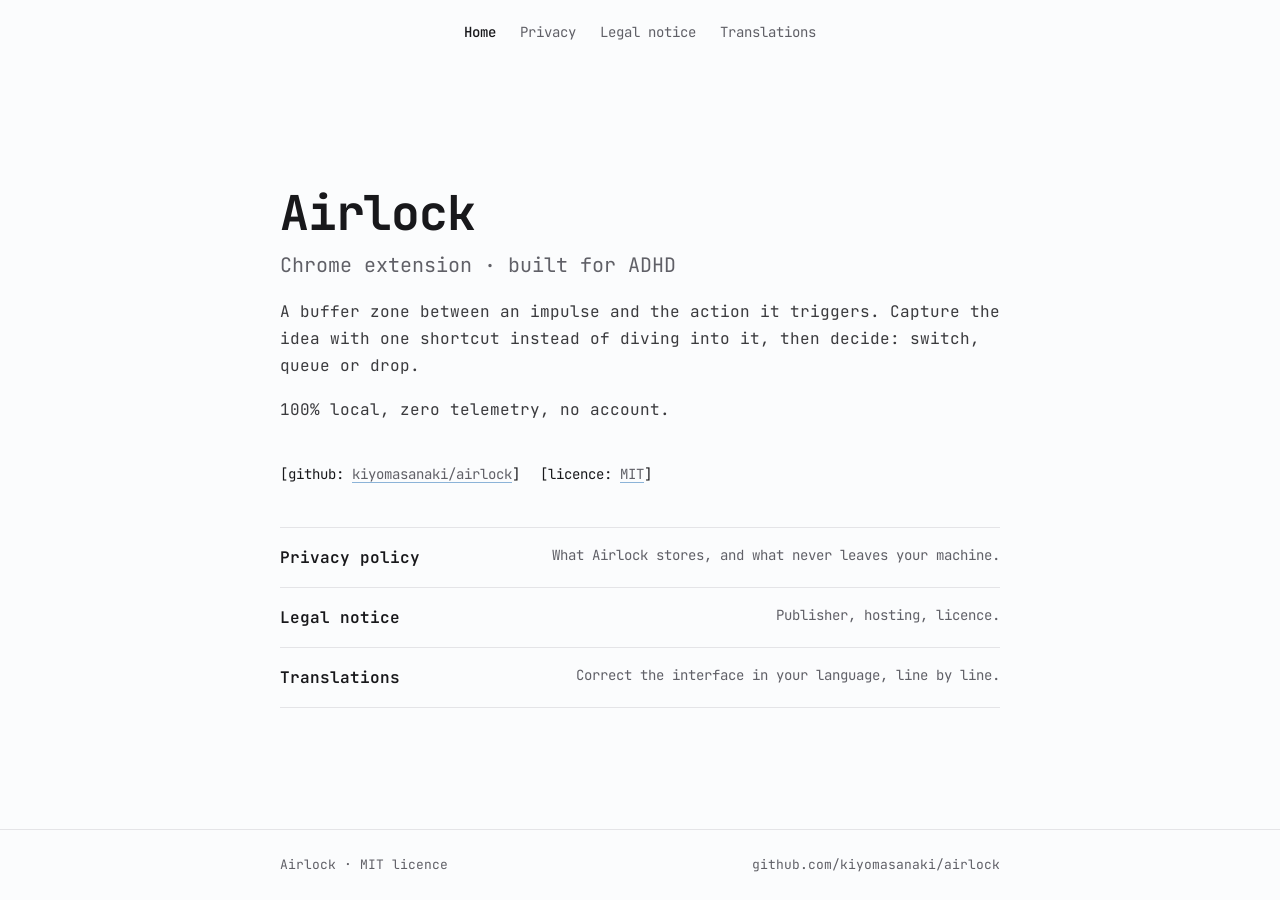
<file: docs/index.html>
<!doctype html>
<html lang="en">
<head>
<meta charset="utf-8">
<meta name="viewport" content="width=device-width, initial-scale=1">
<title>Airlock</title>
<link rel="preload" href="fonts/jetbrains-mono-latin-wght.woff2" as="font" type="font/woff2" crossorigin>
<style>
@font-face { font-family: "JetBrains Mono"; font-style: normal; font-weight: 100 800;
  font-display: swap; src: url(fonts/jetbrains-mono-latin-wght.woff2) format("woff2"); }
:root { --background: #fbfcfd; --foreground: #18181b; --muted: #606067; --card: #ffffff;
  --border: #e4e4e7; --accent: #1d6cb3; --accent-soft: rgba(29, 108, 179, .5); color-scheme: light; }
@media (prefers-color-scheme: dark) {
  :root { --background: #0a0a0c; --foreground: #e4e4e7; --muted: #8e8e96; --card: #121215;
    --border: #262629; --accent: #4497da; --accent-soft: rgba(68, 151, 218, .5); color-scheme: dark; }
}
* { box-sizing: border-box; margin: 0; padding: 0; }
html { -webkit-text-size-adjust: 100%; scroll-padding-top: 80px; }
body { min-height: 100vh; display: flex; flex-direction: column; background: var(--background); color: var(--foreground);
  font: 15px/1.7 "JetBrains Mono", ui-monospace, SFMono-Regular, Menlo, Consolas, monospace;
  -webkit-font-smoothing: antialiased; }
::selection { background: var(--accent); color: var(--background); }
a { color: inherit; text-decoration: none; }
:focus-visible { outline: 2px solid var(--accent); outline-offset: 2px; border-radius: 2px; }

/* sticky centred text nav, as in the theme */
nav { position: sticky; top: 0; z-index: 50; background: color-mix(in srgb, var(--background) 88%, transparent);
  -webkit-backdrop-filter: blur(8px); backdrop-filter: blur(8px); }
nav ul { list-style: none; display: flex; justify-content: center; align-items: center; gap: 24px; height: 64px;
  padding: 0 24px; flex-wrap: wrap; }
nav a { font-size: .875rem; color: var(--muted); transition: color .15s; }
nav a:hover { color: var(--foreground); }
nav a[aria-current="page"] { color: var(--foreground); font-weight: 500; }

main { flex: 1; display: flex; flex-direction: column; width: 100%; max-width: 48rem; margin: 0 auto; padding: 48px 24px 64px; }
main.home { justify-content: center; }

h1 { font-size: 2.25rem; line-height: 1.15; font-weight: 700; letter-spacing: -.025em; text-wrap: balance; margin-bottom: 8px; }
.role { font-size: 1.125rem; color: var(--muted); margin-bottom: 16px; }
.lead { color: color-mix(in srgb, var(--foreground) 85%, transparent); text-wrap: pretty; margin-bottom: 16px; }

/* [label: link] rows */
.contacts { display: flex; flex-wrap: wrap; gap: 8px 20px; margin-top: 24px; font-size: .875rem; }
.contacts a, .prose a { color: var(--muted); text-decoration: underline; text-underline-offset: 3px;
  text-decoration-color: var(--accent-soft); overflow-wrap: anywhere; transition: color .15s, text-decoration-color .15s; }
.contacts a:hover, .prose a:hover { color: var(--accent); text-decoration-color: var(--accent); }

.list { list-style: none; margin-top: 40px; border-top: 1px solid var(--border); }
.list li { border-bottom: 1px solid var(--border); }
.list a { display: flex; flex-wrap: wrap; justify-content: space-between; gap: 4px 16px; padding: 16px 0; transition: color .15s; }
.list a:hover .t { color: var(--accent); }
.list .t { font-weight: 600; }
.list .d { color: var(--muted); font-size: .875rem; }

/* document pages */
.updated { font-size: .875rem; color: var(--muted); margin-bottom: 8px; }
.prose { color: color-mix(in srgb, var(--foreground) 85%, transparent); }
.prose h2 { margin: 40px 0 12px; font-size: 1.25rem; line-height: 1.4; font-weight: 700; letter-spacing: -.01em;
  color: var(--foreground); }
.prose h2::before { content: "## "; color: var(--accent); font-weight: 500; }
.prose h4 { margin: 24px 0 8px; font-size: 1rem; font-weight: 600; color: var(--foreground); }
.prose p, .prose ul { margin-bottom: 16px; }
.prose ul { list-style: none; }
.prose li { position: relative; padding-left: 20px; margin-bottom: 6px; }
.prose li::before { content: "-"; position: absolute; left: 0; color: var(--muted); }
.prose strong { color: var(--foreground); font-weight: 600; }
.prose code { font-family: inherit; font-size: .875em; color: var(--foreground); background: var(--card);
  border: 1px solid var(--border); border-radius: 6px; padding: 1px 6px; overflow-wrap: anywhere; }

footer { border-top: 1px solid var(--border); }
footer div { max-width: 48rem; margin: 0 auto; padding: 24px; display: flex; flex-wrap: wrap; gap: 8px 24px;
  justify-content: space-between; font-size: .8125rem; color: var(--muted); }
footer a:hover { color: var(--foreground); }

@media (min-width: 768px) {
  body { font-size: 16px; }
  h1 { font-size: 3rem; }
  .role { font-size: 1.25rem; }
  main { padding-top: 64px; }
}
@media (prefers-reduced-motion: reduce) { * { transition: none !important; } }

/* translation fixes page */
.tr-tools { display: flex; flex-wrap: wrap; align-items: center; gap: 12px; margin: 24px 0 8px; }
.tr-tools select, .tr-tools button { font: inherit; font-size: .875rem; color: var(--foreground); background: var(--card);
  border: 1px solid var(--border); border-radius: .625rem; padding: 8px 12px; cursor: pointer; }
.tr-tools button.primary { background: var(--accent); border-color: var(--accent); color: var(--background); font-weight: 600; }
.tr-tools button:disabled { opacity: .45; cursor: not-allowed; }
.tr-count { font-size: .875rem; color: var(--muted); }
.tr-note { font-size: .8125rem; color: var(--muted); min-height: 1.2em; }
.tr-list { list-style: none; margin-top: 16px; border-top: 1px solid var(--border); }
.tr-row { padding: 14px 0; border-bottom: 1px solid var(--border); display: grid; gap: 6px; }
.tr-row.changed .tr-input { border-color: var(--accent); }
.tr-row.changed .tr-key::after { content: " · edited"; color: var(--accent); }
.tr-key { font-size: .75rem; color: var(--muted); overflow-wrap: anywhere; }
.tr-en { font-size: .875rem; color: color-mix(in srgb, var(--foreground) 70%, transparent); white-space: pre-wrap; overflow-wrap: anywhere; }
.tr-input { width: 100%; font: inherit; font-size: .9375rem; line-height: 1.5; color: var(--foreground); background: var(--card);
  border: 1px solid var(--border); border-radius: .5rem; padding: 8px 10px; resize: vertical; }
.tr-input:focus { outline: 2px solid var(--accent-soft); outline-offset: 0; }

/* scripts JetBrains Mono does not cover: system fonts, no web font */
:lang(ja) { --script: "Hiragino Sans", "Yu Gothic UI", "Yu Gothic", Meiryo, "Noto Sans CJK JP", "Noto Sans JP"; }
:lang(zh-CN) { --script: "PingFang SC", "Microsoft YaHei", "Noto Sans CJK SC", "Noto Sans SC"; }
:lang(ko) { --script: "Apple SD Gothic Neo", "Malgun Gothic", "Noto Sans CJK KR", "Noto Sans KR"; }
:lang(hi), :lang(mr) { --script: "Nirmala UI", "Kohinoor Devanagari", "Noto Sans Devanagari"; }
:lang(bn) { --script: "Nirmala UI", "Kohinoor Bangla", "Noto Sans Bengali"; }
:lang(ta) { --script: "Nirmala UI", "Tamil Sangam MN", "Noto Sans Tamil"; }
:lang(te) { --script: "Nirmala UI", "Kohinoor Telugu", "Noto Sans Telugu"; }
:lang(ar) { --script: "Segoe UI", "Geeza Pro", "Noto Naskh Arabic", "Noto Sans Arabic"; }
:lang(ur) { --script: "Noto Nastaliq Urdu", "Jameel Noori Nastaleeq", "Segoe UI", "Noto Naskh Arabic"; }
.tr-input:lang(ja), .tr-input:lang(zh-CN), .tr-input:lang(ko), .tr-input:lang(hi), .tr-input:lang(mr), .tr-input:lang(bn),
.tr-input:lang(ta), .tr-input:lang(te), .tr-input:lang(ar), .tr-input:lang(ur), option:lang(ja), option:lang(zh-CN),
option:lang(ko), option:lang(hi), option:lang(mr), option:lang(bn), option:lang(ta), option:lang(te), option:lang(ar),
option:lang(ur) { font-family: "JetBrains Mono", var(--script), system-ui, sans-serif; }
</style>
</head>
<body>
<nav><ul>
<li><a href="index.html" aria-current="page">Home</a></li>
<li><a href="privacy-policy.html">Privacy</a></li>
<li><a href="legal-notice.html">Legal notice</a></li>
<li><a href="translate.html">Translations</a></li>
</ul></nav>
<main class="home">
<h1>Airlock</h1>
<p class="role">Chrome extension · built for ADHD</p>
<p class="lead">A buffer zone between an impulse and the action it triggers. Capture the idea with one
shortcut instead of diving into it, then decide: switch, queue or drop.</p>
<p class="lead">100% local, zero telemetry, no account.</p>
<div class="contacts">
<div>[github: <a href="https://github.com/kiyomasanaki/airlock">kiyomasanaki/airlock</a>]</div>
<div>[licence: <a href="https://github.com/kiyomasanaki/airlock/blob/main/LICENSE">MIT</a>]</div>
</div>
<ul class="list">
<li><a href="privacy-policy.html"><span class="t">Privacy policy</span><span class="d">What Airlock stores, and what never leaves your machine.</span></a></li>
<li><a href="legal-notice.html"><span class="t">Legal notice</span><span class="d">Publisher, hosting, licence.</span></a></li>
<li><a href="translate.html"><span class="t">Translations</span><span class="d">Correct the interface in your language, line by line.</span></a></li>
</ul>
</main>
<footer><div><span>Airlock · MIT licence</span>
<a href="https://github.com/kiyomasanaki/airlock">github.com/kiyomasanaki/airlock</a></div></footer>
</body>
</html>
</file>
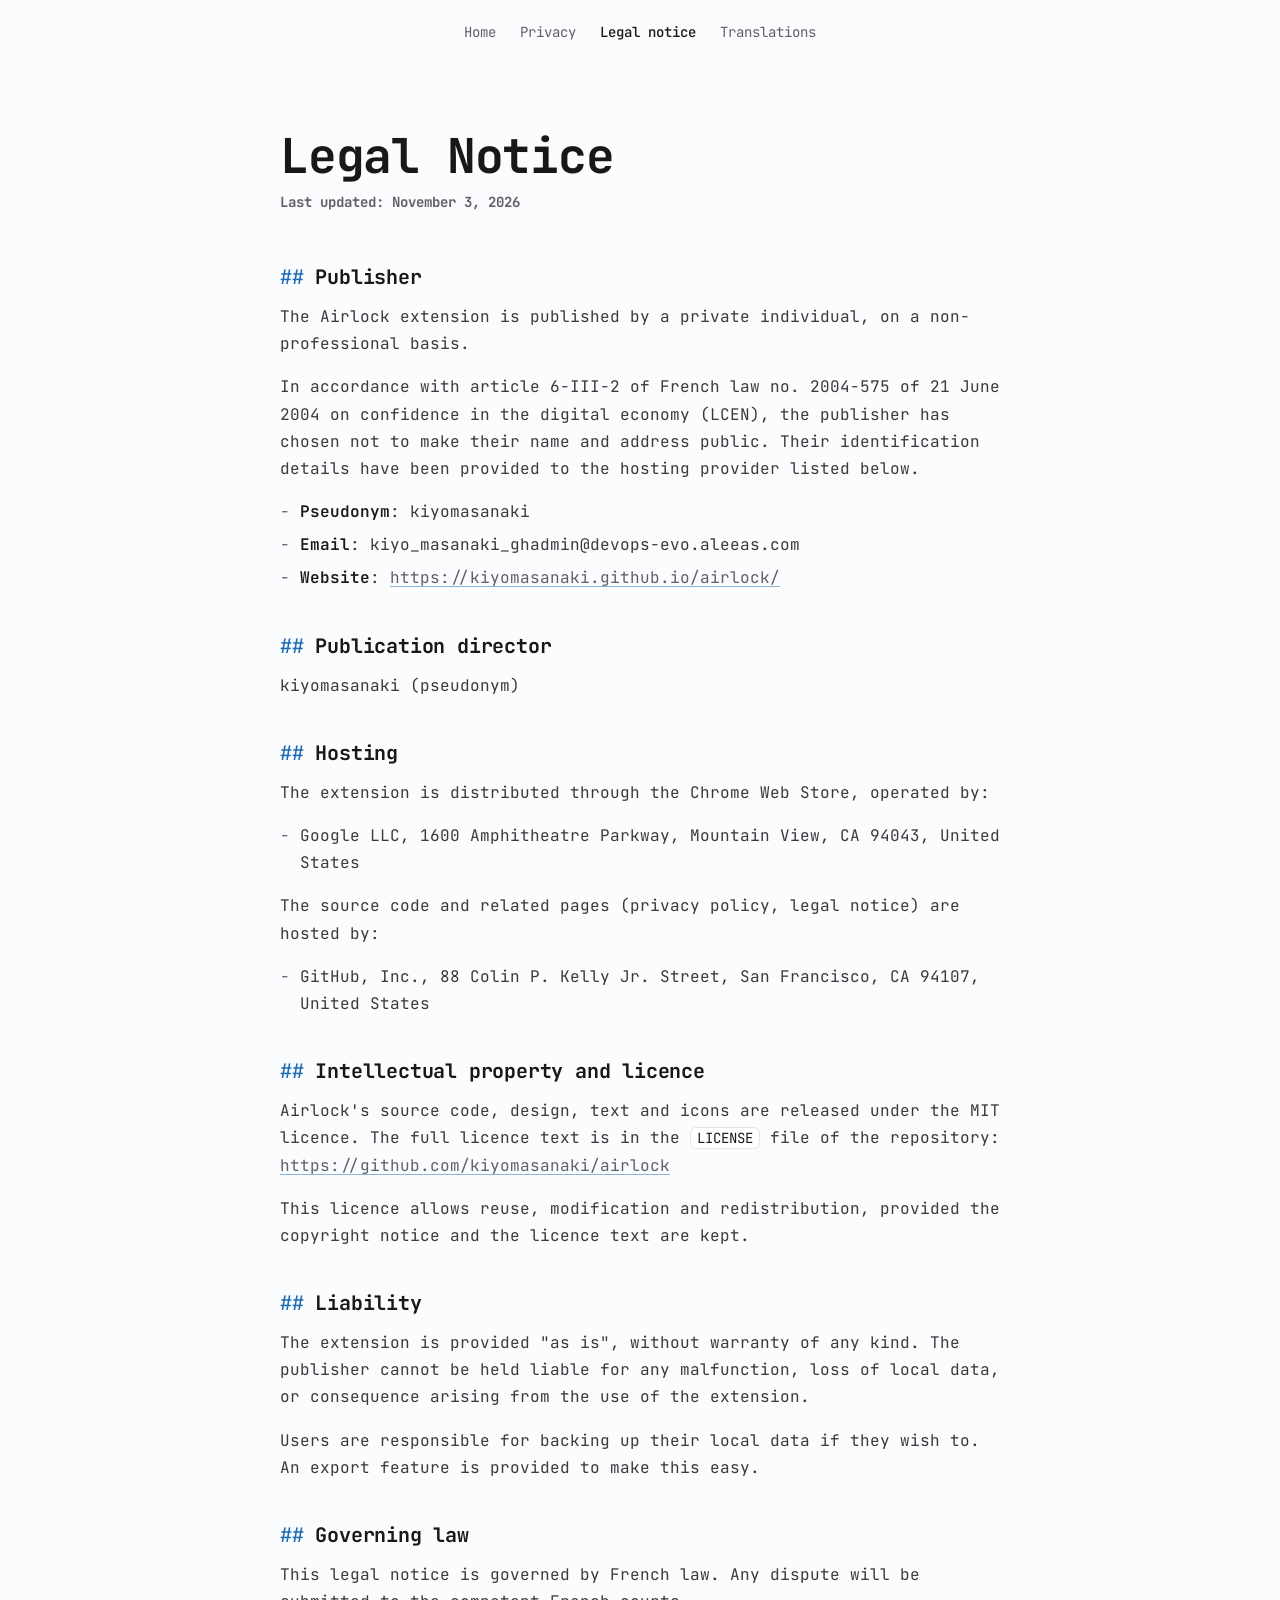
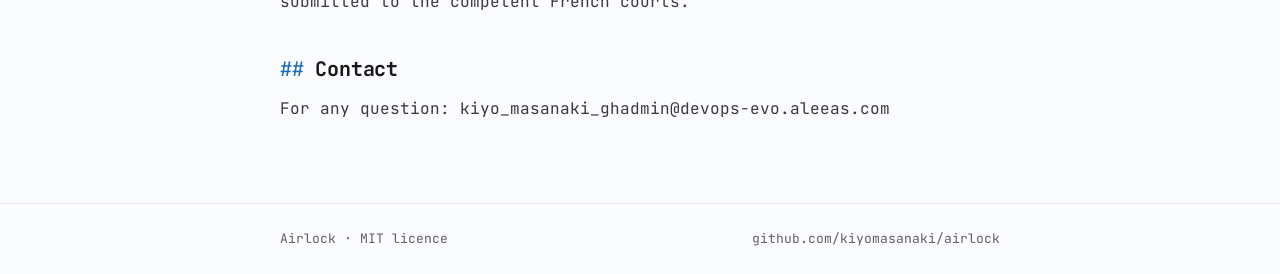
<file: docs/legal-notice.html>
<!doctype html>
<html lang="en">
<head>
<meta charset="utf-8">
<meta name="viewport" content="width=device-width, initial-scale=1">
<title>Legal Notice - Airlock Extension</title>
<link rel="preload" href="fonts/jetbrains-mono-latin-wght.woff2" as="font" type="font/woff2" crossorigin>
<style>
@font-face { font-family: "JetBrains Mono"; font-style: normal; font-weight: 100 800;
  font-display: swap; src: url(fonts/jetbrains-mono-latin-wght.woff2) format("woff2"); }
:root { --background: #fbfcfd; --foreground: #18181b; --muted: #606067; --card: #ffffff;
  --border: #e4e4e7; --accent: #1d6cb3; --accent-soft: rgba(29, 108, 179, .5); color-scheme: light; }
@media (prefers-color-scheme: dark) {
  :root { --background: #0a0a0c; --foreground: #e4e4e7; --muted: #8e8e96; --card: #121215;
    --border: #262629; --accent: #4497da; --accent-soft: rgba(68, 151, 218, .5); color-scheme: dark; }
}
* { box-sizing: border-box; margin: 0; padding: 0; }
html { -webkit-text-size-adjust: 100%; scroll-padding-top: 80px; }
body { min-height: 100vh; display: flex; flex-direction: column; background: var(--background); color: var(--foreground);
  font: 15px/1.7 "JetBrains Mono", ui-monospace, SFMono-Regular, Menlo, Consolas, monospace;
  -webkit-font-smoothing: antialiased; }
::selection { background: var(--accent); color: var(--background); }
a { color: inherit; text-decoration: none; }
:focus-visible { outline: 2px solid var(--accent); outline-offset: 2px; border-radius: 2px; }

/* sticky centred text nav, as in the theme */
nav { position: sticky; top: 0; z-index: 50; background: color-mix(in srgb, var(--background) 88%, transparent);
  -webkit-backdrop-filter: blur(8px); backdrop-filter: blur(8px); }
nav ul { list-style: none; display: flex; justify-content: center; align-items: center; gap: 24px; height: 64px;
  padding: 0 24px; flex-wrap: wrap; }
nav a { font-size: .875rem; color: var(--muted); transition: color .15s; }
nav a:hover { color: var(--foreground); }
nav a[aria-current="page"] { color: var(--foreground); font-weight: 500; }

main { flex: 1; display: flex; flex-direction: column; width: 100%; max-width: 48rem; margin: 0 auto; padding: 48px 24px 64px; }
main.home { justify-content: center; }

h1 { font-size: 2.25rem; line-height: 1.15; font-weight: 700; letter-spacing: -.025em; text-wrap: balance; margin-bottom: 8px; }
.role { font-size: 1.125rem; color: var(--muted); margin-bottom: 16px; }
.lead { color: color-mix(in srgb, var(--foreground) 85%, transparent); text-wrap: pretty; margin-bottom: 16px; }

/* [label: link] rows */
.contacts { display: flex; flex-wrap: wrap; gap: 8px 20px; margin-top: 24px; font-size: .875rem; }
.contacts a, .prose a { color: var(--muted); text-decoration: underline; text-underline-offset: 3px;
  text-decoration-color: var(--accent-soft); overflow-wrap: anywhere; transition: color .15s, text-decoration-color .15s; }
.contacts a:hover, .prose a:hover { color: var(--accent); text-decoration-color: var(--accent); }

.list { list-style: none; margin-top: 40px; border-top: 1px solid var(--border); }
.list li { border-bottom: 1px solid var(--border); }
.list a { display: flex; flex-wrap: wrap; justify-content: space-between; gap: 4px 16px; padding: 16px 0; transition: color .15s; }
.list a:hover .t { color: var(--accent); }
.list .t { font-weight: 600; }
.list .d { color: var(--muted); font-size: .875rem; }

/* document pages */
.updated { font-size: .875rem; color: var(--muted); margin-bottom: 8px; }
.prose { color: color-mix(in srgb, var(--foreground) 85%, transparent); }
.prose h2 { margin: 40px 0 12px; font-size: 1.25rem; line-height: 1.4; font-weight: 700; letter-spacing: -.01em;
  color: var(--foreground); }
.prose h2::before { content: "## "; color: var(--accent); font-weight: 500; }
.prose h4 { margin: 24px 0 8px; font-size: 1rem; font-weight: 600; color: var(--foreground); }
.prose p, .prose ul { margin-bottom: 16px; }
.prose ul { list-style: none; }
.prose li { position: relative; padding-left: 20px; margin-bottom: 6px; }
.prose li::before { content: "-"; position: absolute; left: 0; color: var(--muted); }
.prose strong { color: var(--foreground); font-weight: 600; }
.prose code { font-family: inherit; font-size: .875em; color: var(--foreground); background: var(--card);
  border: 1px solid var(--border); border-radius: 6px; padding: 1px 6px; overflow-wrap: anywhere; }

footer { border-top: 1px solid var(--border); }
footer div { max-width: 48rem; margin: 0 auto; padding: 24px; display: flex; flex-wrap: wrap; gap: 8px 24px;
  justify-content: space-between; font-size: .8125rem; color: var(--muted); }
footer a:hover { color: var(--foreground); }

@media (min-width: 768px) {
  body { font-size: 16px; }
  h1 { font-size: 3rem; }
  .role { font-size: 1.25rem; }
  main { padding-top: 64px; }
}
@media (prefers-reduced-motion: reduce) { * { transition: none !important; } }

/* translation fixes page */
.tr-tools { display: flex; flex-wrap: wrap; align-items: center; gap: 12px; margin: 24px 0 8px; }
.tr-tools select, .tr-tools button { font: inherit; font-size: .875rem; color: var(--foreground); background: var(--card);
  border: 1px solid var(--border); border-radius: .625rem; padding: 8px 12px; cursor: pointer; }
.tr-tools button.primary { background: var(--accent); border-color: var(--accent); color: var(--background); font-weight: 600; }
.tr-tools button:disabled { opacity: .45; cursor: not-allowed; }
.tr-count { font-size: .875rem; color: var(--muted); }
.tr-note { font-size: .8125rem; color: var(--muted); min-height: 1.2em; }
.tr-list { list-style: none; margin-top: 16px; border-top: 1px solid var(--border); }
.tr-row { padding: 14px 0; border-bottom: 1px solid var(--border); display: grid; gap: 6px; }
.tr-row.changed .tr-input { border-color: var(--accent); }
.tr-row.changed .tr-key::after { content: " · edited"; color: var(--accent); }
.tr-key { font-size: .75rem; color: var(--muted); overflow-wrap: anywhere; }
.tr-en { font-size: .875rem; color: color-mix(in srgb, var(--foreground) 70%, transparent); white-space: pre-wrap; overflow-wrap: anywhere; }
.tr-input { width: 100%; font: inherit; font-size: .9375rem; line-height: 1.5; color: var(--foreground); background: var(--card);
  border: 1px solid var(--border); border-radius: .5rem; padding: 8px 10px; resize: vertical; }
.tr-input:focus { outline: 2px solid var(--accent-soft); outline-offset: 0; }

/* scripts JetBrains Mono does not cover: system fonts, no web font */
:lang(ja) { --script: "Hiragino Sans", "Yu Gothic UI", "Yu Gothic", Meiryo, "Noto Sans CJK JP", "Noto Sans JP"; }
:lang(zh-CN) { --script: "PingFang SC", "Microsoft YaHei", "Noto Sans CJK SC", "Noto Sans SC"; }
:lang(ko) { --script: "Apple SD Gothic Neo", "Malgun Gothic", "Noto Sans CJK KR", "Noto Sans KR"; }
:lang(hi), :lang(mr) { --script: "Nirmala UI", "Kohinoor Devanagari", "Noto Sans Devanagari"; }
:lang(bn) { --script: "Nirmala UI", "Kohinoor Bangla", "Noto Sans Bengali"; }
:lang(ta) { --script: "Nirmala UI", "Tamil Sangam MN", "Noto Sans Tamil"; }
:lang(te) { --script: "Nirmala UI", "Kohinoor Telugu", "Noto Sans Telugu"; }
:lang(ar) { --script: "Segoe UI", "Geeza Pro", "Noto Naskh Arabic", "Noto Sans Arabic"; }
:lang(ur) { --script: "Noto Nastaliq Urdu", "Jameel Noori Nastaleeq", "Segoe UI", "Noto Naskh Arabic"; }
.tr-input:lang(ja), .tr-input:lang(zh-CN), .tr-input:lang(ko), .tr-input:lang(hi), .tr-input:lang(mr), .tr-input:lang(bn),
.tr-input:lang(ta), .tr-input:lang(te), .tr-input:lang(ar), .tr-input:lang(ur), option:lang(ja), option:lang(zh-CN),
option:lang(ko), option:lang(hi), option:lang(mr), option:lang(bn), option:lang(ta), option:lang(te), option:lang(ar),
option:lang(ur) { font-family: "JetBrains Mono", var(--script), system-ui, sans-serif; }
</style>
</head>
<body>
<nav><ul>
<li><a href="index.html">Home</a></li>
<li><a href="privacy-policy.html">Privacy</a></li>
<li><a href="legal-notice.html" aria-current="page">Legal notice</a></li>
<li><a href="translate.html">Translations</a></li>
</ul></nav>
<main><h1>Legal Notice</h1><p class="updated"><strong>Last updated: November 3, 2026</strong></p>
<div class="prose">
<h2>Publisher</h2>
<p>The Airlock extension is published by a private individual, on a non-professional basis.</p>
<p>In accordance with article 6-III-2 of French law no. 2004-575 of 21 June 2004 on confidence in the digital economy (LCEN), the publisher has chosen not to make their name and address public. Their identification details have been provided to the hosting provider listed below.</p>
<ul>
<li><strong>Pseudonym</strong>: kiyomasanaki</li>
<li><strong>Email</strong>: kiyo_masanaki_ghadmin@devops-evo.aleeas.com</li>
<li><strong>Website</strong>: <a href="https://kiyomasanaki.github.io/airlock/">https://kiyomasanaki.github.io/airlock/</a></li>
</ul>
<h2>Publication director</h2>
<p>kiyomasanaki (pseudonym)</p>
<h2>Hosting</h2>
<p>The extension is distributed through the Chrome Web Store, operated by:</p>
<ul>
<li>Google LLC, 1600 Amphitheatre Parkway, Mountain View, CA 94043, United States</li>
</ul>
<p>The source code and related pages (privacy policy, legal notice) are hosted by:</p>
<ul>
<li>GitHub, Inc., 88 Colin P. Kelly Jr. Street, San Francisco, CA 94107, United States</li>
</ul>
<h2>Intellectual property and licence</h2>
<p>Airlock's source code, design, text and icons are released under the MIT licence. The full licence text is in the <code>LICENSE</code> file of the repository: <a href="https://github.com/kiyomasanaki/airlock">https://github.com/kiyomasanaki/airlock</a></p>
<p>This licence allows reuse, modification and redistribution, provided the copyright notice and the licence text are kept.</p>
<h2>Liability</h2>
<p>The extension is provided "as is", without warranty of any kind. The publisher cannot be held liable for any malfunction, loss of local data, or consequence arising from the use of the extension.</p>
<p>Users are responsible for backing up their local data if they wish to. An export feature is provided to make this easy.</p>
<h2>Governing law</h2>
<p>This legal notice is governed by French law. Any dispute will be submitted to the competent French courts.</p>
<h2>Contact</h2>
<p>For any question: kiyo_masanaki_ghadmin@devops-evo.aleeas.com</p>
</div></main>
<footer><div><span>Airlock · MIT licence</span>
<a href="https://github.com/kiyomasanaki/airlock">github.com/kiyomasanaki/airlock</a></div></footer>
</body>
</html>
</file>
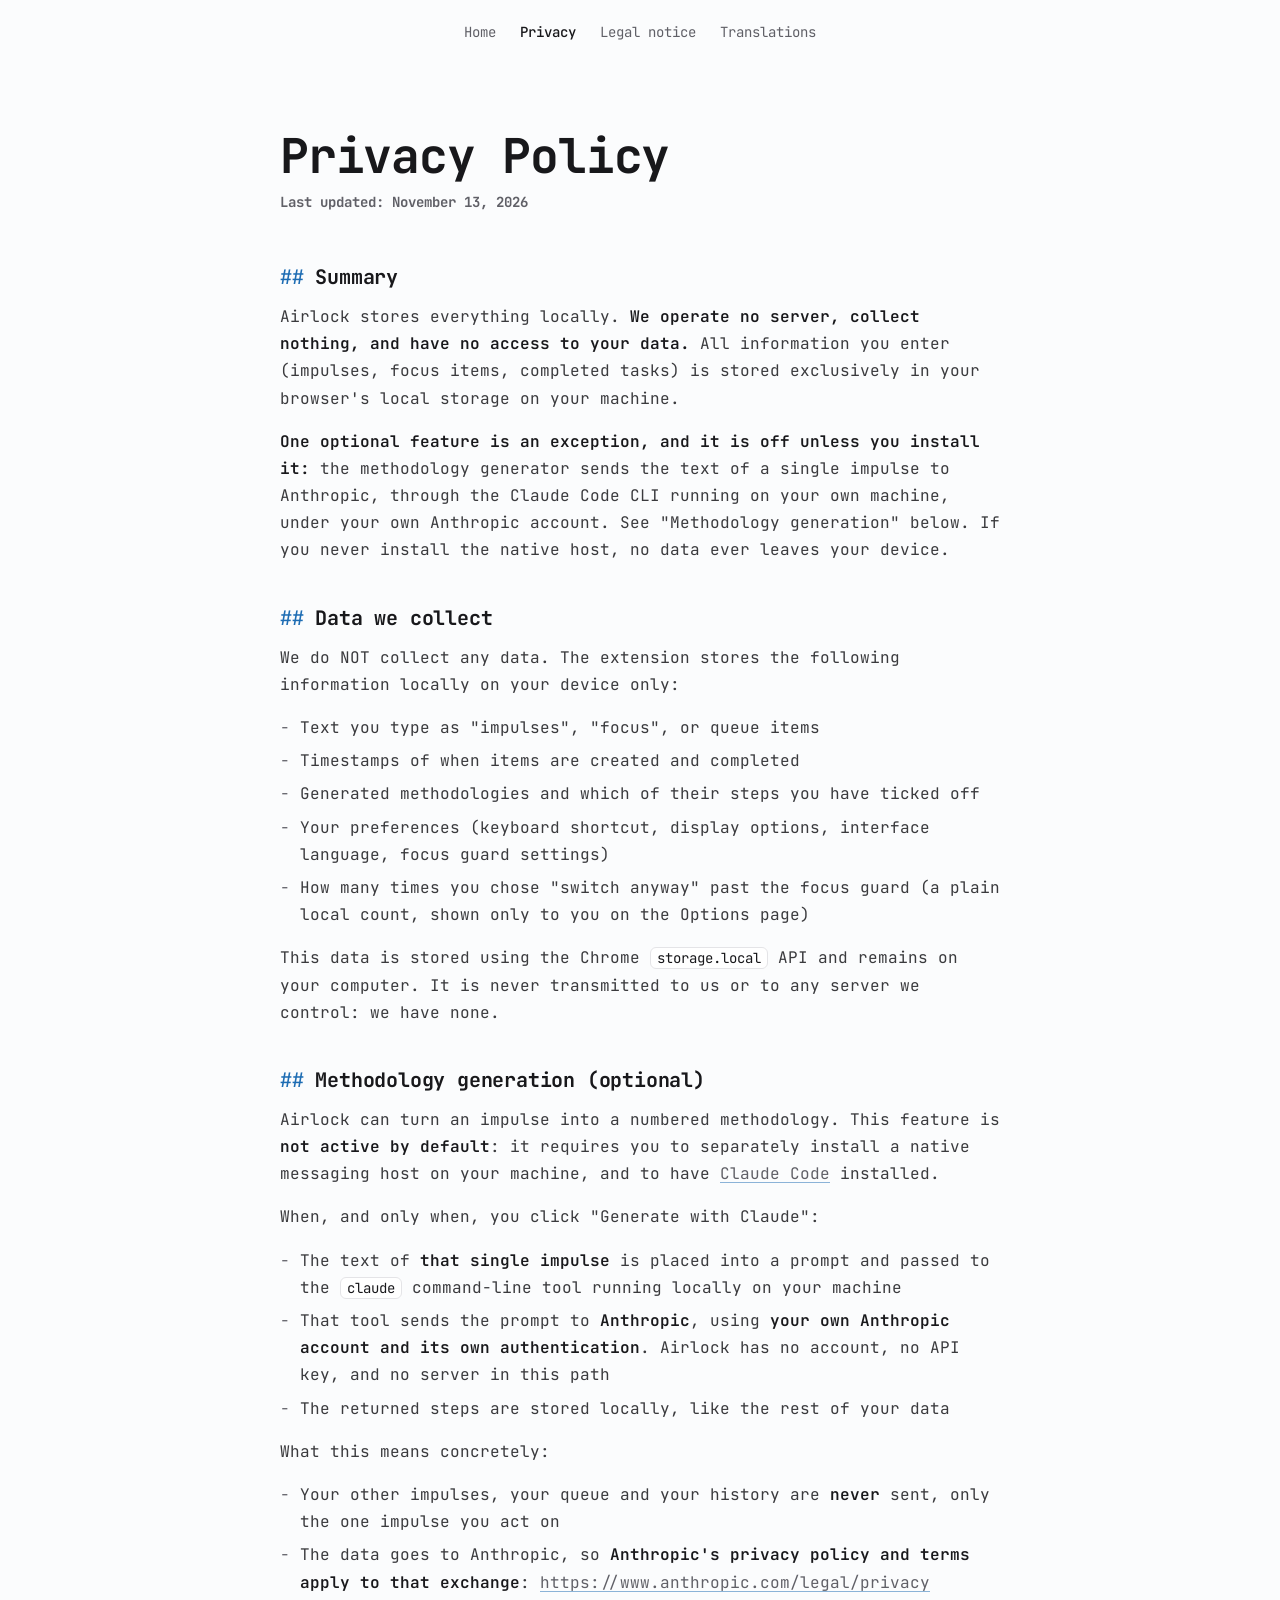
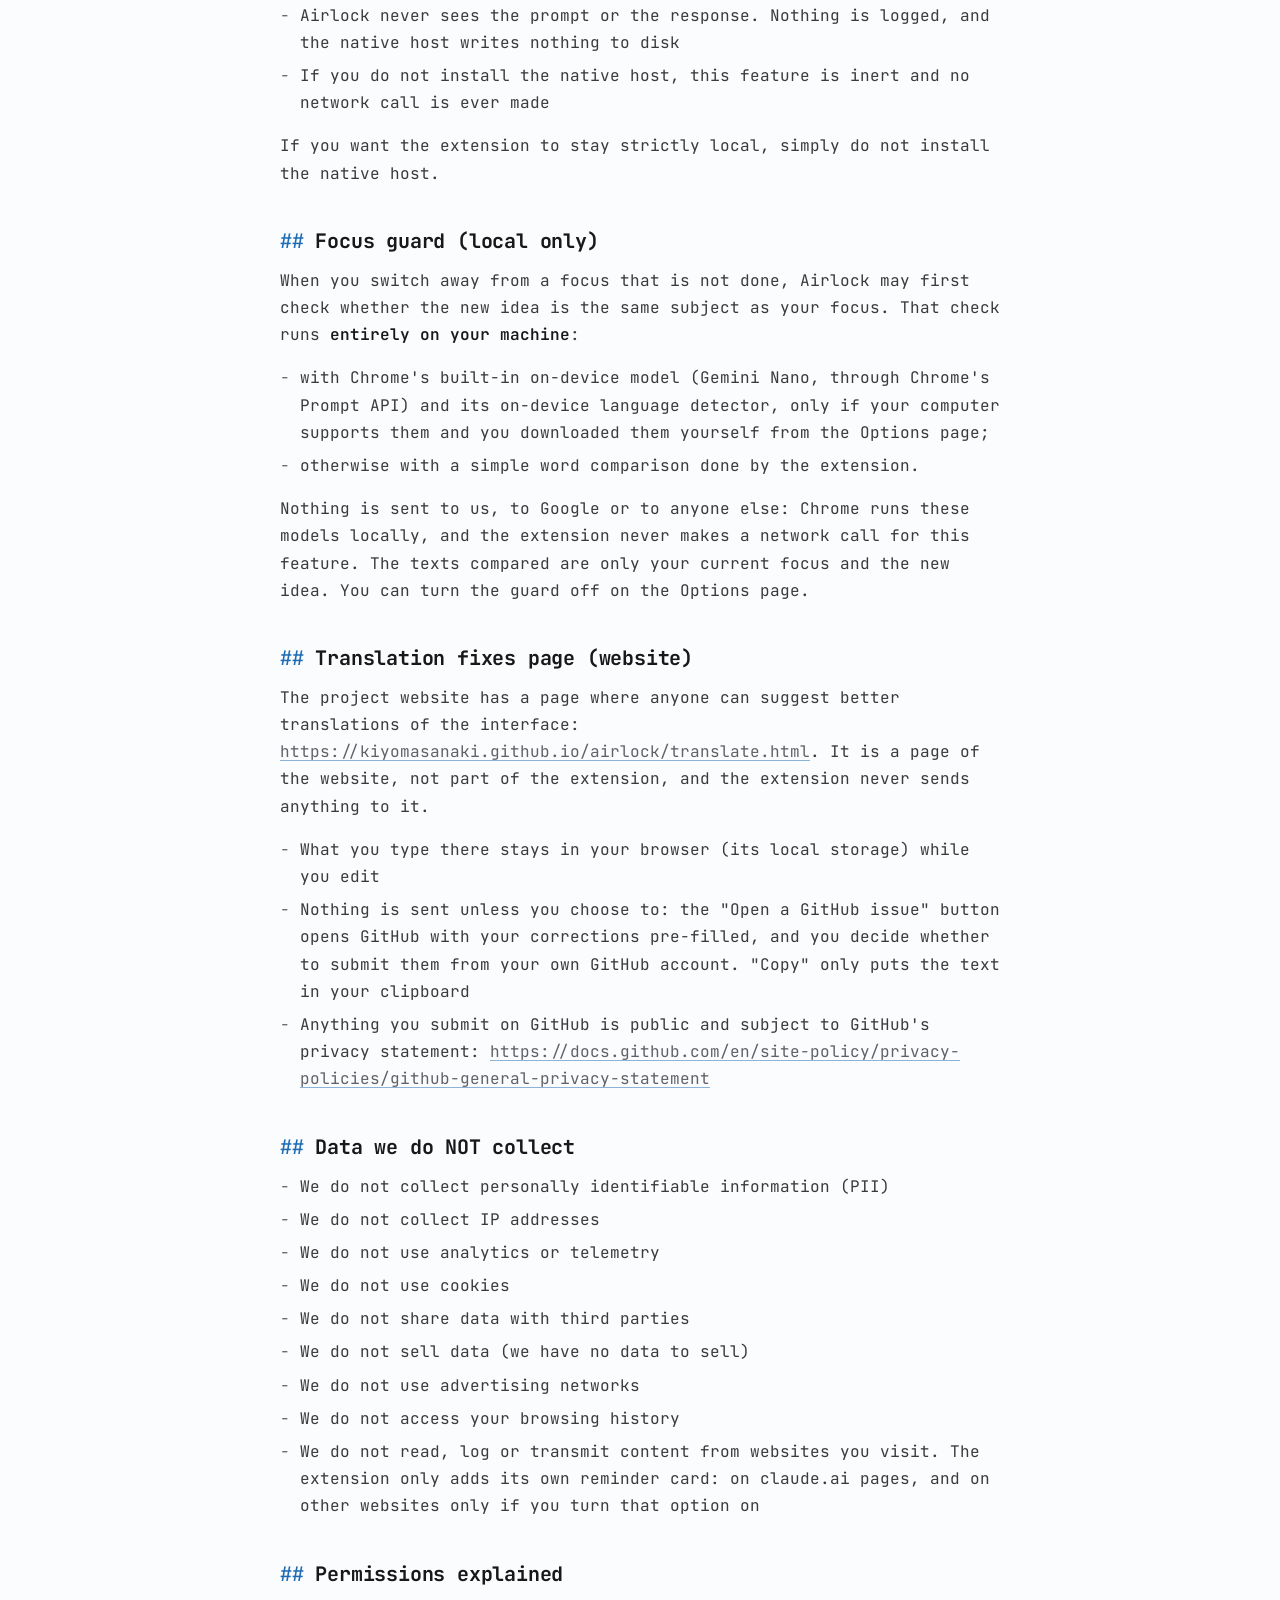
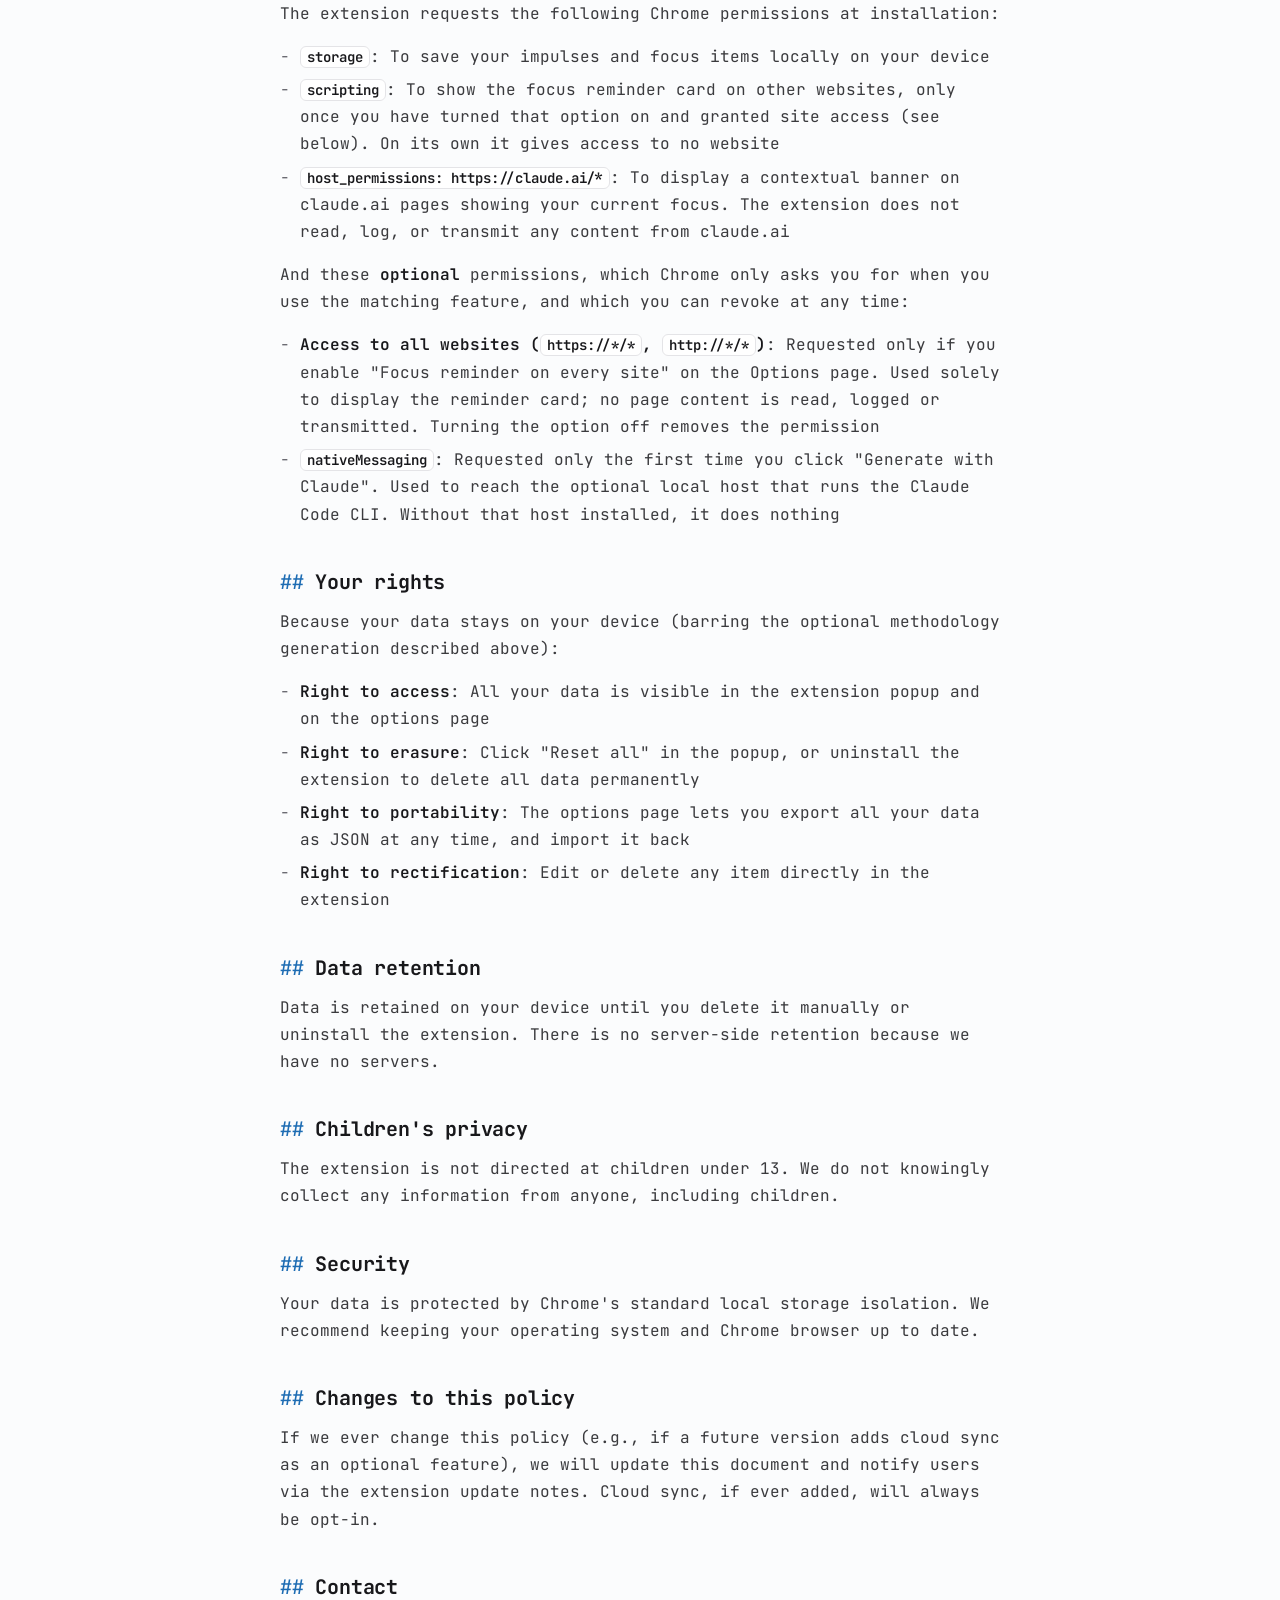
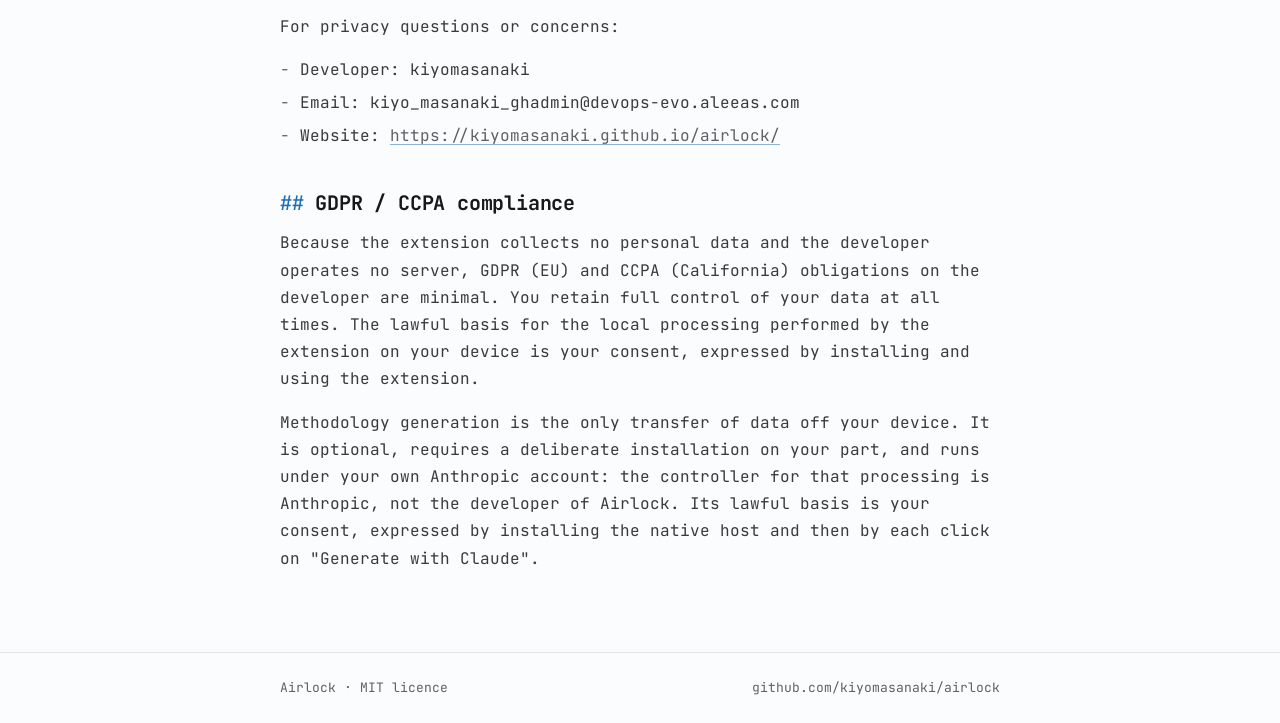
<file: docs/privacy-policy.html>
<!doctype html>
<html lang="en">
<head>
<meta charset="utf-8">
<meta name="viewport" content="width=device-width, initial-scale=1">
<title>Privacy Policy - Airlock Extension</title>
<link rel="preload" href="fonts/jetbrains-mono-latin-wght.woff2" as="font" type="font/woff2" crossorigin>
<style>
@font-face { font-family: "JetBrains Mono"; font-style: normal; font-weight: 100 800;
  font-display: swap; src: url(fonts/jetbrains-mono-latin-wght.woff2) format("woff2"); }
:root { --background: #fbfcfd; --foreground: #18181b; --muted: #606067; --card: #ffffff;
  --border: #e4e4e7; --accent: #1d6cb3; --accent-soft: rgba(29, 108, 179, .5); color-scheme: light; }
@media (prefers-color-scheme: dark) {
  :root { --background: #0a0a0c; --foreground: #e4e4e7; --muted: #8e8e96; --card: #121215;
    --border: #262629; --accent: #4497da; --accent-soft: rgba(68, 151, 218, .5); color-scheme: dark; }
}
* { box-sizing: border-box; margin: 0; padding: 0; }
html { -webkit-text-size-adjust: 100%; scroll-padding-top: 80px; }
body { min-height: 100vh; display: flex; flex-direction: column; background: var(--background); color: var(--foreground);
  font: 15px/1.7 "JetBrains Mono", ui-monospace, SFMono-Regular, Menlo, Consolas, monospace;
  -webkit-font-smoothing: antialiased; }
::selection { background: var(--accent); color: var(--background); }
a { color: inherit; text-decoration: none; }
:focus-visible { outline: 2px solid var(--accent); outline-offset: 2px; border-radius: 2px; }

/* sticky centred text nav, as in the theme */
nav { position: sticky; top: 0; z-index: 50; background: color-mix(in srgb, var(--background) 88%, transparent);
  -webkit-backdrop-filter: blur(8px); backdrop-filter: blur(8px); }
nav ul { list-style: none; display: flex; justify-content: center; align-items: center; gap: 24px; height: 64px;
  padding: 0 24px; flex-wrap: wrap; }
nav a { font-size: .875rem; color: var(--muted); transition: color .15s; }
nav a:hover { color: var(--foreground); }
nav a[aria-current="page"] { color: var(--foreground); font-weight: 500; }

main { flex: 1; display: flex; flex-direction: column; width: 100%; max-width: 48rem; margin: 0 auto; padding: 48px 24px 64px; }
main.home { justify-content: center; }

h1 { font-size: 2.25rem; line-height: 1.15; font-weight: 700; letter-spacing: -.025em; text-wrap: balance; margin-bottom: 8px; }
.role { font-size: 1.125rem; color: var(--muted); margin-bottom: 16px; }
.lead { color: color-mix(in srgb, var(--foreground) 85%, transparent); text-wrap: pretty; margin-bottom: 16px; }

/* [label: link] rows */
.contacts { display: flex; flex-wrap: wrap; gap: 8px 20px; margin-top: 24px; font-size: .875rem; }
.contacts a, .prose a { color: var(--muted); text-decoration: underline; text-underline-offset: 3px;
  text-decoration-color: var(--accent-soft); overflow-wrap: anywhere; transition: color .15s, text-decoration-color .15s; }
.contacts a:hover, .prose a:hover { color: var(--accent); text-decoration-color: var(--accent); }

.list { list-style: none; margin-top: 40px; border-top: 1px solid var(--border); }
.list li { border-bottom: 1px solid var(--border); }
.list a { display: flex; flex-wrap: wrap; justify-content: space-between; gap: 4px 16px; padding: 16px 0; transition: color .15s; }
.list a:hover .t { color: var(--accent); }
.list .t { font-weight: 600; }
.list .d { color: var(--muted); font-size: .875rem; }

/* document pages */
.updated { font-size: .875rem; color: var(--muted); margin-bottom: 8px; }
.prose { color: color-mix(in srgb, var(--foreground) 85%, transparent); }
.prose h2 { margin: 40px 0 12px; font-size: 1.25rem; line-height: 1.4; font-weight: 700; letter-spacing: -.01em;
  color: var(--foreground); }
.prose h2::before { content: "## "; color: var(--accent); font-weight: 500; }
.prose h4 { margin: 24px 0 8px; font-size: 1rem; font-weight: 600; color: var(--foreground); }
.prose p, .prose ul { margin-bottom: 16px; }
.prose ul { list-style: none; }
.prose li { position: relative; padding-left: 20px; margin-bottom: 6px; }
.prose li::before { content: "-"; position: absolute; left: 0; color: var(--muted); }
.prose strong { color: var(--foreground); font-weight: 600; }
.prose code { font-family: inherit; font-size: .875em; color: var(--foreground); background: var(--card);
  border: 1px solid var(--border); border-radius: 6px; padding: 1px 6px; overflow-wrap: anywhere; }

footer { border-top: 1px solid var(--border); }
footer div { max-width: 48rem; margin: 0 auto; padding: 24px; display: flex; flex-wrap: wrap; gap: 8px 24px;
  justify-content: space-between; font-size: .8125rem; color: var(--muted); }
footer a:hover { color: var(--foreground); }

@media (min-width: 768px) {
  body { font-size: 16px; }
  h1 { font-size: 3rem; }
  .role { font-size: 1.25rem; }
  main { padding-top: 64px; }
}
@media (prefers-reduced-motion: reduce) { * { transition: none !important; } }

/* translation fixes page */
.tr-tools { display: flex; flex-wrap: wrap; align-items: center; gap: 12px; margin: 24px 0 8px; }
.tr-tools select, .tr-tools button { font: inherit; font-size: .875rem; color: var(--foreground); background: var(--card);
  border: 1px solid var(--border); border-radius: .625rem; padding: 8px 12px; cursor: pointer; }
.tr-tools button.primary { background: var(--accent); border-color: var(--accent); color: var(--background); font-weight: 600; }
.tr-tools button:disabled { opacity: .45; cursor: not-allowed; }
.tr-count { font-size: .875rem; color: var(--muted); }
.tr-note { font-size: .8125rem; color: var(--muted); min-height: 1.2em; }
.tr-list { list-style: none; margin-top: 16px; border-top: 1px solid var(--border); }
.tr-row { padding: 14px 0; border-bottom: 1px solid var(--border); display: grid; gap: 6px; }
.tr-row.changed .tr-input { border-color: var(--accent); }
.tr-row.changed .tr-key::after { content: " · edited"; color: var(--accent); }
.tr-key { font-size: .75rem; color: var(--muted); overflow-wrap: anywhere; }
.tr-en { font-size: .875rem; color: color-mix(in srgb, var(--foreground) 70%, transparent); white-space: pre-wrap; overflow-wrap: anywhere; }
.tr-input { width: 100%; font: inherit; font-size: .9375rem; line-height: 1.5; color: var(--foreground); background: var(--card);
  border: 1px solid var(--border); border-radius: .5rem; padding: 8px 10px; resize: vertical; }
.tr-input:focus { outline: 2px solid var(--accent-soft); outline-offset: 0; }

/* scripts JetBrains Mono does not cover: system fonts, no web font */
:lang(ja) { --script: "Hiragino Sans", "Yu Gothic UI", "Yu Gothic", Meiryo, "Noto Sans CJK JP", "Noto Sans JP"; }
:lang(zh-CN) { --script: "PingFang SC", "Microsoft YaHei", "Noto Sans CJK SC", "Noto Sans SC"; }
:lang(ko) { --script: "Apple SD Gothic Neo", "Malgun Gothic", "Noto Sans CJK KR", "Noto Sans KR"; }
:lang(hi), :lang(mr) { --script: "Nirmala UI", "Kohinoor Devanagari", "Noto Sans Devanagari"; }
:lang(bn) { --script: "Nirmala UI", "Kohinoor Bangla", "Noto Sans Bengali"; }
:lang(ta) { --script: "Nirmala UI", "Tamil Sangam MN", "Noto Sans Tamil"; }
:lang(te) { --script: "Nirmala UI", "Kohinoor Telugu", "Noto Sans Telugu"; }
:lang(ar) { --script: "Segoe UI", "Geeza Pro", "Noto Naskh Arabic", "Noto Sans Arabic"; }
:lang(ur) { --script: "Noto Nastaliq Urdu", "Jameel Noori Nastaleeq", "Segoe UI", "Noto Naskh Arabic"; }
.tr-input:lang(ja), .tr-input:lang(zh-CN), .tr-input:lang(ko), .tr-input:lang(hi), .tr-input:lang(mr), .tr-input:lang(bn),
.tr-input:lang(ta), .tr-input:lang(te), .tr-input:lang(ar), .tr-input:lang(ur), option:lang(ja), option:lang(zh-CN),
option:lang(ko), option:lang(hi), option:lang(mr), option:lang(bn), option:lang(ta), option:lang(te), option:lang(ar),
option:lang(ur) { font-family: "JetBrains Mono", var(--script), system-ui, sans-serif; }
</style>
</head>
<body>
<nav><ul>
<li><a href="index.html">Home</a></li>
<li><a href="privacy-policy.html" aria-current="page">Privacy</a></li>
<li><a href="legal-notice.html">Legal notice</a></li>
<li><a href="translate.html">Translations</a></li>
</ul></nav>
<main><h1>Privacy Policy</h1><p class="updated"><strong>Last updated: November 13, 2026</strong></p>
<div class="prose">
<h2>Summary</h2>
<p>Airlock stores everything locally. <strong>We operate no server, collect nothing, and have no access to your data.</strong> All information you enter (impulses, focus items, completed tasks) is stored exclusively in your browser's local storage on your machine.</p>
<p><strong>One optional feature is an exception, and it is off unless you install it:</strong> the methodology generator sends the text of a single impulse to Anthropic, through the Claude Code CLI running on your own machine, under your own Anthropic account. See "Methodology generation" below. If you never install the native host, no data ever leaves your device.</p>
<h2>Data we collect</h2>
<p>We do NOT collect any data. The extension stores the following information locally on your device only:</p>
<ul>
<li>Text you type as "impulses", "focus", or queue items</li>
<li>Timestamps of when items are created and completed</li>
<li>Generated methodologies and which of their steps you have ticked off</li>
<li>Your preferences (keyboard shortcut, display options, interface language, focus guard settings)</li>
<li>How many times you chose "switch anyway" past the focus guard (a plain local count, shown only to you on the Options page)</li>
</ul>
<p>This data is stored using the Chrome <code>storage.local</code> API and remains on your computer. It is never transmitted to us or to any server we control: we have none.</p>
<h2>Methodology generation (optional)</h2>
<p>Airlock can turn an impulse into a numbered methodology. This feature is <strong>not active by default</strong>: it requires you to separately install a native messaging host on your machine, and to have <a href="https://claude.com/claude-code">Claude Code</a> installed.</p>
<p>When, and only when, you click "Generate with Claude":</p>
<ul>
<li>The text of <strong>that single impulse</strong> is placed into a prompt and passed to the <code>claude</code> command-line tool running locally on your machine</li>
<li>That tool sends the prompt to <strong>Anthropic</strong>, using <strong>your own Anthropic account and its own authentication</strong>. Airlock has no account, no API key, and no server in this path</li>
<li>The returned steps are stored locally, like the rest of your data</li>
</ul>
<p>What this means concretely:</p>
<ul>
<li>Your other impulses, your queue and your history are <strong>never</strong> sent, only the one impulse you act on</li>
<li>The data goes to Anthropic, so <strong>Anthropic's privacy policy and terms apply to that exchange</strong>: <a href="https://www.anthropic.com/legal/privacy">https://www.anthropic.com/legal/privacy</a></li>
<li>Airlock never sees the prompt or the response. Nothing is logged, and the native host writes nothing to disk</li>
<li>If you do not install the native host, this feature is inert and no network call is ever made</li>
</ul>
<p>If you want the extension to stay strictly local, simply do not install the native host.</p>
<h2>Focus guard (local only)</h2>
<p>When you switch away from a focus that is not done, Airlock may first check whether the new idea is the same subject as your focus. That check runs <strong>entirely on your machine</strong>:</p>
<ul>
<li>with Chrome's built-in on-device model (Gemini Nano, through Chrome's Prompt API) and its on-device language detector, only if your computer supports them and you downloaded them yourself from the Options page;</li>
<li>otherwise with a simple word comparison done by the extension.</li>
</ul>
<p>Nothing is sent to us, to Google or to anyone else: Chrome runs these models locally, and the extension never makes a network call for this feature. The texts compared are only your current focus and the new idea. You can turn the guard off on the Options page.</p>
<h2>Translation fixes page (website)</h2>
<p>The project website has a page where anyone can suggest better translations of the interface: <a href="https://kiyomasanaki.github.io/airlock/translate.html">https://kiyomasanaki.github.io/airlock/translate.html</a>. It is a page of the website, not part of the extension, and the extension never sends anything to it.</p>
<ul>
<li>What you type there stays in your browser (its local storage) while you edit</li>
<li>Nothing is sent unless you choose to: the "Open a GitHub issue" button opens GitHub with your corrections pre-filled, and you decide whether to submit them from your own GitHub account. "Copy" only puts the text in your clipboard</li>
<li>Anything you submit on GitHub is public and subject to GitHub's privacy statement: <a href="https://docs.github.com/en/site-policy/privacy-policies/github-general-privacy-statement">https://docs.github.com/en/site-policy/privacy-policies/github-general-privacy-statement</a></li>
</ul>
<h2>Data we do NOT collect</h2>
<ul>
<li>We do not collect personally identifiable information (PII)</li>
<li>We do not collect IP addresses</li>
<li>We do not use analytics or telemetry</li>
<li>We do not use cookies</li>
<li>We do not share data with third parties</li>
<li>We do not sell data (we have no data to sell)</li>
<li>We do not use advertising networks</li>
<li>We do not access your browsing history</li>
<li>We do not read, log or transmit content from websites you visit. The extension only adds its own reminder card: on claude.ai pages, and on other websites only if you turn that option on</li>
</ul>
<h2>Permissions explained</h2>
<p>The extension requests the following Chrome permissions at installation:</p>
<ul>
<li><strong><code>storage</code></strong>: To save your impulses and focus items locally on your device</li>
<li><strong><code>scripting</code></strong>: To show the focus reminder card on other websites, only once you have turned that option on and granted site access (see below). On its own it gives access to no website</li>
<li><strong><code>host_permissions: https://claude.ai/*</code></strong>: To display a contextual banner on claude.ai pages showing your current focus. The extension does not read, log, or transmit any content from claude.ai</li>
</ul>
<p>And these <strong>optional</strong> permissions, which Chrome only asks you for when you use the matching feature, and which you can revoke at any time:</p>
<ul>
<li><strong>Access to all websites (<code>https://*/*</code>, <code>http://*/*</code>)</strong>: Requested only if you enable "Focus reminder on every site" on the Options page. Used solely to display the reminder card; no page content is read, logged or transmitted. Turning the option off removes the permission</li>
<li><strong><code>nativeMessaging</code></strong>: Requested only the first time you click "Generate with Claude". Used to reach the optional local host that runs the Claude Code CLI. Without that host installed, it does nothing</li>
</ul>
<h2>Your rights</h2>
<p>Because your data stays on your device (barring the optional methodology generation described above):</p>
<ul>
<li><strong>Right to access</strong>: All your data is visible in the extension popup and on the options page</li>
<li><strong>Right to erasure</strong>: Click "Reset all" in the popup, or uninstall the extension to delete all data permanently</li>
<li><strong>Right to portability</strong>: The options page lets you export all your data as JSON at any time, and import it back</li>
<li><strong>Right to rectification</strong>: Edit or delete any item directly in the extension</li>
</ul>
<h2>Data retention</h2>
<p>Data is retained on your device until you delete it manually or uninstall the extension. There is no server-side retention because we have no servers.</p>
<h2>Children's privacy</h2>
<p>The extension is not directed at children under 13. We do not knowingly collect any information from anyone, including children.</p>
<h2>Security</h2>
<p>Your data is protected by Chrome's standard local storage isolation. We recommend keeping your operating system and Chrome browser up to date.</p>
<h2>Changes to this policy</h2>
<p>If we ever change this policy (e.g., if a future version adds cloud sync as an optional feature), we will update this document and notify users via the extension update notes. Cloud sync, if ever added, will always be opt-in.</p>
<h2>Contact</h2>
<p>For privacy questions or concerns:</p>
<ul>
<li>Developer: kiyomasanaki</li>
<li>Email: kiyo_masanaki_ghadmin@devops-evo.aleeas.com</li>
<li>Website: <a href="https://kiyomasanaki.github.io/airlock/">https://kiyomasanaki.github.io/airlock/</a></li>
</ul>
<h2>GDPR / CCPA compliance</h2>
<p>Because the extension collects no personal data and the developer operates no server, GDPR (EU) and CCPA (California) obligations on the developer are minimal. You retain full control of your data at all times. The lawful basis for the local processing performed by the extension on your device is your consent, expressed by installing and using the extension.</p>
<p>Methodology generation is the only transfer of data off your device. It is optional, requires a deliberate installation on your part, and runs under your own Anthropic account: the controller for that processing is Anthropic, not the developer of Airlock. Its lawful basis is your consent, expressed by installing the native host and then by each click on "Generate with Claude".</p>
</div></main>
<footer><div><span>Airlock · MIT licence</span>
<a href="https://github.com/kiyomasanaki/airlock">github.com/kiyomasanaki/airlock</a></div></footer>
</body>
</html>
</file>
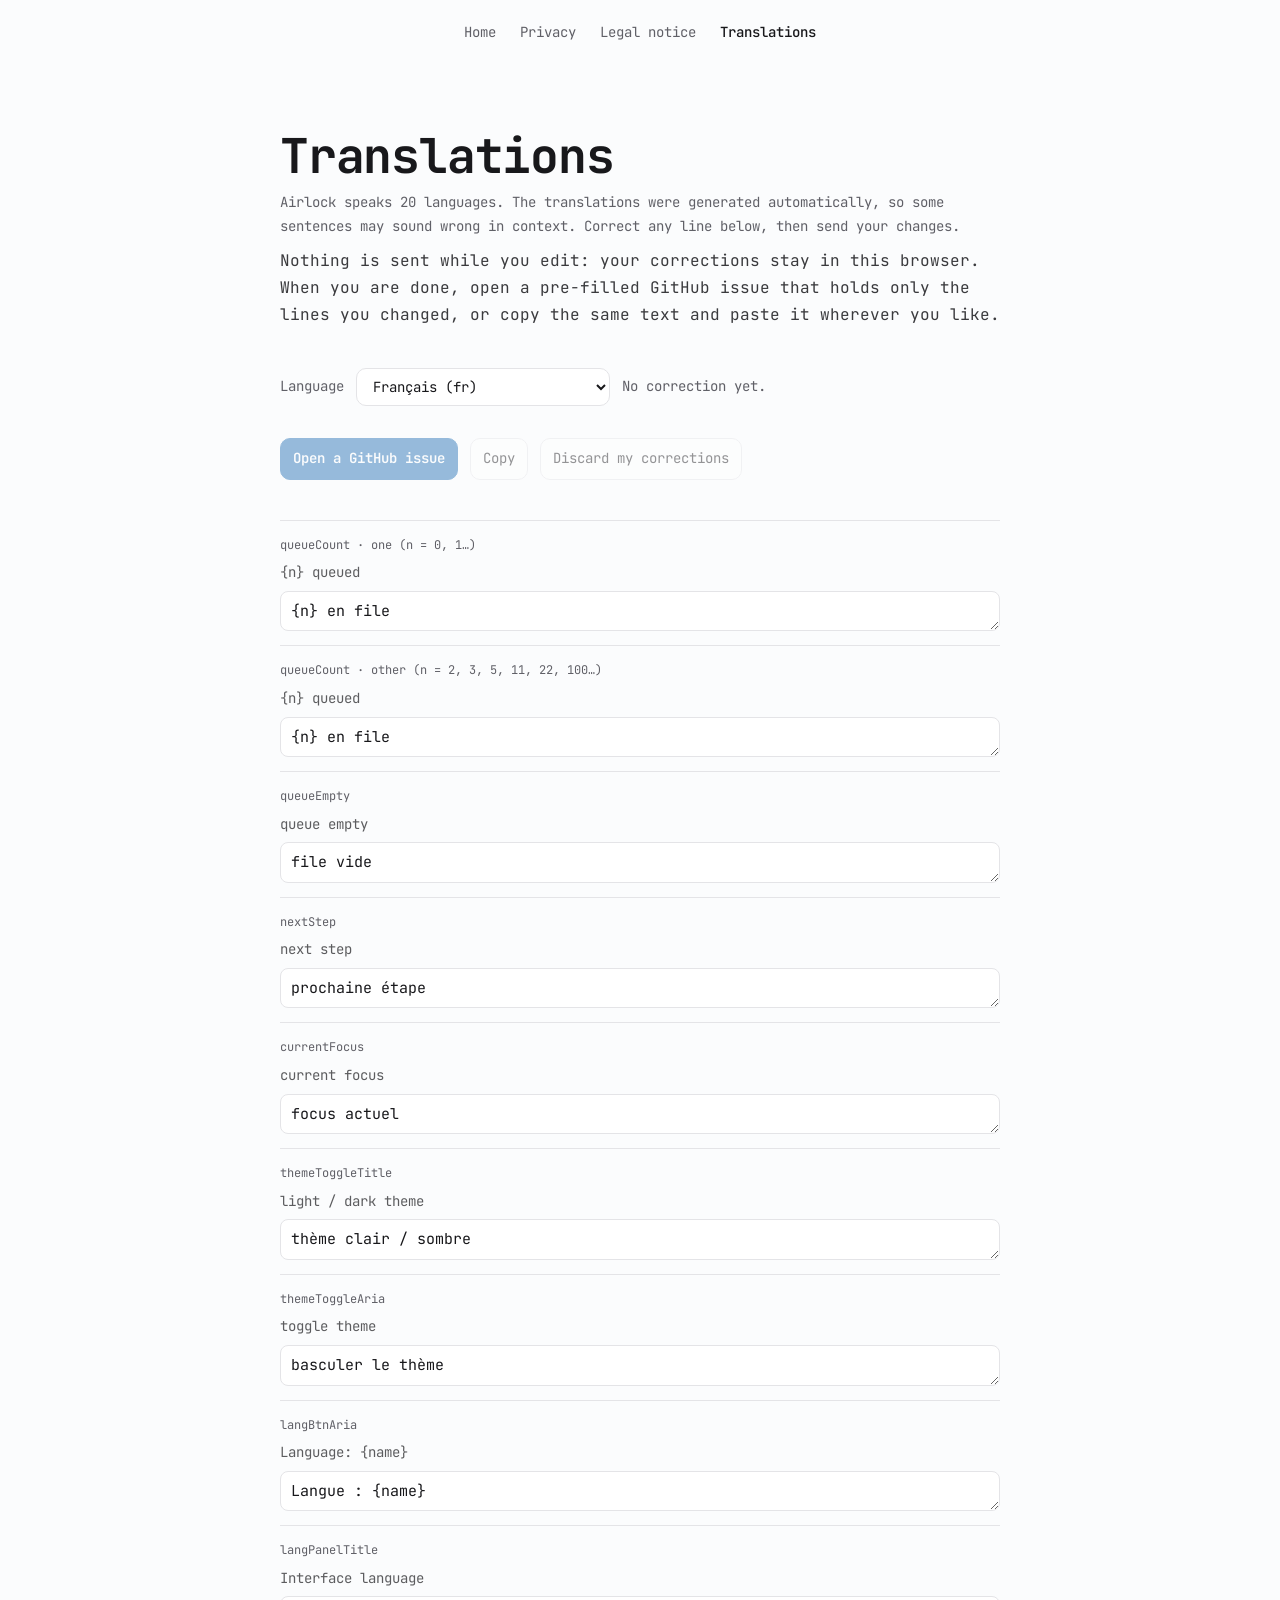
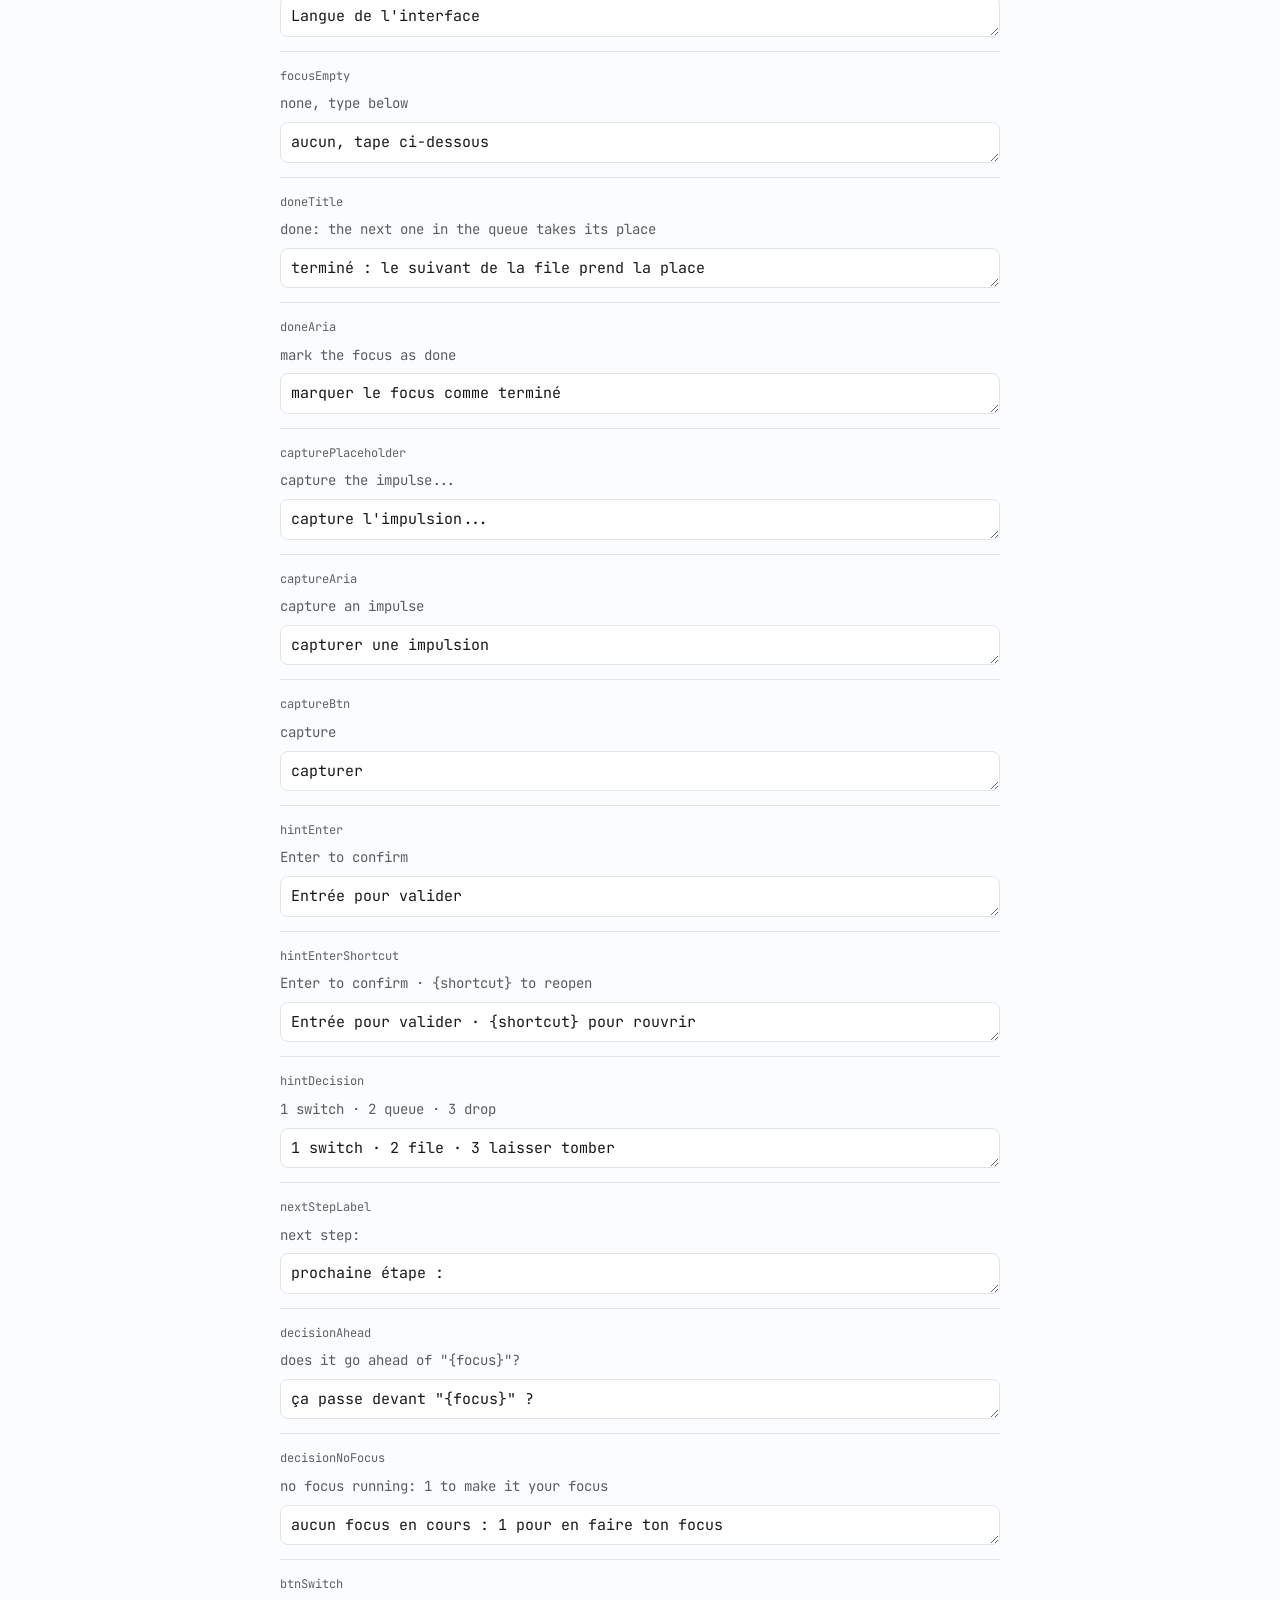
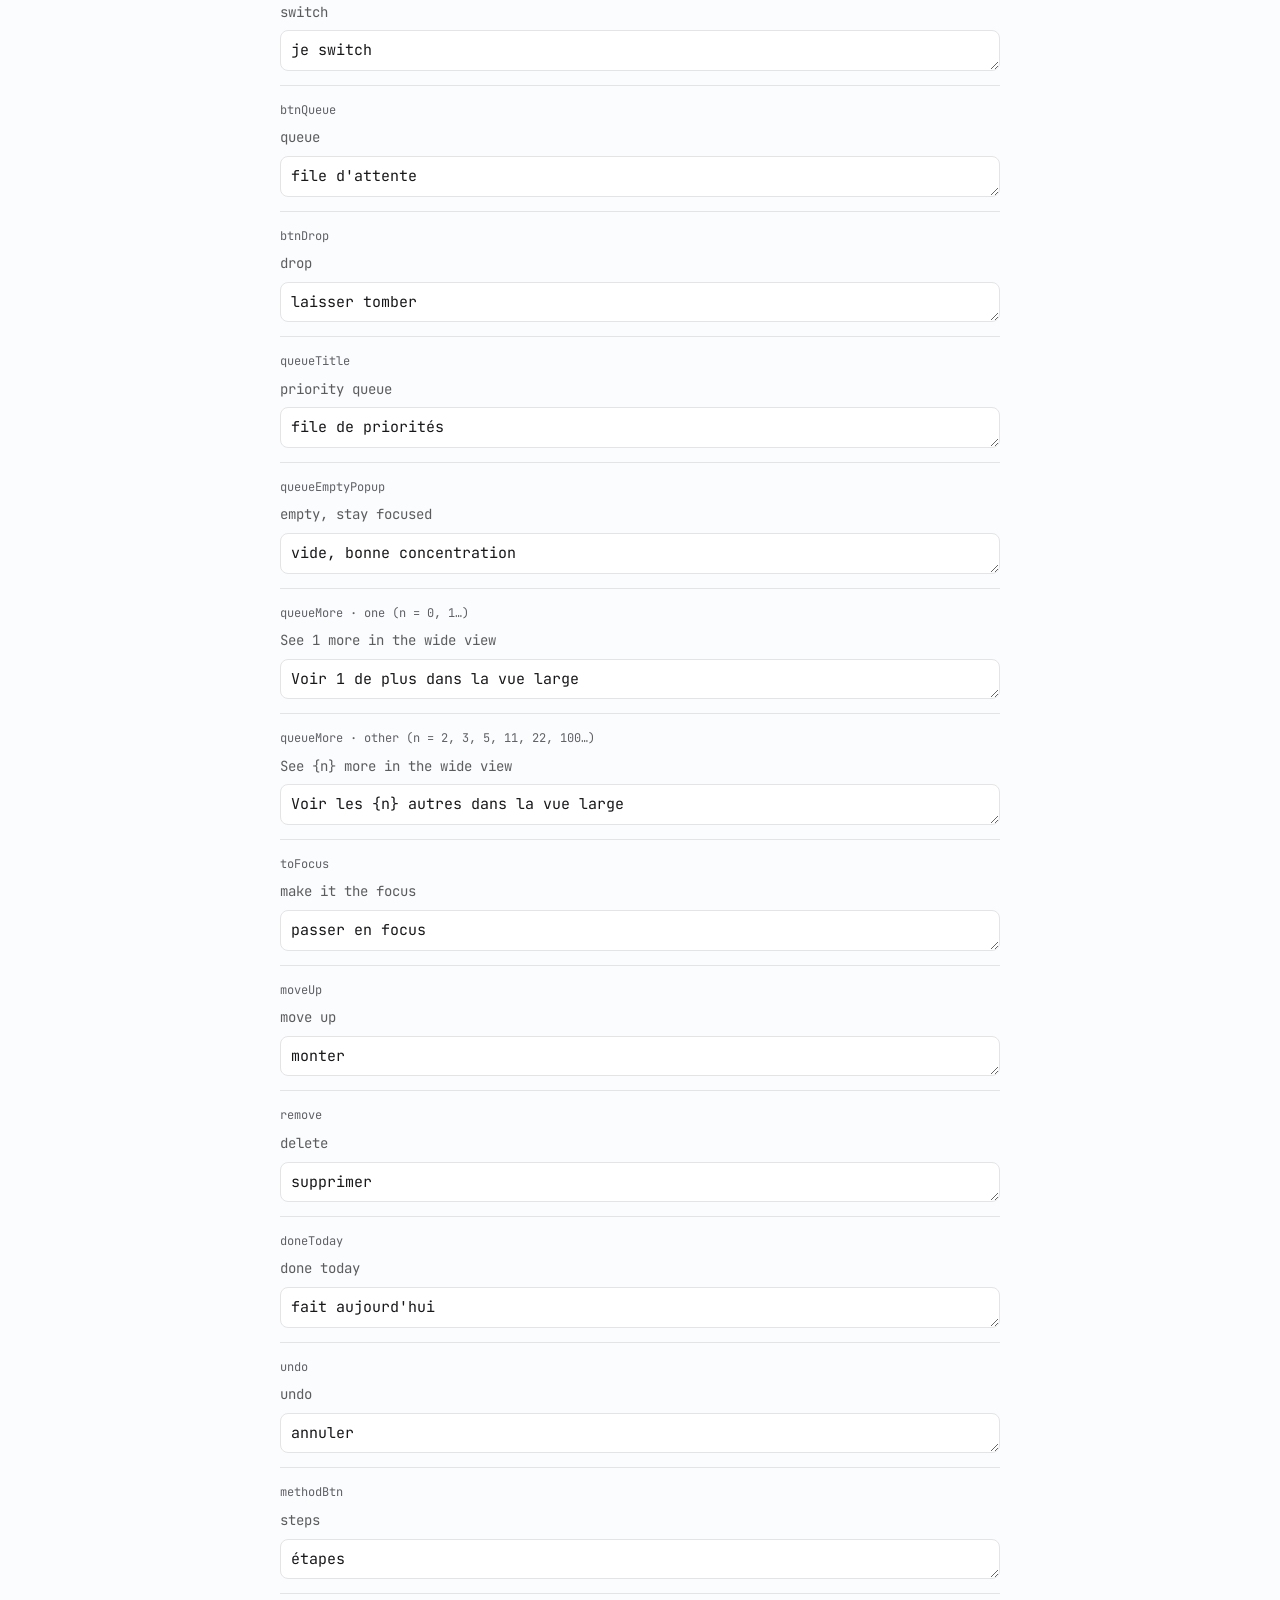
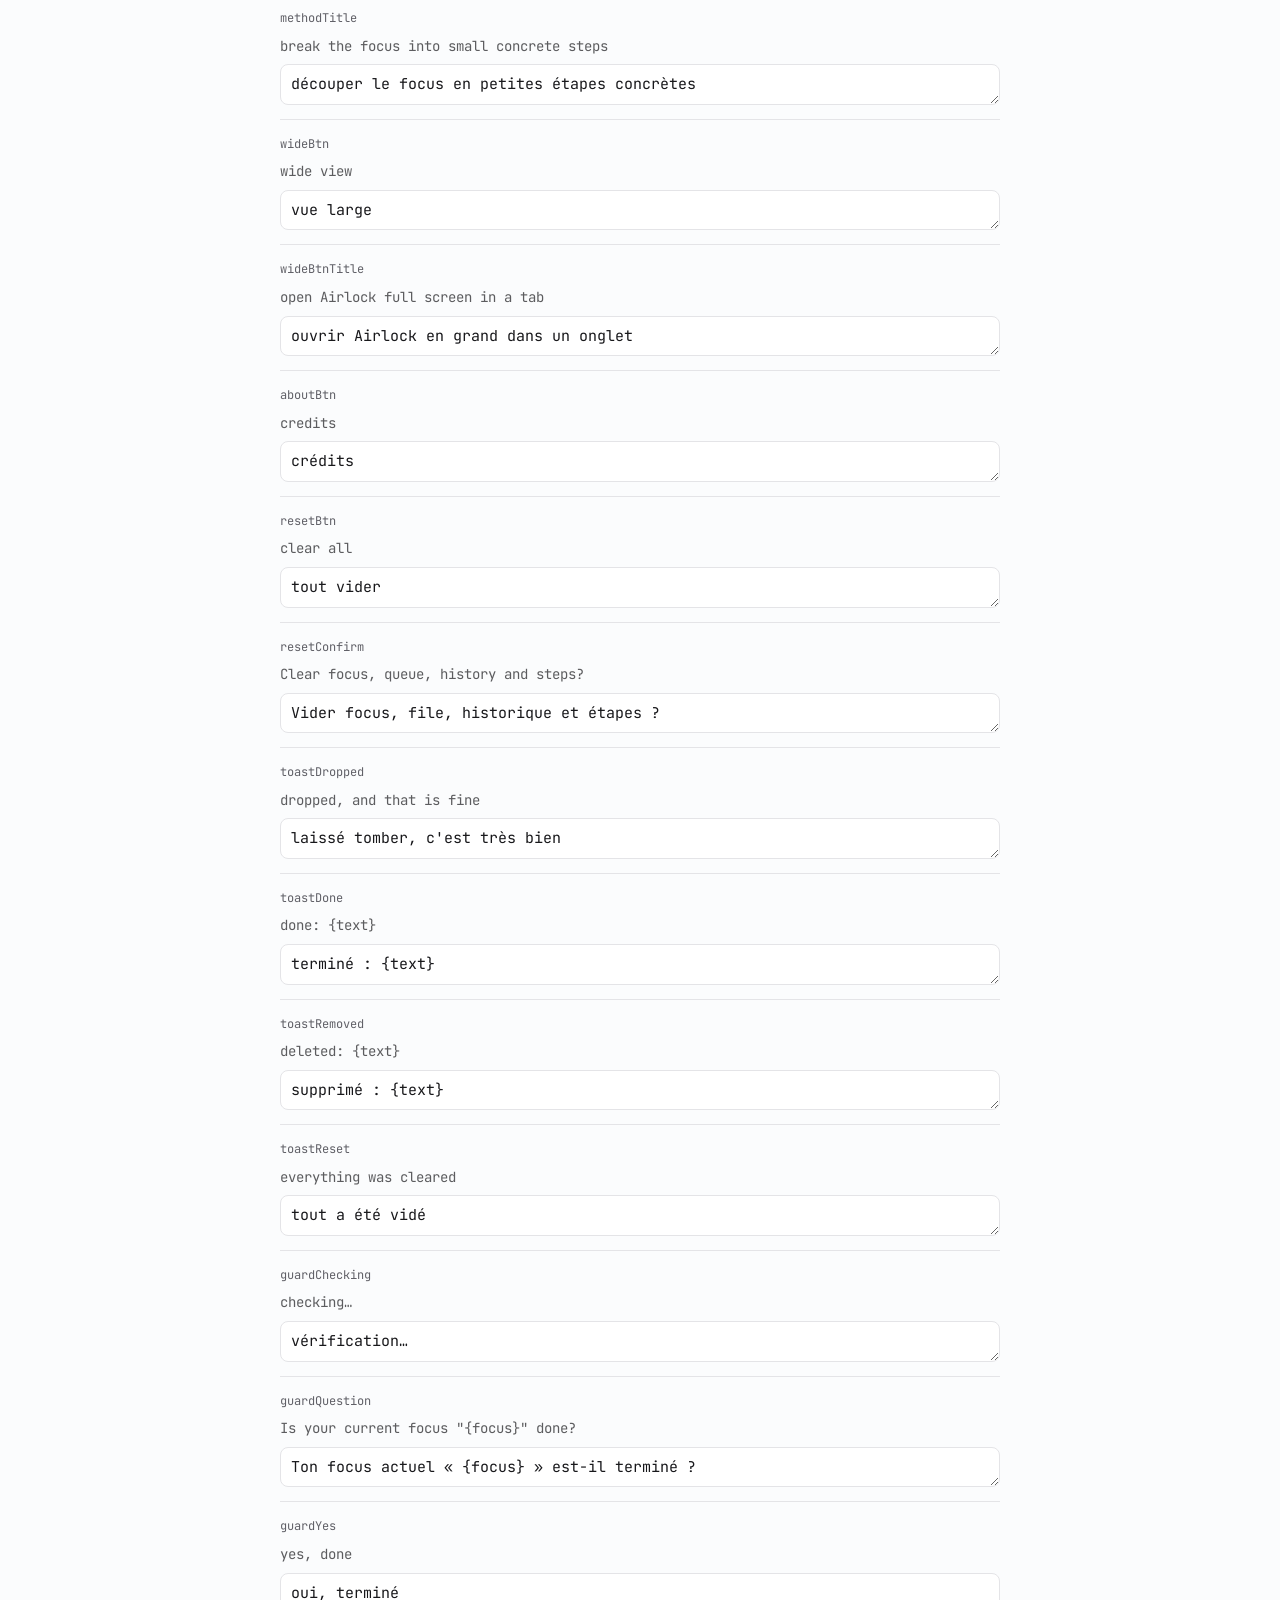
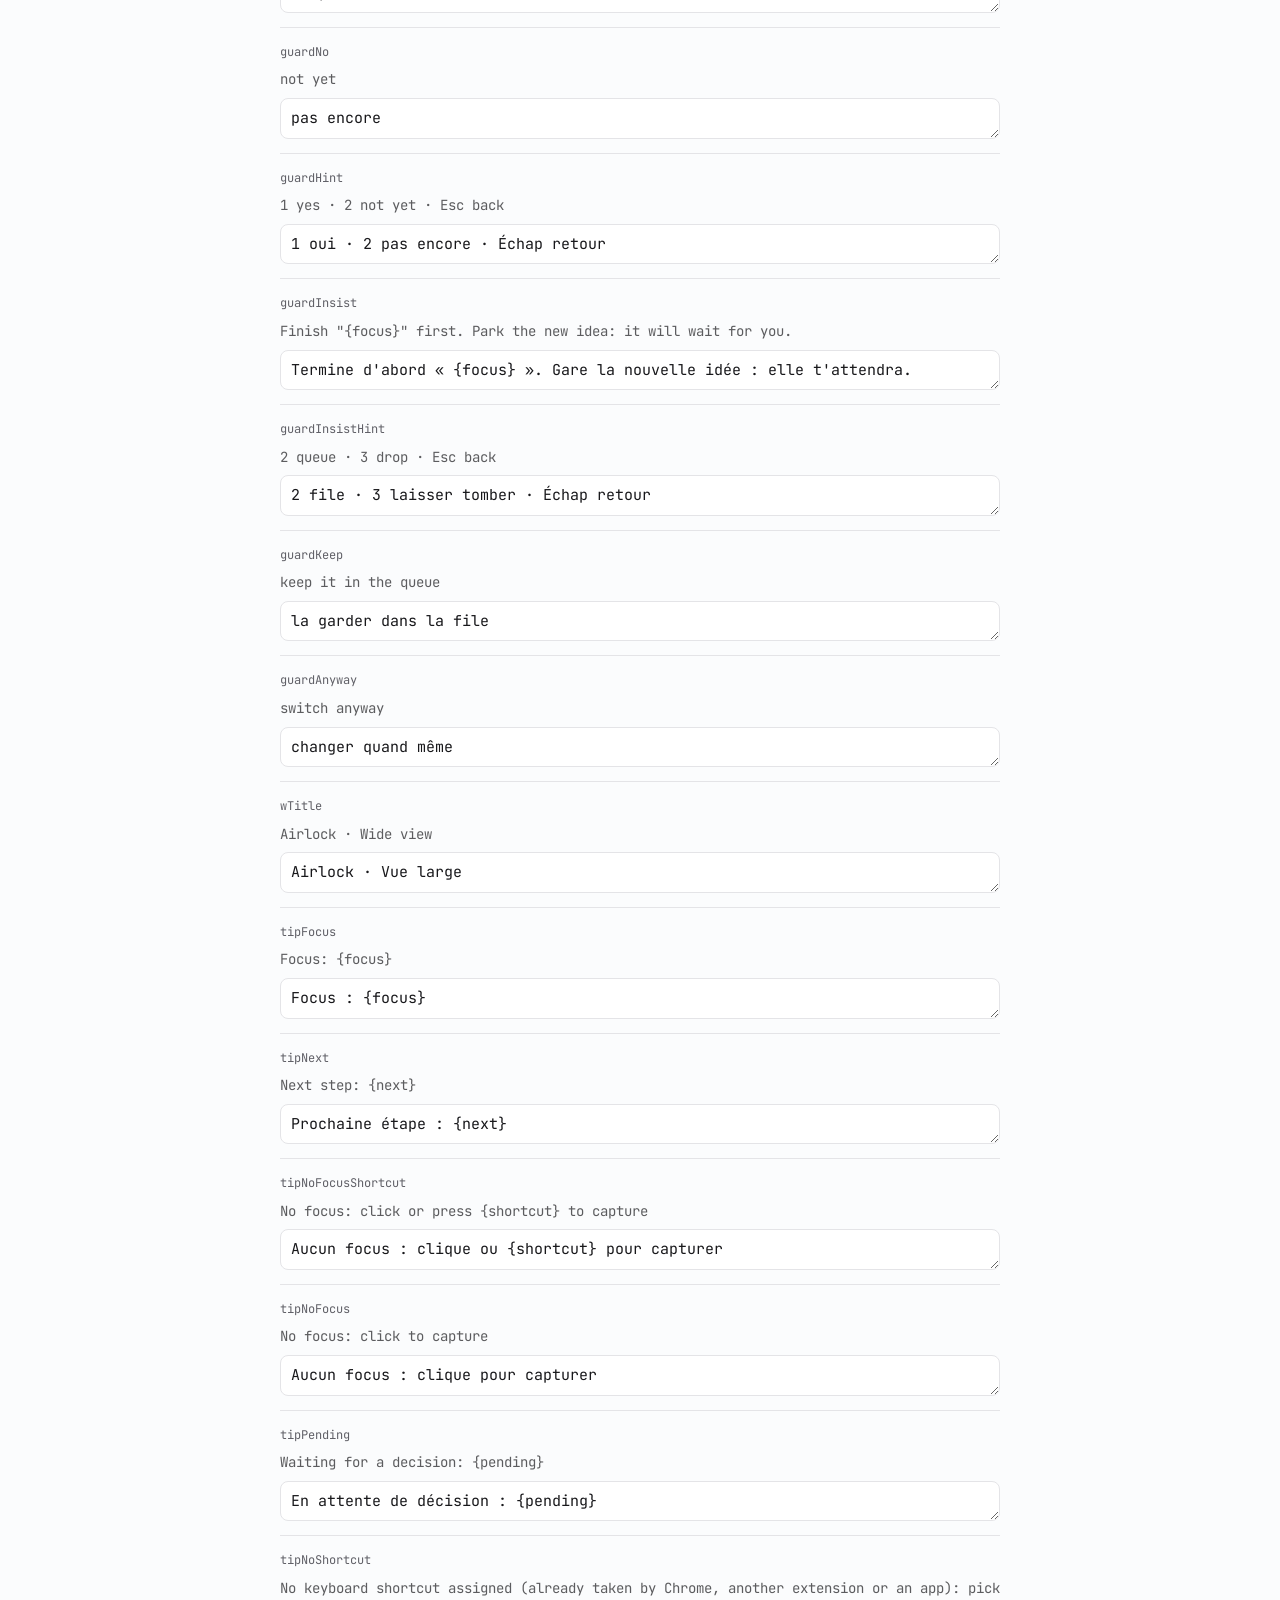
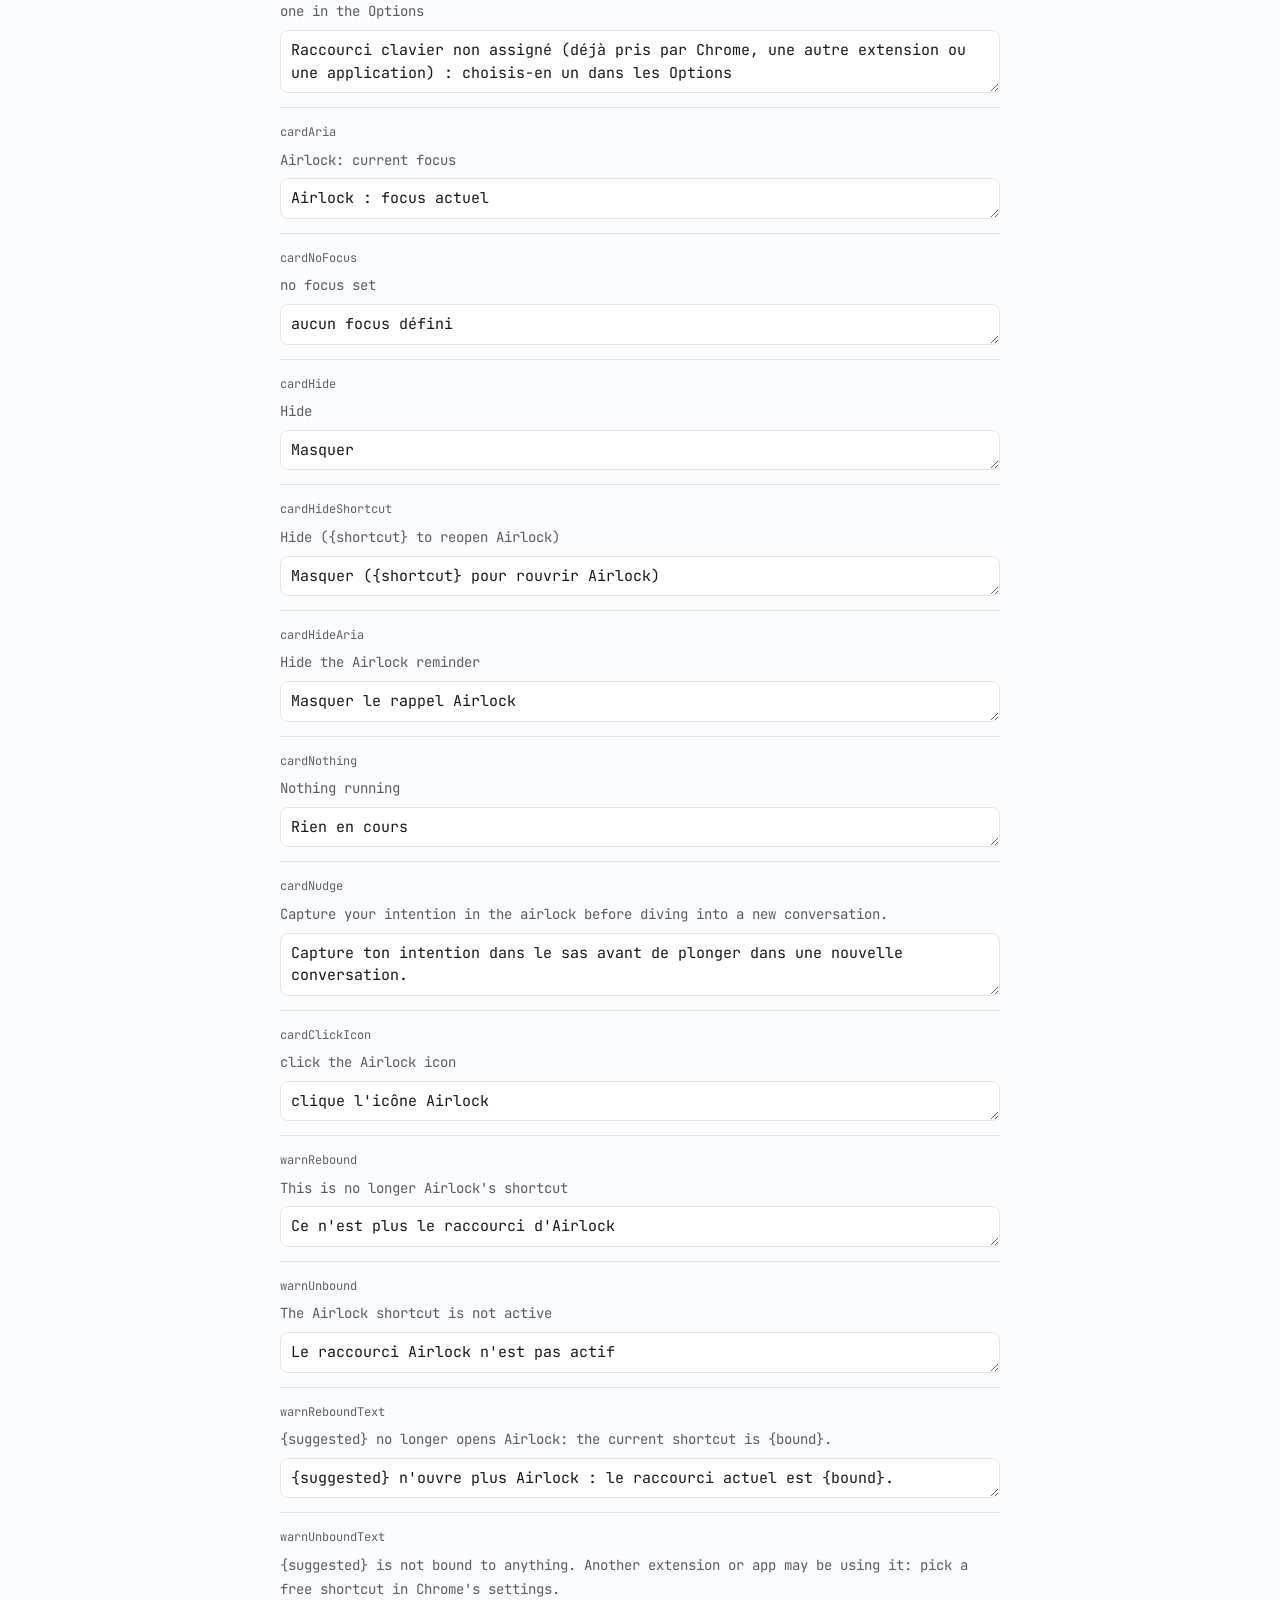
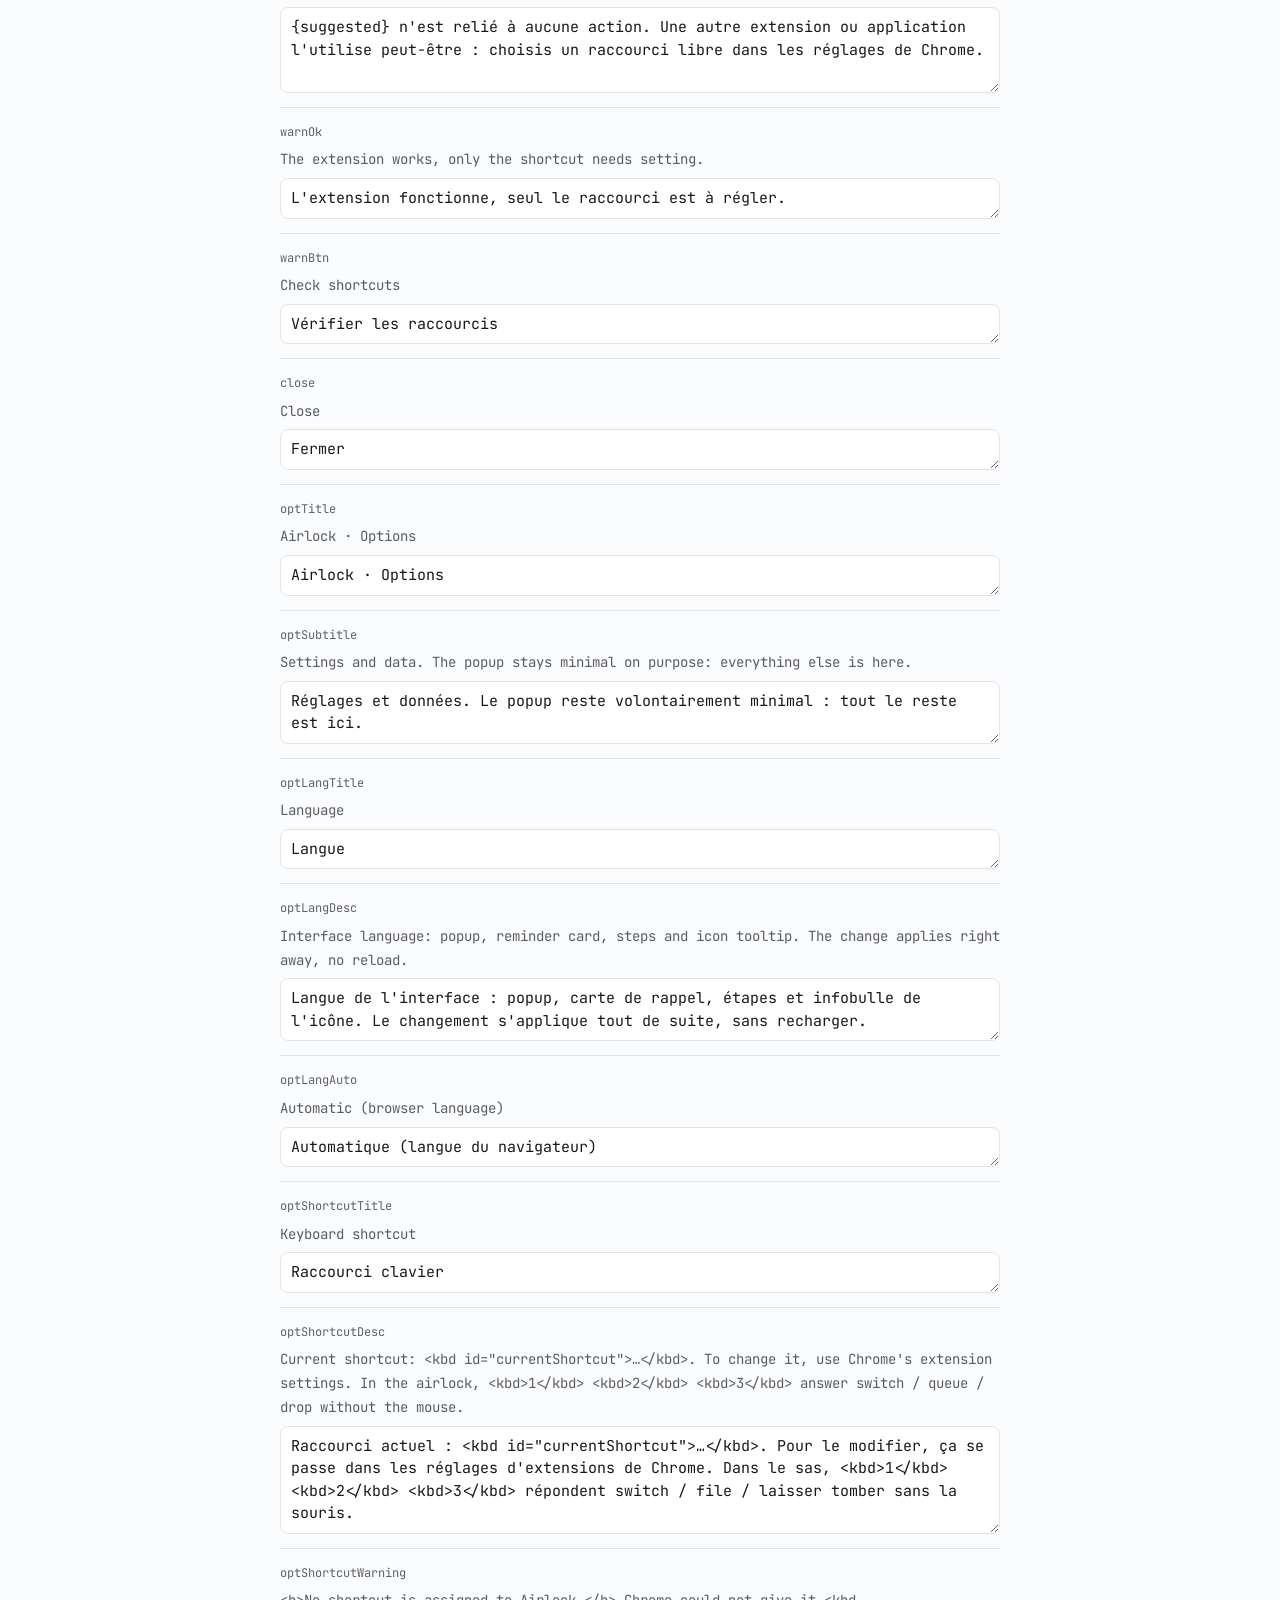
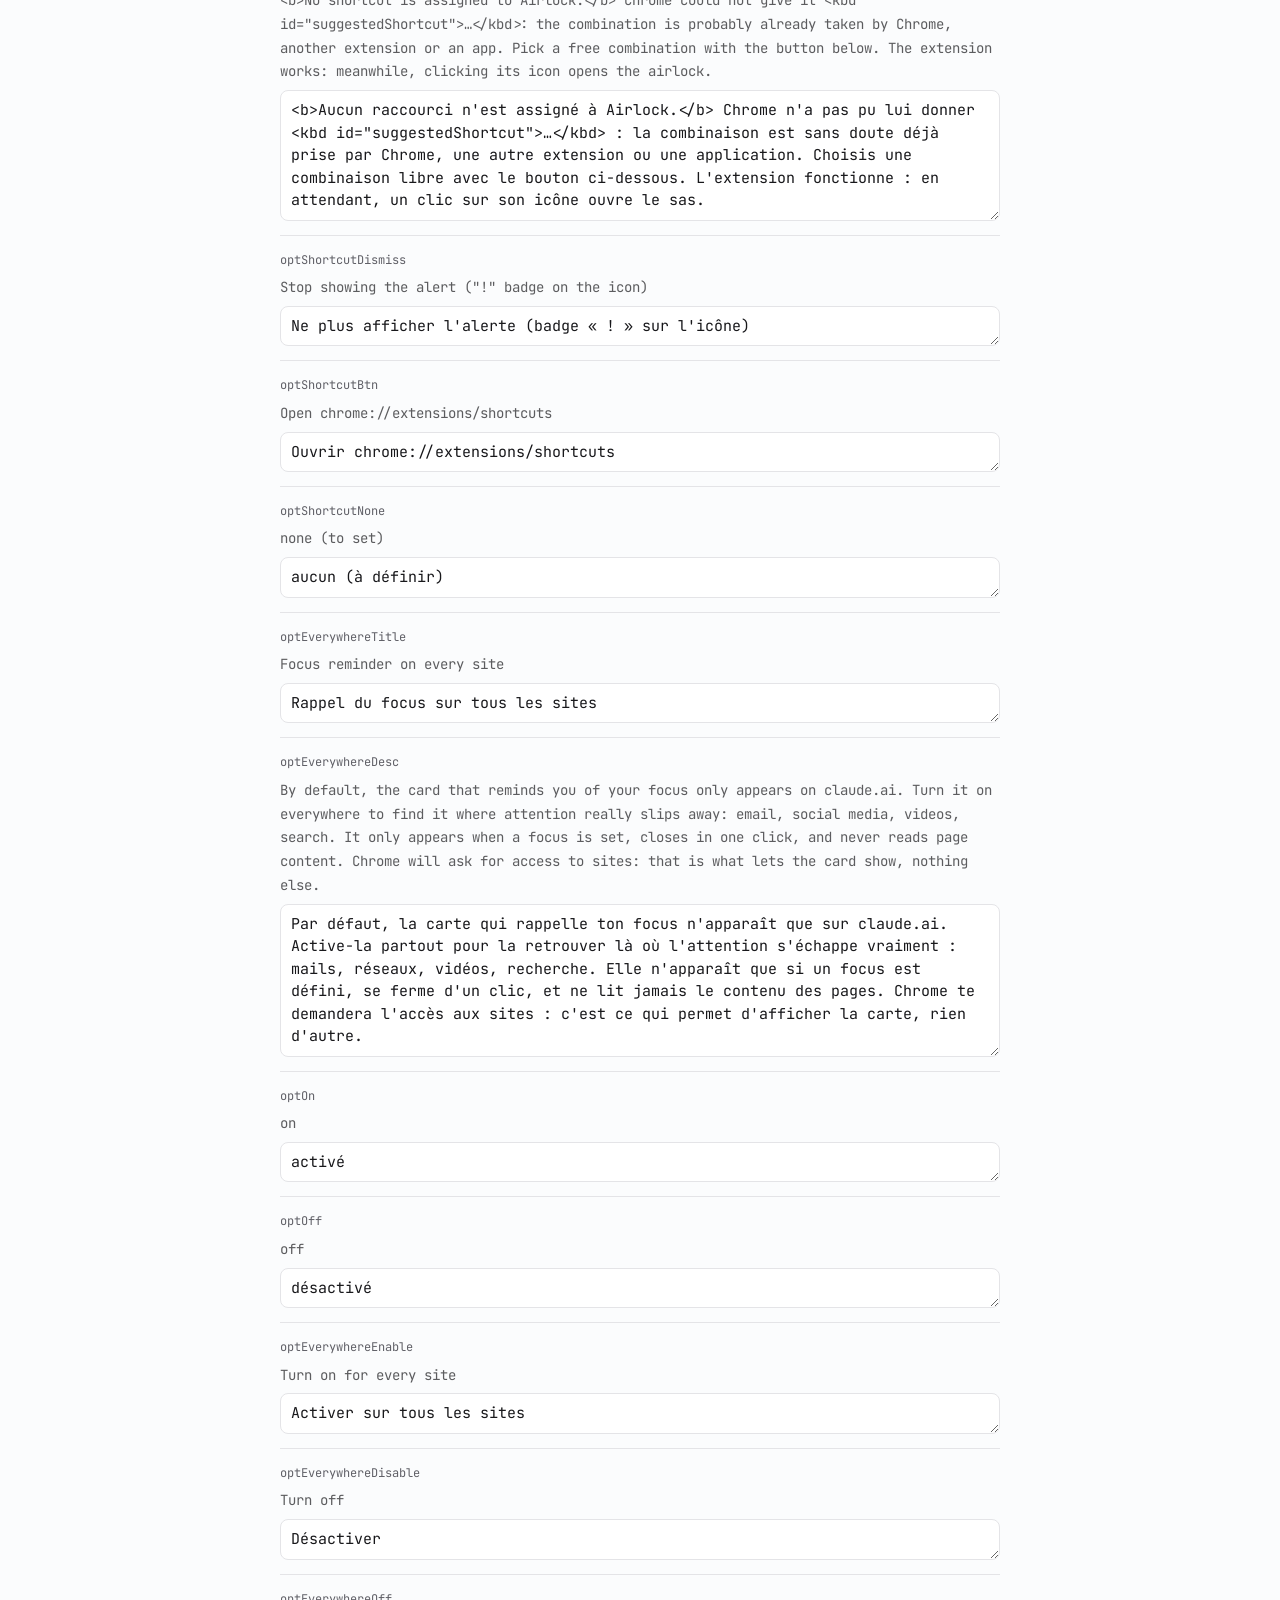
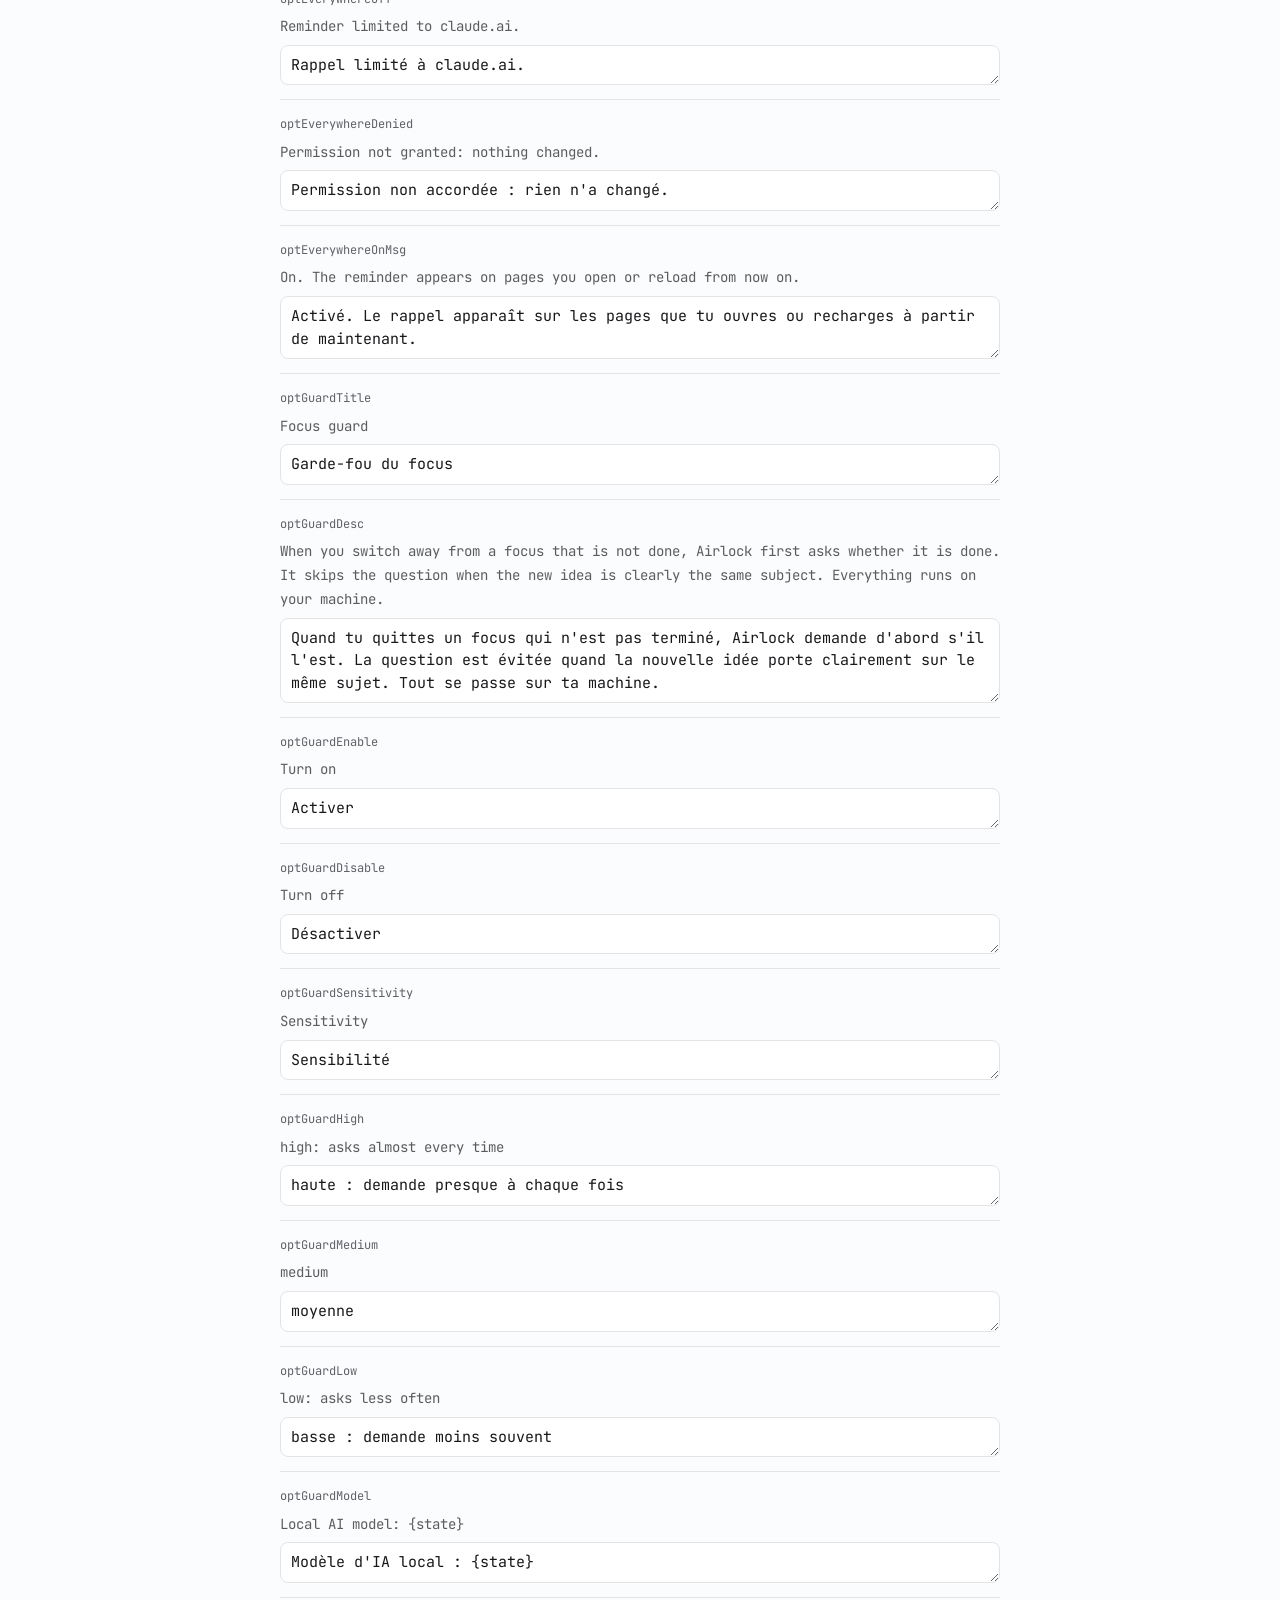
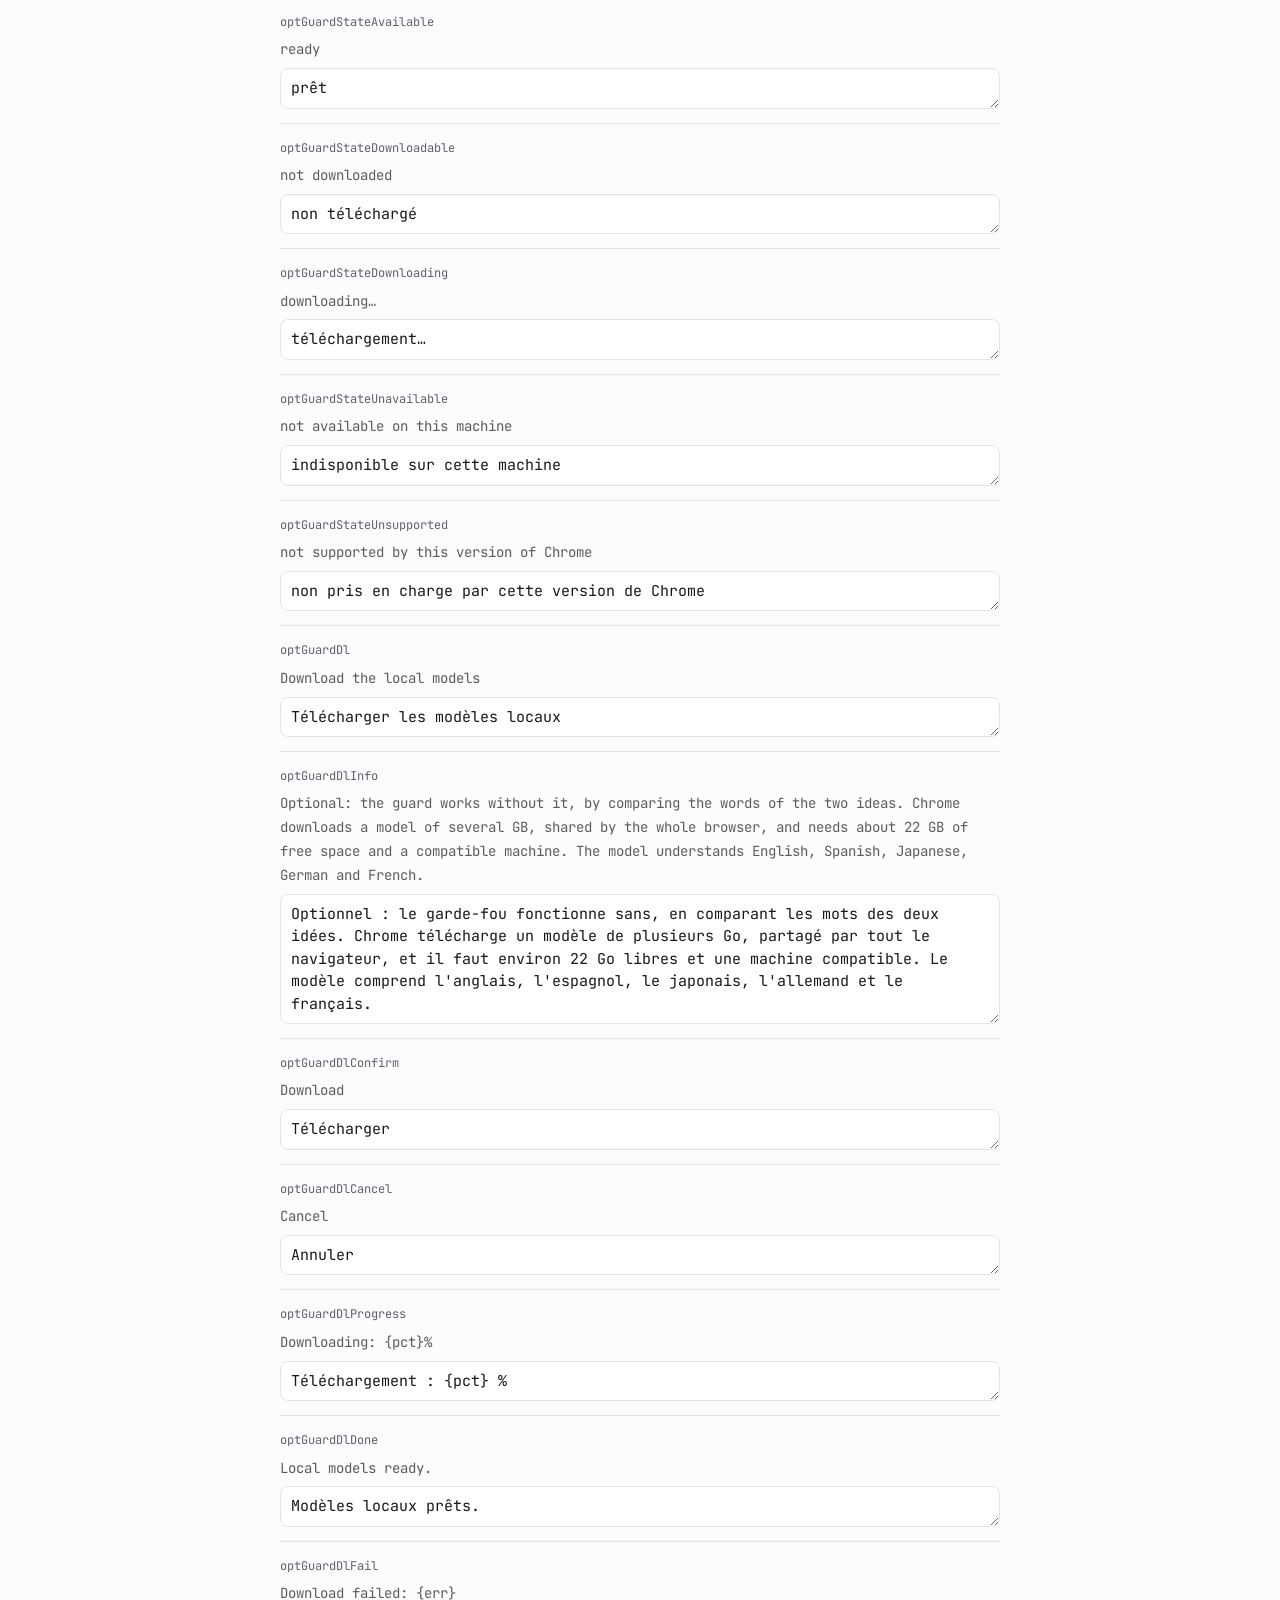
<file: docs/translate.html>
<!doctype html>
<html lang="en">
<head>
<meta charset="utf-8">
<meta name="viewport" content="width=device-width, initial-scale=1">
<title>Translations - Airlock</title>
<link rel="preload" href="fonts/jetbrains-mono-latin-wght.woff2" as="font" type="font/woff2" crossorigin>
<style>
@font-face { font-family: "JetBrains Mono"; font-style: normal; font-weight: 100 800;
  font-display: swap; src: url(fonts/jetbrains-mono-latin-wght.woff2) format("woff2"); }
:root { --background: #fbfcfd; --foreground: #18181b; --muted: #606067; --card: #ffffff;
  --border: #e4e4e7; --accent: #1d6cb3; --accent-soft: rgba(29, 108, 179, .5); color-scheme: light; }
@media (prefers-color-scheme: dark) {
  :root { --background: #0a0a0c; --foreground: #e4e4e7; --muted: #8e8e96; --card: #121215;
    --border: #262629; --accent: #4497da; --accent-soft: rgba(68, 151, 218, .5); color-scheme: dark; }
}
* { box-sizing: border-box; margin: 0; padding: 0; }
html { -webkit-text-size-adjust: 100%; scroll-padding-top: 80px; }
body { min-height: 100vh; display: flex; flex-direction: column; background: var(--background); color: var(--foreground);
  font: 15px/1.7 "JetBrains Mono", ui-monospace, SFMono-Regular, Menlo, Consolas, monospace;
  -webkit-font-smoothing: antialiased; }
::selection { background: var(--accent); color: var(--background); }
a { color: inherit; text-decoration: none; }
:focus-visible { outline: 2px solid var(--accent); outline-offset: 2px; border-radius: 2px; }

/* sticky centred text nav, as in the theme */
nav { position: sticky; top: 0; z-index: 50; background: color-mix(in srgb, var(--background) 88%, transparent);
  -webkit-backdrop-filter: blur(8px); backdrop-filter: blur(8px); }
nav ul { list-style: none; display: flex; justify-content: center; align-items: center; gap: 24px; height: 64px;
  padding: 0 24px; flex-wrap: wrap; }
nav a { font-size: .875rem; color: var(--muted); transition: color .15s; }
nav a:hover { color: var(--foreground); }
nav a[aria-current="page"] { color: var(--foreground); font-weight: 500; }

main { flex: 1; display: flex; flex-direction: column; width: 100%; max-width: 48rem; margin: 0 auto; padding: 48px 24px 64px; }
main.home { justify-content: center; }

h1 { font-size: 2.25rem; line-height: 1.15; font-weight: 700; letter-spacing: -.025em; text-wrap: balance; margin-bottom: 8px; }
.role { font-size: 1.125rem; color: var(--muted); margin-bottom: 16px; }
.lead { color: color-mix(in srgb, var(--foreground) 85%, transparent); text-wrap: pretty; margin-bottom: 16px; }

/* [label: link] rows */
.contacts { display: flex; flex-wrap: wrap; gap: 8px 20px; margin-top: 24px; font-size: .875rem; }
.contacts a, .prose a { color: var(--muted); text-decoration: underline; text-underline-offset: 3px;
  text-decoration-color: var(--accent-soft); overflow-wrap: anywhere; transition: color .15s, text-decoration-color .15s; }
.contacts a:hover, .prose a:hover { color: var(--accent); text-decoration-color: var(--accent); }

.list { list-style: none; margin-top: 40px; border-top: 1px solid var(--border); }
.list li { border-bottom: 1px solid var(--border); }
.list a { display: flex; flex-wrap: wrap; justify-content: space-between; gap: 4px 16px; padding: 16px 0; transition: color .15s; }
.list a:hover .t { color: var(--accent); }
.list .t { font-weight: 600; }
.list .d { color: var(--muted); font-size: .875rem; }

/* document pages */
.updated { font-size: .875rem; color: var(--muted); margin-bottom: 8px; }
.prose { color: color-mix(in srgb, var(--foreground) 85%, transparent); }
.prose h2 { margin: 40px 0 12px; font-size: 1.25rem; line-height: 1.4; font-weight: 700; letter-spacing: -.01em;
  color: var(--foreground); }
.prose h2::before { content: "## "; color: var(--accent); font-weight: 500; }
.prose h4 { margin: 24px 0 8px; font-size: 1rem; font-weight: 600; color: var(--foreground); }
.prose p, .prose ul { margin-bottom: 16px; }
.prose ul { list-style: none; }
.prose li { position: relative; padding-left: 20px; margin-bottom: 6px; }
.prose li::before { content: "-"; position: absolute; left: 0; color: var(--muted); }
.prose strong { color: var(--foreground); font-weight: 600; }
.prose code { font-family: inherit; font-size: .875em; color: var(--foreground); background: var(--card);
  border: 1px solid var(--border); border-radius: 6px; padding: 1px 6px; overflow-wrap: anywhere; }

footer { border-top: 1px solid var(--border); }
footer div { max-width: 48rem; margin: 0 auto; padding: 24px; display: flex; flex-wrap: wrap; gap: 8px 24px;
  justify-content: space-between; font-size: .8125rem; color: var(--muted); }
footer a:hover { color: var(--foreground); }

@media (min-width: 768px) {
  body { font-size: 16px; }
  h1 { font-size: 3rem; }
  .role { font-size: 1.25rem; }
  main { padding-top: 64px; }
}
@media (prefers-reduced-motion: reduce) { * { transition: none !important; } }

/* translation fixes page */
.tr-tools { display: flex; flex-wrap: wrap; align-items: center; gap: 12px; margin: 24px 0 8px; }
.tr-tools select, .tr-tools button { font: inherit; font-size: .875rem; color: var(--foreground); background: var(--card);
  border: 1px solid var(--border); border-radius: .625rem; padding: 8px 12px; cursor: pointer; }
.tr-tools button.primary { background: var(--accent); border-color: var(--accent); color: var(--background); font-weight: 600; }
.tr-tools button:disabled { opacity: .45; cursor: not-allowed; }
.tr-count { font-size: .875rem; color: var(--muted); }
.tr-note { font-size: .8125rem; color: var(--muted); min-height: 1.2em; }
.tr-list { list-style: none; margin-top: 16px; border-top: 1px solid var(--border); }
.tr-row { padding: 14px 0; border-bottom: 1px solid var(--border); display: grid; gap: 6px; }
.tr-row.changed .tr-input { border-color: var(--accent); }
.tr-row.changed .tr-key::after { content: " · edited"; color: var(--accent); }
.tr-key { font-size: .75rem; color: var(--muted); overflow-wrap: anywhere; }
.tr-en { font-size: .875rem; color: color-mix(in srgb, var(--foreground) 70%, transparent); white-space: pre-wrap; overflow-wrap: anywhere; }
.tr-input { width: 100%; font: inherit; font-size: .9375rem; line-height: 1.5; color: var(--foreground); background: var(--card);
  border: 1px solid var(--border); border-radius: .5rem; padding: 8px 10px; resize: vertical; }
.tr-input:focus { outline: 2px solid var(--accent-soft); outline-offset: 0; }

/* scripts JetBrains Mono does not cover: system fonts, no web font */
:lang(ja) { --script: "Hiragino Sans", "Yu Gothic UI", "Yu Gothic", Meiryo, "Noto Sans CJK JP", "Noto Sans JP"; }
:lang(zh-CN) { --script: "PingFang SC", "Microsoft YaHei", "Noto Sans CJK SC", "Noto Sans SC"; }
:lang(ko) { --script: "Apple SD Gothic Neo", "Malgun Gothic", "Noto Sans CJK KR", "Noto Sans KR"; }
:lang(hi), :lang(mr) { --script: "Nirmala UI", "Kohinoor Devanagari", "Noto Sans Devanagari"; }
:lang(bn) { --script: "Nirmala UI", "Kohinoor Bangla", "Noto Sans Bengali"; }
:lang(ta) { --script: "Nirmala UI", "Tamil Sangam MN", "Noto Sans Tamil"; }
:lang(te) { --script: "Nirmala UI", "Kohinoor Telugu", "Noto Sans Telugu"; }
:lang(ar) { --script: "Segoe UI", "Geeza Pro", "Noto Naskh Arabic", "Noto Sans Arabic"; }
:lang(ur) { --script: "Noto Nastaliq Urdu", "Jameel Noori Nastaleeq", "Segoe UI", "Noto Naskh Arabic"; }
.tr-input:lang(ja), .tr-input:lang(zh-CN), .tr-input:lang(ko), .tr-input:lang(hi), .tr-input:lang(mr), .tr-input:lang(bn),
.tr-input:lang(ta), .tr-input:lang(te), .tr-input:lang(ar), .tr-input:lang(ur), option:lang(ja), option:lang(zh-CN),
option:lang(ko), option:lang(hi), option:lang(mr), option:lang(bn), option:lang(ta), option:lang(te), option:lang(ar),
option:lang(ur) { font-family: "JetBrains Mono", var(--script), system-ui, sans-serif; }
</style>
</head>
<body>
<nav><ul>
<li><a href="index.html">Home</a></li>
<li><a href="privacy-policy.html">Privacy</a></li>
<li><a href="legal-notice.html">Legal notice</a></li>
<li><a href="translate.html" aria-current="page">Translations</a></li>
</ul></nav>
<main>
<h1>Translations</h1>
<p class="updated">Airlock speaks 20 languages. The translations were generated automatically, so some
sentences may sound wrong in context. Correct any line below, then send your changes.</p>
<div class="prose">
<p>Nothing is sent while you edit: your corrections stay in this browser. When you are done, open a
pre-filled GitHub issue that holds only the lines you changed, or copy the same text and paste it
wherever you like.</p>
</div>
<div class="tr-tools">
<label for="lang" class="tr-count">Language</label>
<select id="lang"></select>
<span class="tr-count" id="count" aria-live="polite"></span>
</div>
<div class="tr-tools">
<button class="primary" id="btnIssue" type="button">Open a GitHub issue</button>
<button id="btnCopy" type="button">Copy</button>
<button id="btnReset" type="button">Discard my corrections</button>
</div>
<p class="tr-note" id="copied" aria-live="polite"></p>
<p class="tr-note" id="tooLong" hidden>Too many lines for a link: use Copy, then paste the text in a
<a href="https://github.com/kiyomasanaki/airlock/issues/new">new issue</a>.</p>
<ol class="tr-list" id="rows"></ol>
</main>
<footer><div><span>Airlock · MIT licence</span>
<a href="https://github.com/kiyomasanaki/airlock">github.com/kiyomasanaki/airlock</a></div></footer>
<script src="i18n.js"></script>
<script src="locales/ar.js"></script>
<script src="locales/bn.js"></script>
<script src="locales/de.js"></script>
<script src="locales/es.js"></script>
<script src="locales/fr.js"></script>
<script src="locales/hi.js"></script>
<script src="locales/id.js"></script>
<script src="locales/ja.js"></script>
<script src="locales/ko.js"></script>
<script src="locales/mr.js"></script>
<script src="locales/pt-BR.js"></script>
<script src="locales/ru.js"></script>
<script src="locales/sw.js"></script>
<script src="locales/ta.js"></script>
<script src="locales/te.js"></script>
<script src="locales/tr.js"></script>
<script src="locales/ur.js"></script>
<script src="locales/vi.js"></script>
<script src="locales/zh-CN.js"></script>
<script src="locales.js"></script>
<script src="translate.js"></script>
</body>
</html>
</file>
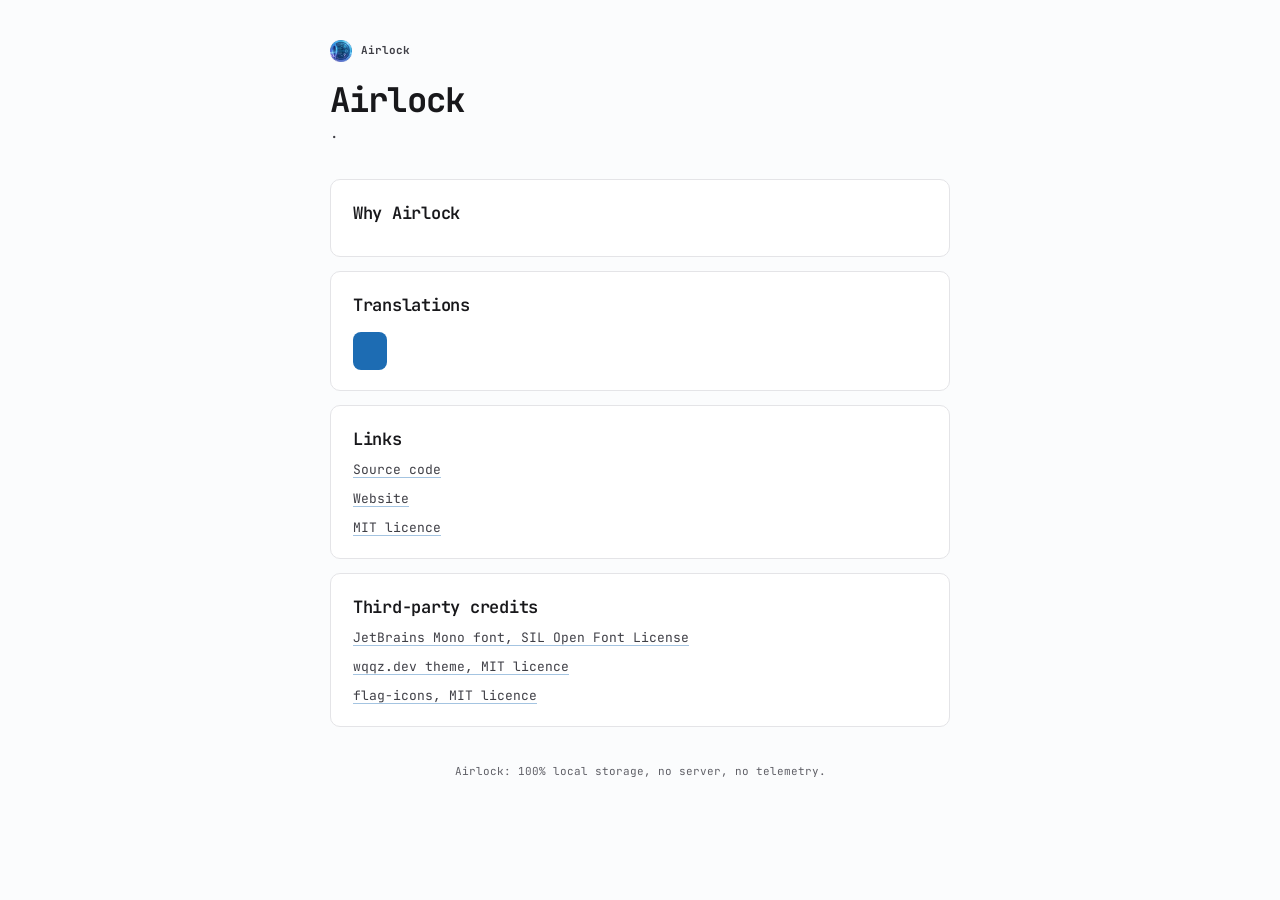
<file: pages/about.html>
<!DOCTYPE html>
<html lang="en">
<head>
<meta charset="UTF-8">
<title data-i18n="aboutTitle">Airlock · Credits</title>
<script src="../js/theme.js"></script>
<script src="../js/state.js"></script>
<script src="../js/i18n.js"></script>
<link rel="stylesheet" href="../css/tokens.css">
<link rel="stylesheet" href="../css/options.css">
<link rel="stylesheet" href="../css/about.css">
</head>
<body>

<div class="wrap">
  <div class="brand"><img src="../icons/icon32.png" alt="">Airlock</div>
  <h1 class="display">Airlock</h1>
  <div class="subtitle">
    <span id="version"></span> · <span id="author"></span>
  </div>

  <section class="card">
    <div class="card-title" data-i18n="aboutVisionTitle">Why Airlock</div>
    <div class="vision">
      <p data-i18n="aboutVision1"></p>
      <p data-i18n="aboutVision2"></p>
      <p data-i18n="aboutVision3"></p>
    </div>
  </section>

  <section class="card">
    <div class="card-title" data-i18n="aboutTransTitle">Translations</div>
    <div class="card-desc" data-i18n="aboutTransBody"></div>
    <div class="row">
      <a class="btn btn-primary" id="lnkTranslate" target="_blank" rel="noopener"></a>
    </div>
  </section>

  <section class="card">
    <div class="card-title" data-i18n="aboutLinksTitle">Links</div>
    <ul class="links">
      <li><a href="https://github.com/kiyomasanaki/airlock" target="_blank" rel="noopener" data-i18n="aboutSource">Source code</a></li>
      <li><a href="https://kiyomasanaki.github.io/airlock/" target="_blank" rel="noopener" data-i18n="aboutSite">Website</a></li>
      <li><a href="https://github.com/kiyomasanaki/airlock/blob/main/LICENSE" target="_blank" rel="noopener" data-i18n="aboutLicence">MIT licence</a></li>
    </ul>
  </section>

  <section class="card">
    <div class="card-title" data-i18n="aboutThirdTitle">Third-party credits</div>
    <ul class="links">
      <li><a href="https://www.jetbrains.com/lp/mono/" target="_blank" rel="noopener" data-i18n="aboutThirdFont">JetBrains Mono font, SIL Open Font License</a></li>
      <li><a href="https://github.com/imwqqz/wqqz.dev" target="_blank" rel="noopener" data-i18n="aboutThirdTheme">wqqz.dev theme, MIT licence</a></li>
      <li><a href="https://github.com/lipis/flag-icons" target="_blank" rel="noopener" data-i18n="aboutThirdFlags">flag-icons, MIT licence</a></li>
    </ul>
  </section>

  <footer data-i18n="optFooter">Airlock: 100% local storage, no server, no telemetry.</footer>
</div>

<script src="../js/about.js"></script>
</body>
</html>
</file>
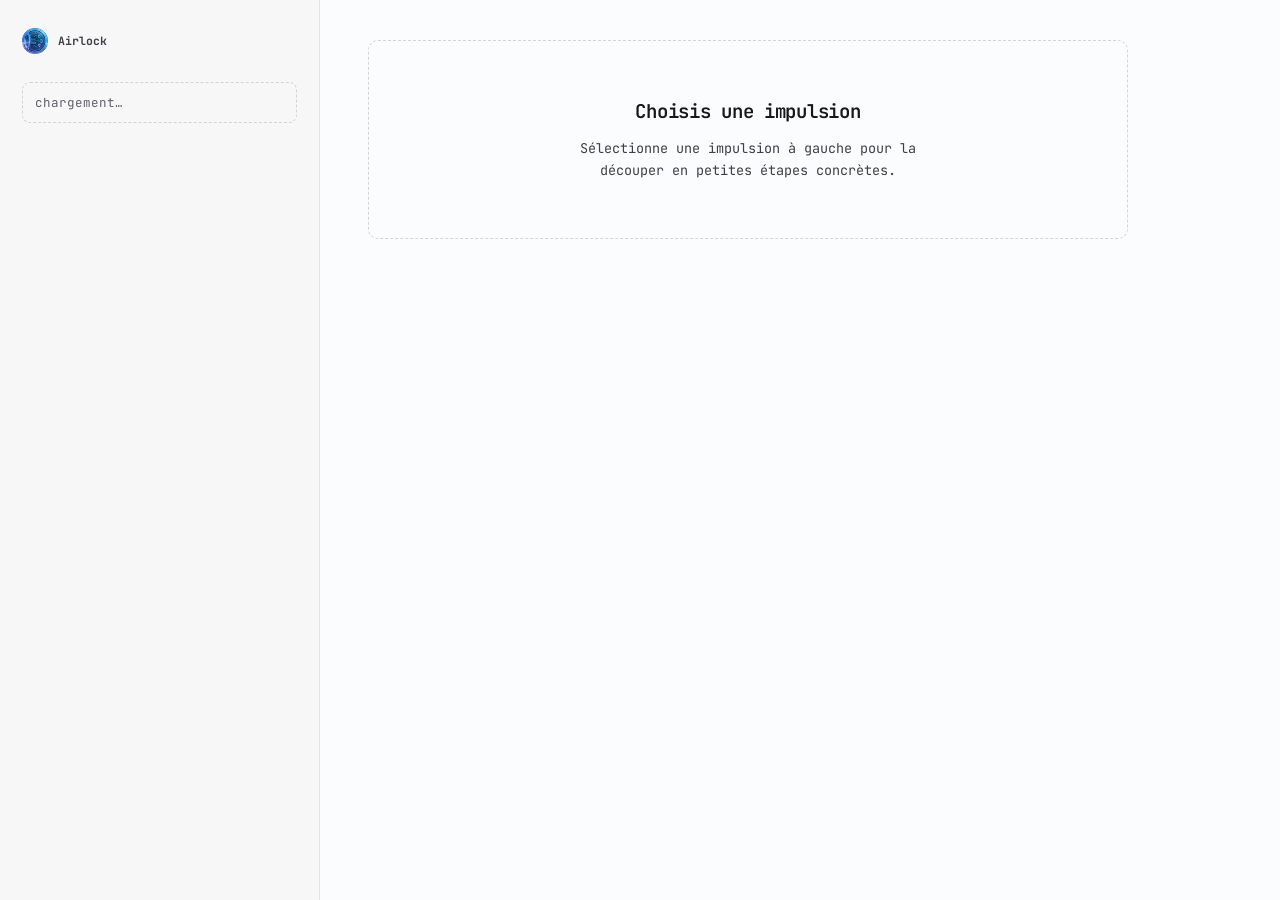
<file: pages/methodology.html>
<!DOCTYPE html>
<html lang="fr">
<head>
<meta charset="UTF-8">
<meta name="viewport" content="width=device-width, initial-scale=1">
<title data-i18n="mTitle">Airlock · Étapes</title>
<script src="../js/theme.js"></script>
<script src="../js/state.js"></script>
<script src="../js/i18n.js"></script>
<link rel="stylesheet" href="../css/tokens.css">
<link rel="stylesheet" href="../css/methodology.css">
</head>
<body>

<div class="layout">

  <!-- 25% : les impulsions -->
  <aside class="pane pane-left" aria-label="Impulsions" data-i18n-aria-label="mImpulses">
    <div class="brand">
      <img src="../icons/icon48.png" alt="">
      <span>Airlock</span>
    </div>

    <div id="impulseList">
      <div class="empty sunken" data-i18n="loading">chargement…</div>
    </div>
  </aside>

  <!-- 75% : les étapes -->
  <main class="pane pane-right" aria-live="polite">
    <div id="detail">
      <div class="state">
        <h2 data-i18n="mPickTitle">Choisis une impulsion</h2>
        <p data-i18n="mPickBody">Sélectionne une impulsion à gauche pour la découper en petites étapes concrètes.</p>
      </div>
    </div>
  </main>

</div>

<script src="../js/methodology.js"></script>
</body>
</html>
</file>
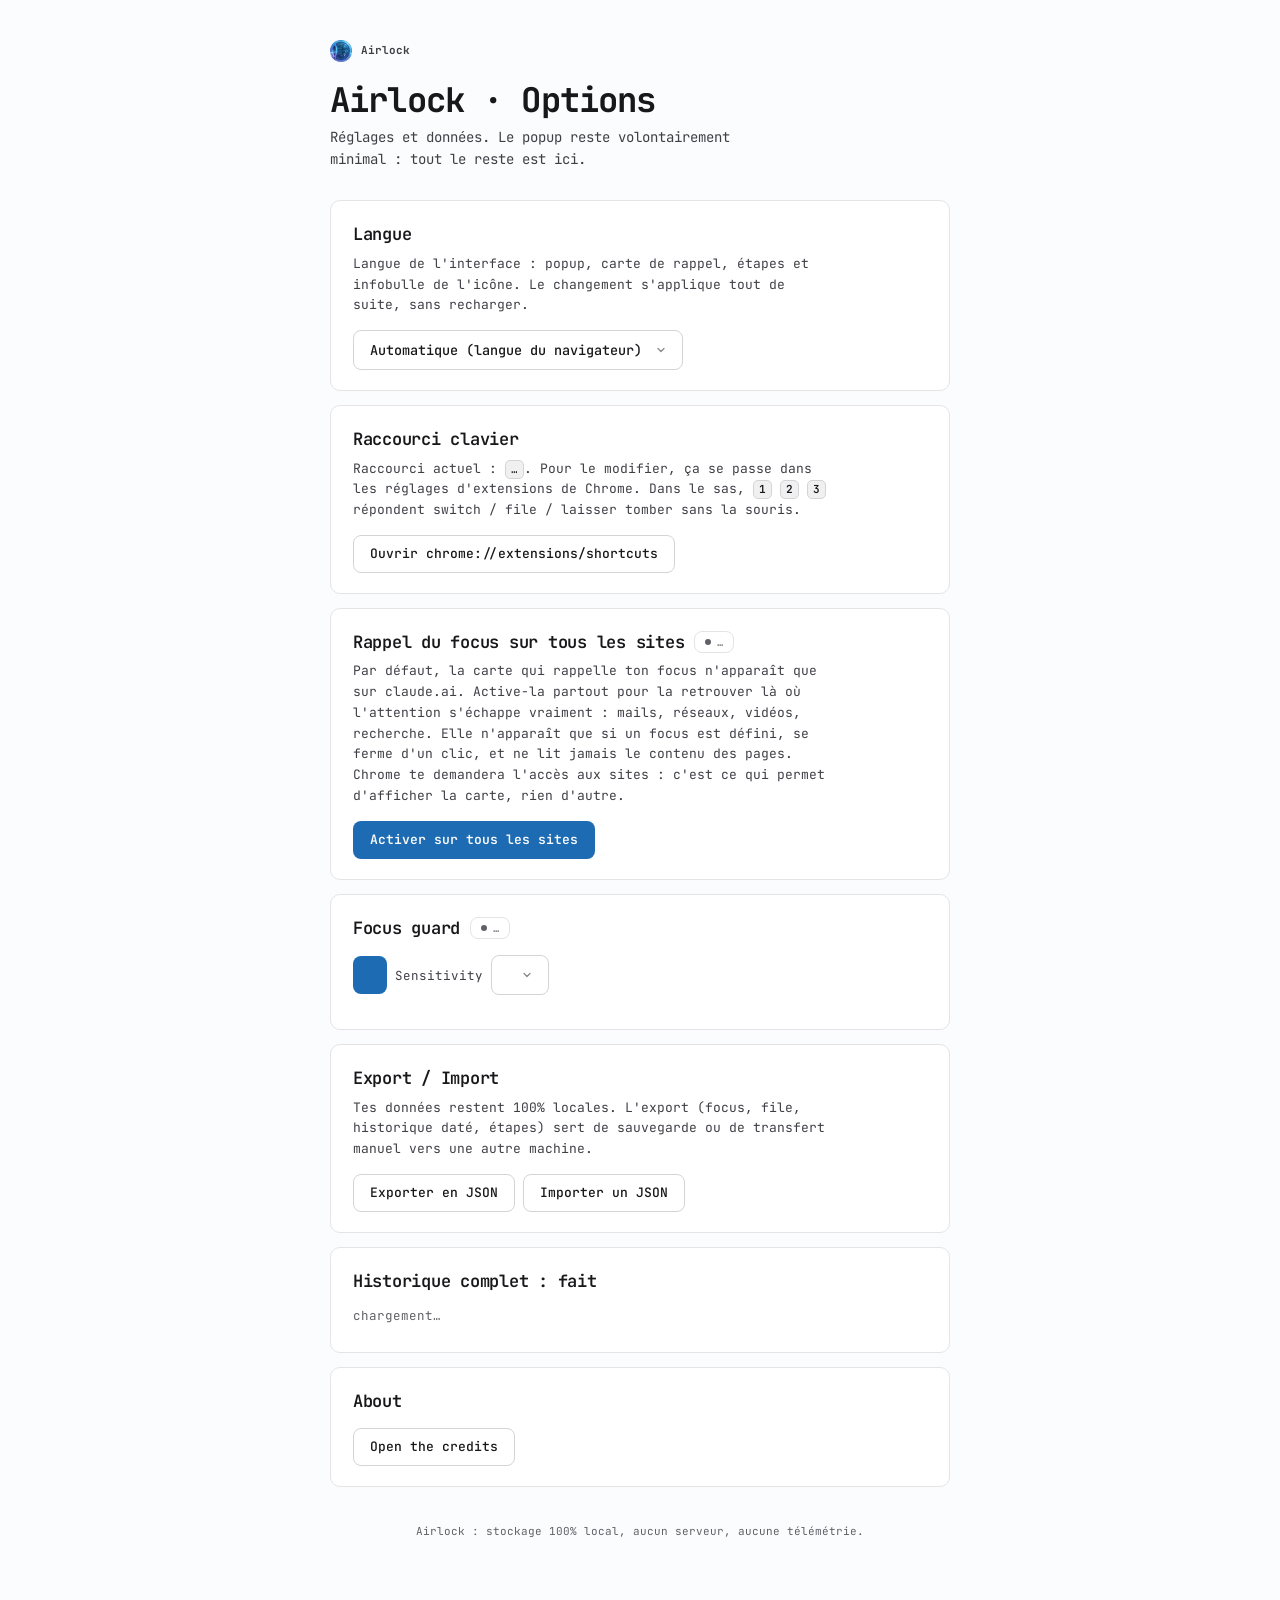
<file: pages/options.html>
<!DOCTYPE html>
<html lang="fr">
<head>
<meta charset="UTF-8">
<title data-i18n="optTitle">Airlock · Options</title>
<script src="../js/theme.js"></script>
<script src="../js/state.js"></script>
<script src="../js/i18n.js"></script>
<link rel="stylesheet" href="../css/tokens.css">
<link rel="stylesheet" href="../css/options.css">
</head>
<body>

<div class="wrap">
  <div class="brand"><img src="../icons/icon32.png" alt="">Airlock</div>
  <h1 class="display" data-i18n="optTitle">Airlock · Options</h1>
  <div class="subtitle" data-i18n="optSubtitle">Réglages et données. Le popup reste volontairement minimal : tout le reste est ici.</div>

  <section class="card">
    <div class="card-title" id="langTitle" data-i18n="optLangTitle">Langue</div>
    <div class="card-desc" data-i18n="optLangDesc">Langue de l'interface : popup, carte de rappel, étapes et infobulle de l'icône. Le changement s'applique tout de suite, sans recharger.</div>
    <div class="row">
      <select id="selLang" aria-labelledby="langTitle">
        <option value="auto" data-i18n="optLangAuto">Automatique (langue du navigateur)</option>
      </select>
    </div>
  </section>

  <section class="card">
    <div class="card-title" data-i18n="optShortcutTitle">Raccourci clavier</div>
    <div class="card-desc" data-i18n-html="optShortcutDesc">Raccourci actuel : <kbd id="currentShortcut">…</kbd>. Pour le modifier, ça se passe dans les réglages d'extensions de Chrome. Dans le sas, <kbd>1</kbd> <kbd>2</kbd> <kbd>3</kbd> répondent switch / file / laisser tomber sans la souris.</div>
    <div class="shortcut-warning callout" id="shortcutWarning" hidden>
      <span data-i18n-html="optShortcutWarning"><b>Aucun raccourci n'est assigné à Airlock.</b> Chrome n'a pas pu lui donner <kbd id="suggestedShortcut">…</kbd> : la combinaison est sans doute déjà prise par Chrome, une autre extension ou une application. Choisis une combinaison libre avec le bouton ci-dessous. L'extension fonctionne : en attendant, un clic sur son icône ouvre le sas.</span>
      <label class="dismiss"><input type="checkbox" id="chkShortcutDismiss"> <span data-i18n="optShortcutDismiss">Ne plus afficher l'alerte (badge « ! » sur l'icône)</span></label>
    </div>
    <div class="row">
      <button class="btn" id="btnShortcut" data-i18n="optShortcutBtn">Ouvrir chrome://extensions/shortcuts</button>
    </div>
  </section>

  <section class="card">
    <div class="card-title"><span data-i18n="optEverywhereTitle">Rappel du focus sur tous les sites</span> <span class="pill off" id="everywhereState">…</span></div>
    <div class="card-desc" data-i18n="optEverywhereDesc">Par défaut, la carte qui rappelle ton focus n'apparaît que sur claude.ai. Active-la partout pour la retrouver là où l'attention s'échappe vraiment : mails, réseaux, vidéos, recherche. Elle n'apparaît que si un focus est défini, se ferme d'un clic, et ne lit jamais le contenu des pages. Chrome te demandera l'accès aux sites : c'est ce qui permet d'afficher la carte, rien d'autre.</div>
    <div class="row">
      <button id="btnEverywhere" class="btn btn-primary">Activer sur tous les sites</button>
    </div>
    <div class="status" id="everywhereStatus"></div>
  </section>

  <section class="card">
    <div class="card-title"><span data-i18n="optGuardTitle">Focus guard</span> <span class="pill off" id="guardState">…</span></div>
    <div class="card-desc" data-i18n="optGuardDesc"></div>
    <div class="row">
      <button id="btnGuard" class="btn btn-primary"></button>
      <label class="field"><span data-i18n="optGuardSensitivity">Sensitivity</span>
        <select id="selGuardSens">
          <option value="high" data-i18n="optGuardHigh"></option>
          <option value="medium" data-i18n="optGuardMedium"></option>
          <option value="low" data-i18n="optGuardLow"></option>
        </select>
      </label>
    </div>
    <div class="card-desc guard-model" id="guardModel"></div>
    <div class="row" id="guardDlRow" hidden>
      <button class="btn" id="btnGuardDl" data-i18n="optGuardDl">Download the local models</button>
    </div>
    <!-- nothing downloads before this second, explicit click -->
    <div class="callout" id="guardDlInfo" hidden>
      <span data-i18n="optGuardDlInfo"></span>
      <div class="row">
        <button class="btn btn-primary" id="btnGuardDlGo" data-i18n="optGuardDlConfirm">Download</button>
        <button class="btn" id="btnGuardDlCancel" data-i18n="optGuardDlCancel">Cancel</button>
      </div>
    </div>
    <div class="status" id="guardStatus"></div>
    <div class="row guard-bypass">
      <span id="guardBypass"></span>
      <button class="btn" id="btnGuardBypassReset" data-i18n="optGuardBypassReset" hidden>Reset</button>
    </div>
  </section>

  <section class="card">
    <div class="card-title" data-i18n="optDataTitle">Export / Import</div>
    <div class="card-desc" data-i18n="optDataDesc">Tes données restent 100% locales. L'export (focus, file, historique daté, étapes) sert de sauvegarde ou de transfert manuel vers une autre machine.</div>
    <div class="row">
      <button class="btn" id="btnExport" data-i18n="optExport">Exporter en JSON</button>
      <button class="btn" id="btnImportTrigger" data-i18n="optImport">Importer un JSON</button>
      <input type="file" id="fileImport" accept="application/json,.json">
    </div>
    <div class="status" id="status"></div>
  </section>

  <section class="card">
    <div class="card-title" data-i18n="optHistoryTitle">Historique complet : fait</div>
    <div id="doneList"><div class="empty" data-i18n="loading">chargement…</div></div>
  </section>

  <section class="card">
    <div class="card-title" data-i18n="optAboutTitle">About</div>
    <div class="card-desc" data-i18n="optAboutDesc"></div>
    <div class="row">
      <button class="btn" id="btnAbout" data-i18n="optAboutBtn">Open the credits</button>
    </div>
  </section>

  <footer data-i18n="optFooter">Airlock : stockage 100% local, aucun serveur, aucune télémétrie.</footer>
</div>

<script src="../js/guard.js"></script>
<script src="../js/options.js"></script>
</body>
</html>
</file>
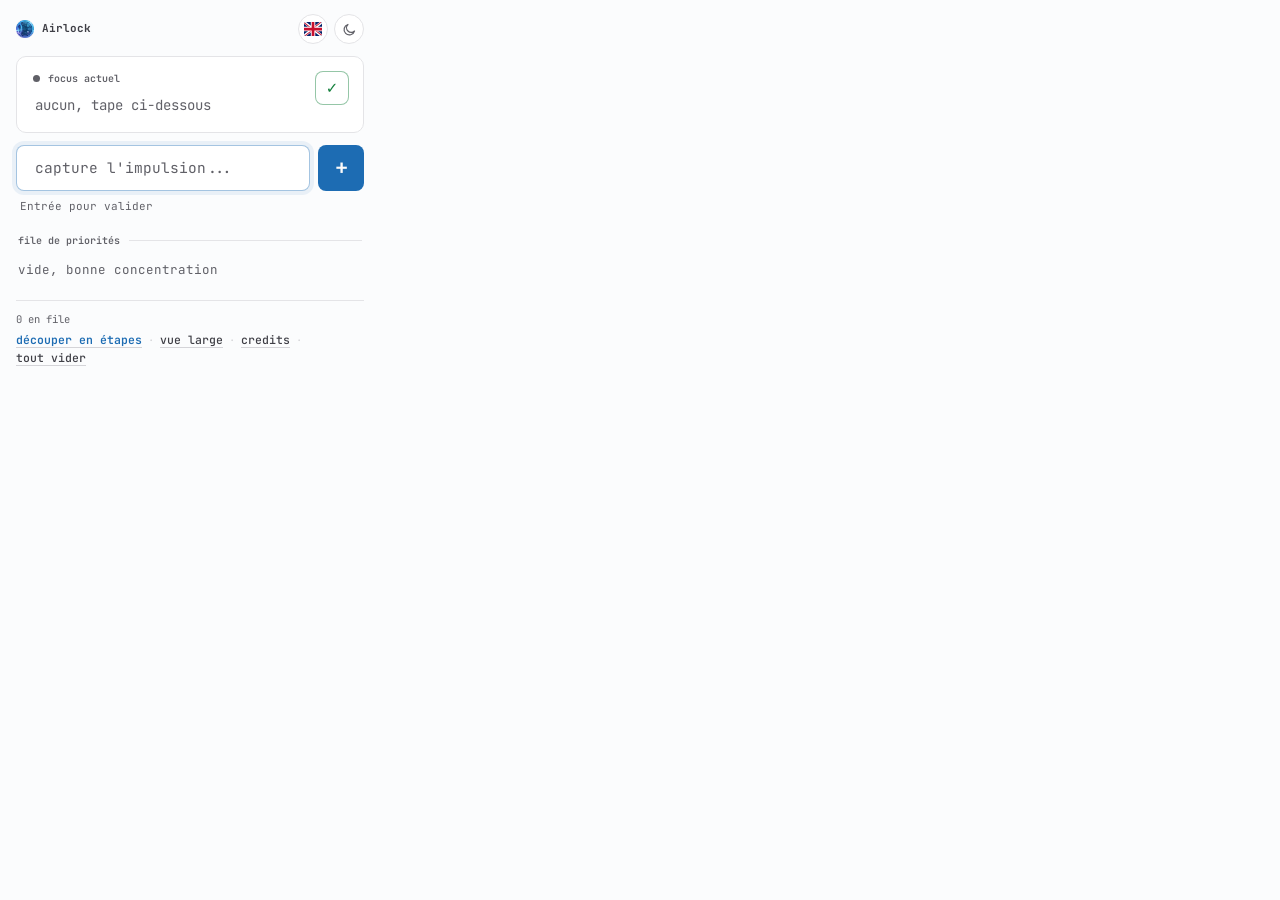
<file: pages/popup.html>
<!DOCTYPE html>
<html lang="fr">
<head>
<meta charset="UTF-8">
<title>Airlock</title>
<script src="../js/theme.js"></script>
<script src="../js/state.js"></script>
<script src="../js/i18n.js"></script>
<link rel="stylesheet" href="../css/tokens.css">
<link rel="stylesheet" href="../css/popup.css">
</head>
<body>

<div class="topbar">
  <div class="brand"><img src="../icons/icon32.png" alt="">Airlock</div>
  <div class="topbar-btns">
  <button class="theme-toggle lang-toggle" id="btnLang" aria-expanded="false" aria-controls="langPanel">
    <img class="flag" id="langFlag" src="../icons/flags/gb.svg" alt="">
  </button>
  <button class="theme-toggle" id="btnTheme" title="thème clair / sombre" aria-label="basculer le thème" data-i18n-title="themeToggleTitle" data-i18n-aria-label="themeToggleAria">
    <svg class="sun" viewBox="0 0 24 24" fill="none" stroke="currentColor" stroke-width="2" stroke-linecap="round"><circle cx="12" cy="12" r="4"/><path d="M12 2v2M12 20v2M4.9 4.9l1.4 1.4M17.7 17.7l1.4 1.4M2 12h2M20 12h2M4.9 19.1l1.4-1.4M17.7 6.3l1.4-1.4"/></svg>
    <svg class="moon" viewBox="0 0 24 24" fill="none" stroke="currentColor" stroke-width="2" stroke-linecap="round" stroke-linejoin="round"><path d="M20 14.5A8.5 8.5 0 1 1 9.5 4a7 7 0 0 0 10.5 10.5Z"/></svg>
  </button>
  </div>
</div>

<div class="focus-bar card">
  <div class="focus-main">
    <div class="focus-label"><span class="dot idle" id="dot"></span><span data-i18n="currentFocus">focus actuel</span></div>
    <div class="focus-text empty" id="focusText">aucun, tape ci-dessous</div>
    <div class="next-step" id="nextStep" hidden></div>
  </div>
  <button class="btn-x" id="btnDone" title="terminé : le suivant de la file prend la place" aria-label="marquer le focus comme terminé" data-i18n-title="doneTitle" data-i18n-aria-label="doneAria">✓</button>
</div>

<div class="capture-row">
  <input type="text" id="input" placeholder="capture l'impulsion..." autofocus maxlength="500" aria-label="capturer une impulsion" data-i18n-placeholder="capturePlaceholder" data-i18n-aria-label="captureAria" />
  <button class="btn-capture" id="btnAdd" title="capturer" aria-label="capturer" data-i18n-title="captureBtn" data-i18n-aria-label="captureBtn">+</button>
</div>
<div class="hint" id="hint">Entrée pour valider</div>

<div class="decision card" id="decision" role="group" aria-labelledby="decisionQ">
  <div class="decision-q" id="decisionQ"></div>
  <div class="decision-btns">
    <button class="btn-d switch" id="btnGo">
      <svg viewBox="0 0 24 24" fill="none" stroke="currentColor" stroke-width="2" stroke-linecap="round" stroke-linejoin="round"><path d="M4 7h13l-3-3M20 17H7l3 3"/></svg>
      <span data-i18n="btnSwitch">je switch</span>
      <span class="key" aria-hidden="true">1</span>
    </button>
    <button class="btn-d queue" id="btnQueue">
      <svg viewBox="0 0 24 24" fill="none" stroke="currentColor" stroke-width="2" stroke-linecap="round"><path d="M4 6h16M4 12h16M4 18h10"/></svg>
      <span data-i18n="btnQueue">file d'attente</span>
      <span class="key" aria-hidden="true">2</span>
    </button>
    <button class="btn-d drop" id="btnDrop">
      <svg viewBox="0 0 24 24" fill="none" stroke="currentColor" stroke-width="2" stroke-linecap="round" stroke-linejoin="round"><path d="M4 7h16M9 7V4h6v3M6 7l1 13h10l1-13"/></svg>
      <span data-i18n="btnDrop">laisser tomber</span>
      <span class="key" aria-hidden="true">3</span>
    </button>
  </div>
</div>

<!-- focus guard: replaces the decision while it asks (js/guard.js) -->
<div class="guard card" id="guard" hidden role="group" aria-labelledby="guardQ" aria-live="polite">
  <div class="decision-q" id="guardQ"></div>
  <div class="decision-btns" id="guardAsk">
    <button class="btn-d yes" id="guardYes"><span data-i18n="guardYes">yes, done</span><span class="key" aria-hidden="true">1</span></button>
    <button class="btn-d drop" id="guardNo"><span data-i18n="guardNo">not yet</span><span class="key" aria-hidden="true">2</span></button>
  </div>
  <div class="decision-btns" id="guardInsist" hidden>
    <button class="btn-d queue" id="guardQueue"><span id="guardQueueLabel"></span><span class="key" aria-hidden="true">2</span></button>
    <button class="btn-d drop" id="guardDrop"><span data-i18n="btnDrop">drop</span><span class="key" aria-hidden="true">3</span></button>
    <button class="guard-anyway" id="guardAnyway" data-i18n="guardAnyway">switch anyway</button>
  </div>
  <div class="hint" id="guardHint"></div>
</div>

<div class="section-title" data-i18n="queueTitle">file de priorités</div>
<div id="queue"><div class="empty">vide, bonne concentration</div></div>
<button class="queue-more" id="queueMore" hidden></button>

<div id="doneSection" style="display:none">
  <div class="section-title" data-i18n="doneToday">fait aujourd'hui</div>
  <div id="done"></div>
</div>

<div class="toast" id="toast" role="status" aria-live="polite">
  <span id="toastText"></span>
  <button id="btnUndo" data-i18n="undo">annuler</button>
</div>

<div class="footer">
  <span id="count">0 en file</span>
  <span>
    <button id="btnMethod" title="découper le focus en petites étapes concrètes" data-i18n="methodBtn" data-i18n-title="methodTitle">découper en étapes</button>
    <span class="sep wide-only-hide"> · </span>
    <button id="btnWide" class="wide-only-hide" data-i18n="wideBtn" data-i18n-title="wideBtnTitle">vue large</button>
    <span class="sep"> · </span>
    <button id="btnAbout" data-i18n="aboutBtn">credits</button>
    <span class="sep"> · </span>
    <button id="btnReset" data-i18n="resetBtn">tout vider</button>
  </span>
</div>

<!-- language picker: unfolds in the flow, below everything, never over the app -->
<section class="lang-panel" id="langPanel" hidden aria-labelledby="langPanelTitle">
  <div class="section-title" id="langPanelTitle" data-i18n="langPanelTitle">Interface language</div>
  <div class="lang-grid" id="langGrid" role="group" aria-labelledby="langPanelTitle"></div>
</section>

<script src="../js/guard.js"></script>
<script src="../js/popup.js"></script>
</body>
</html>
</file>
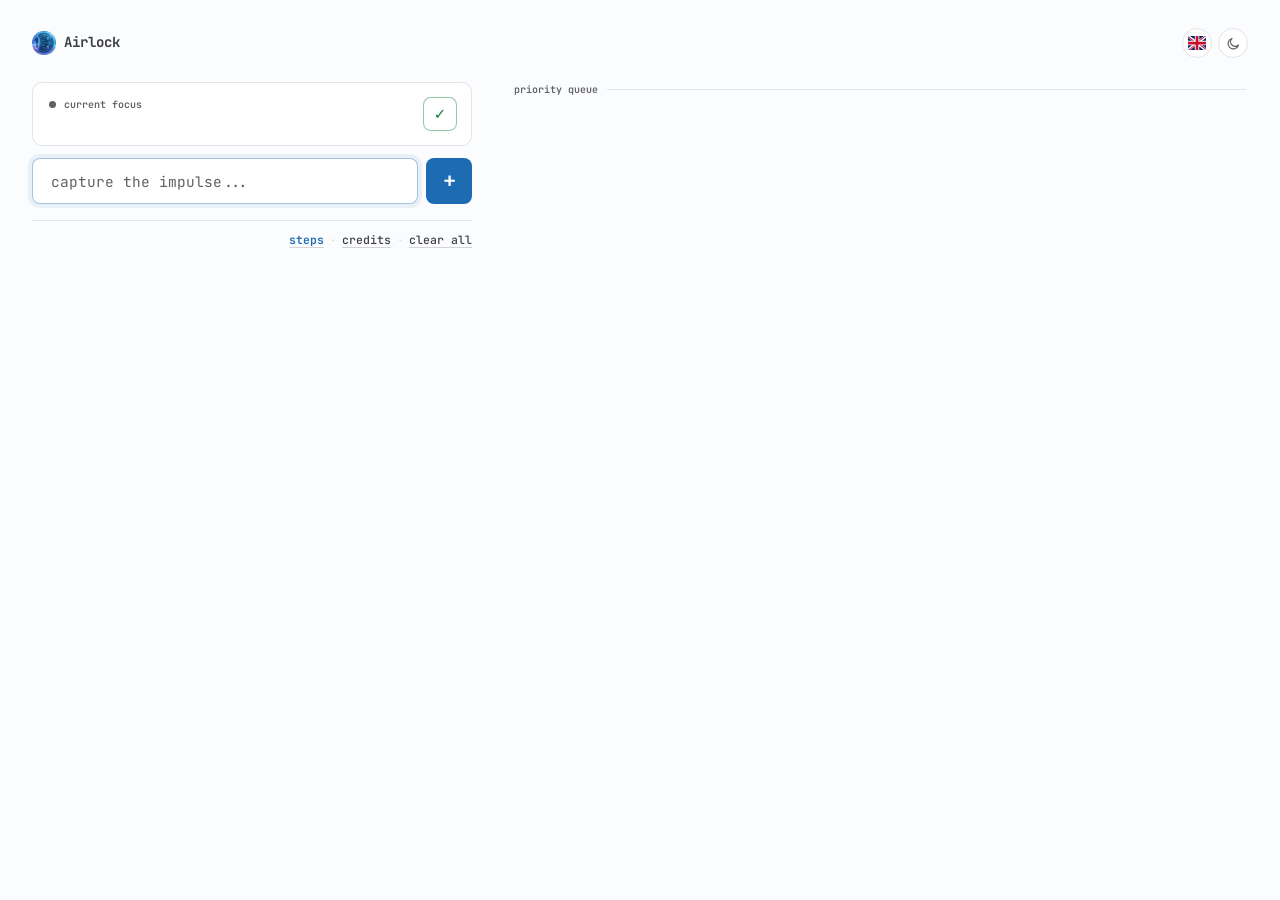
<file: pages/wide.html>
<!DOCTYPE html>
<html lang="en">
<head>
<meta charset="UTF-8">
<meta name="viewport" content="width=device-width, initial-scale=1">
<title data-i18n="wTitle">Airlock · Wide view</title>
<script src="../js/theme.js"></script>
<script src="../js/state.js"></script>
<script src="../js/i18n.js"></script>
<link rel="stylesheet" href="../css/tokens.css">
<link rel="stylesheet" href="../css/popup.css">
<link rel="stylesheet" href="../css/wide.css">
</head>
<!-- Same ids as pages/popup.html: js/popup.js drives both, data-view="wide"
     turns off what only makes sense in the popup (ten-idea cap, 600 px limit). -->
<body data-view="wide">

<div class="wide">
  <div class="topbar">
    <div class="brand"><img src="../icons/icon32.png" alt="">Airlock</div>
    <div class="topbar-btns">
    <button class="theme-toggle lang-toggle" id="btnLang" aria-expanded="false" aria-controls="langPanel">
      <img class="flag" id="langFlag" src="../icons/flags/gb.svg" alt="">
    </button>
    <button class="theme-toggle" id="btnTheme" title="light / dark theme" aria-label="toggle theme" data-i18n-title="themeToggleTitle" data-i18n-aria-label="themeToggleAria">
      <svg class="sun" viewBox="0 0 24 24" fill="none" stroke="currentColor" stroke-width="2" stroke-linecap="round"><circle cx="12" cy="12" r="4"/><path d="M12 2v2M12 20v2M4.9 4.9l1.4 1.4M17.7 17.7l1.4 1.4M2 12h2M20 12h2M4.9 19.1l1.4-1.4M17.7 6.3l1.4-1.4"/></svg>
      <svg class="moon" viewBox="0 0 24 24" fill="none" stroke="currentColor" stroke-width="2" stroke-linecap="round" stroke-linejoin="round"><path d="M20 14.5A8.5 8.5 0 1 1 9.5 4a7 7 0 0 0 10.5 10.5Z"/></svg>
    </button>
    </div>
  </div>

  <!-- language picker: unfolds in the flow, under the top bar -->
  <section class="lang-panel" id="langPanel" hidden aria-labelledby="langPanelTitle">
    <div class="section-title" id="langPanelTitle" data-i18n="langPanelTitle">Interface language</div>
    <div class="lang-grid" id="langGrid" role="group" aria-labelledby="langPanelTitle"></div>
  </section>

  <div class="wide-grid">
    <div class="wide-side">
      <div class="focus-bar card">
        <div class="focus-main">
          <div class="focus-label"><span class="dot idle" id="dot"></span><span data-i18n="currentFocus">current focus</span></div>
          <div class="focus-text empty" id="focusText"></div>
          <div class="next-step" id="nextStep" hidden></div>
        </div>
        <button class="btn-x" id="btnDone" title="done" aria-label="mark the focus as done" data-i18n-title="doneTitle" data-i18n-aria-label="doneAria">✓</button>
      </div>

      <div class="capture-row">
        <input type="text" id="input" placeholder="capture the impulse..." autofocus maxlength="500" aria-label="capture an impulse" data-i18n-placeholder="capturePlaceholder" data-i18n-aria-label="captureAria" />
        <button class="btn-capture" id="btnAdd" title="capture" aria-label="capture" data-i18n-title="captureBtn" data-i18n-aria-label="captureBtn">+</button>
      </div>
      <div class="hint" id="hint"></div>

      <div class="decision card" id="decision" role="group" aria-labelledby="decisionQ">
        <div class="decision-q" id="decisionQ"></div>
        <div class="decision-btns">
          <button class="btn-d switch" id="btnGo">
            <svg viewBox="0 0 24 24" fill="none" stroke="currentColor" stroke-width="2" stroke-linecap="round" stroke-linejoin="round"><path d="M4 7h13l-3-3M20 17H7l3 3"/></svg>
            <span data-i18n="btnSwitch">switch</span>
            <span class="key" aria-hidden="true">1</span>
          </button>
          <button class="btn-d queue" id="btnQueue">
            <svg viewBox="0 0 24 24" fill="none" stroke="currentColor" stroke-width="2" stroke-linecap="round"><path d="M4 6h16M4 12h16M4 18h10"/></svg>
            <span data-i18n="btnQueue">queue</span>
            <span class="key" aria-hidden="true">2</span>
          </button>
          <button class="btn-d drop" id="btnDrop">
            <svg viewBox="0 0 24 24" fill="none" stroke="currentColor" stroke-width="2" stroke-linecap="round" stroke-linejoin="round"><path d="M4 7h16M9 7V4h6v3M6 7l1 13h10l1-13"/></svg>
            <span data-i18n="btnDrop">drop</span>
            <span class="key" aria-hidden="true">3</span>
          </button>
        </div>
      </div>

      <!-- focus guard: replaces the decision while it asks (js/guard.js) -->
      <div class="guard card" id="guard" hidden role="group" aria-labelledby="guardQ" aria-live="polite">
        <div class="decision-q" id="guardQ"></div>
        <div class="decision-btns" id="guardAsk">
          <button class="btn-d yes" id="guardYes"><span data-i18n="guardYes">yes, done</span><span class="key" aria-hidden="true">1</span></button>
          <button class="btn-d drop" id="guardNo"><span data-i18n="guardNo">not yet</span><span class="key" aria-hidden="true">2</span></button>
        </div>
        <div class="decision-btns" id="guardInsist" hidden>
          <button class="btn-d queue" id="guardQueue"><span id="guardQueueLabel"></span><span class="key" aria-hidden="true">2</span></button>
          <button class="btn-d drop" id="guardDrop"><span data-i18n="btnDrop">drop</span><span class="key" aria-hidden="true">3</span></button>
          <button class="guard-anyway" id="guardAnyway" data-i18n="guardAnyway">switch anyway</button>
        </div>
        <div class="hint" id="guardHint"></div>
      </div>

      <div id="doneSection" style="display:none">
        <div class="section-title" data-i18n="doneToday">done today</div>
        <div id="done"></div>
      </div>

      <div class="footer">
        <span id="count"></span>
        <span>
          <button id="btnMethod" title="break the focus into small concrete steps" data-i18n="methodBtn" data-i18n-title="methodTitle">steps</button>
          <span class="sep wide-only-hide"> · </span>
          <button id="btnWide" class="wide-only-hide" data-i18n="wideBtn" data-i18n-title="wideBtnTitle">wide view</button>
          <span class="sep"> · </span>
          <button id="btnAbout" data-i18n="aboutBtn">credits</button>
          <span class="sep"> · </span>
          <button id="btnReset" data-i18n="resetBtn">clear all</button>
        </span>
      </div>
    </div>

    <div class="wide-main">
      <div class="section-title" data-i18n="queueTitle">priority queue</div>
      <div id="queue"></div>
      <button class="queue-more" id="queueMore" hidden></button>
    </div>
  </div>

  <div class="toast" id="toast" role="status" aria-live="polite">
    <span id="toastText"></span>
    <button id="btnUndo" data-i18n="undo">undo</button>
  </div>
</div>

<script src="../js/guard.js"></script>
<script src="../js/popup.js"></script>
</body>
</html>
</file>
<file: css/tokens.css>
/* Airlock - shared design system for the extension pages (popup, options, steps).
 *
 * Look: the wqqz.dev Astro theme (MIT, github.com/imwqqz/wqqz.dev): zinc greys,
 * JetBrains Mono for all text, one blue accent, 0.625rem corners, flat
 * surfaces with hairline borders. Its oklch tokens are converted to hex here
 * so older Chrome versions render them too.
 *
 * One colour, one meaning, on every surface:
 *   brand (blue, from the extension icon) = switch / the one thing to do now
 *   queue (teal)                           = waiting its turn
 *   neutral (grey)                         = drop: a legitimate answer, never red
 *
 * The font is bundled in fonts/ (SIL OFL): no network call, the "100% local"
 * promise holds. The content script card cannot use it without exposing
 * web_accessible_resources to every site, so css/content.css copies these
 * colour values and uses the system monospace font.
 *
 * Theme: follows the system, overridden by data-theme set from js/theme.js.
 */

@font-face {
  font-family: "JetBrains Mono";
  src: url("../fonts/jetbrains-mono-latin-wght.woff2") format("woff2");
  font-weight: 100 800;
  font-display: block;
}

:root {
  /* JetBrains Mono only covers Latin: other scripts fall back, glyph by glyph,
     to the system fonts of --ff-script (set per language below). */
  --ff-script: system-ui;
  --ff-mono: "JetBrains Mono", var(--ff-script), ui-monospace, SFMono-Regular, Menlo, Monaco, Consolas, monospace;
  --ff-body: var(--ff-mono);
  --ff-disp: var(--ff-mono);

  --r: .625rem;
  --r-sm: .5rem;
  --pill: .5rem;
  --ease: cubic-bezier(.2, .7, .2, 1);

  /* light */
  --bg: #fbfcfd;
  --bg-2: #f4f4f5;
  --surface: #ffffff;
  --surface-2: #ffffff;
  --sunk: #f0f0f1;
  --line: #e4e4e7;
  --line-strong: #d4d4d8;
  --text: #18181b;
  --text-2: #3f3f46;
  --text-3: #606067;
  --brand: #1d6cb3;
  --brand-grad: linear-gradient(#1d6cb3, #1d6cb3);
  --brand-ink: #fafafa;
  --brand-soft: rgba(29, 108, 179, .08);
  --brand-line: rgba(29, 108, 179, .40);
  --queue: #00786f;
  --queue-soft: rgba(0, 150, 137, .08);
  --queue-line: rgba(0, 150, 137, .40);
  --neutral: #52525b;
  --ok: #15803d;
  --warn: #a35a00;
  --warn-soft: rgba(244, 159, 30, .10);
  --warn-line: rgba(244, 159, 30, .45);
  --danger: #c4161c;
  --halo: transparent;
  --halo-2: transparent;
  --shadow: none;
  --toast-bg: #18181b;
  --toast-text: #fafafa;
  --grain-opacity: 0;
  color-scheme: light;
}

/* System fonts per script, no web font: the bundle stays Latin-only. Set on
   the root itself so --ff-mono above picks them up. */
:root:lang(ja) { --ff-script: "Hiragino Sans", "Yu Gothic UI", "Yu Gothic", Meiryo, "Noto Sans CJK JP", "Noto Sans JP", system-ui; }
:root:lang(zh-CN) { --ff-script: "PingFang SC", "Microsoft YaHei", "Noto Sans CJK SC", "Noto Sans SC", system-ui; }
:root:lang(ko) { --ff-script: "Apple SD Gothic Neo", "Malgun Gothic", "Noto Sans CJK KR", "Noto Sans KR", system-ui; }
:root:lang(hi), :root:lang(mr) { --ff-script: "Nirmala UI", "Kohinoor Devanagari", "Noto Sans Devanagari", system-ui; }
:root:lang(bn) { --ff-script: "Nirmala UI", "Kohinoor Bangla", "Noto Sans Bengali", system-ui; }
:root:lang(ta) { --ff-script: "Nirmala UI", "Tamil Sangam MN", "Noto Sans Tamil", system-ui; }
:root:lang(te) { --ff-script: "Nirmala UI", "Kohinoor Telugu", "Noto Sans Telugu", system-ui; }
:root:lang(ar) { --ff-script: "Segoe UI", "Geeza Pro", "Noto Naskh Arabic", "Noto Sans Arabic", system-ui; }
:root:lang(ur) { --ff-script: "Noto Nastaliq Urdu", "Jameel Noori Nastaleeq", "Segoe UI", "Noto Naskh Arabic", system-ui; }

/* hidden until the strings of the cached language are loaded (js/i18n.js) */
html.airlock-i18n-pending body { visibility: hidden; }

@media (prefers-color-scheme: dark) {
  :root:not([data-theme="light"]) {
    --bg: #0a0a0c;
    --bg-2: #0f0f12;
    --surface: #121215;
    --surface-2: #18181b;
    --sunk: #1b1b1e;
    --line: #262629;
    --line-strong: #34343a;
    --text: #e4e4e7;
    --text-2: #b4b4bb;
    --text-3: #8e8e96;
    --brand: #4497da;
    --brand-grad: linear-gradient(#4497da, #4497da);
    --brand-ink: #18181b;
    --brand-soft: rgba(68, 151, 218, .10);
    --brand-line: rgba(68, 151, 218, .40);
    --queue: #00bc7d;
    --queue-soft: rgba(0, 188, 125, .09);
    --queue-line: rgba(0, 188, 125, .38);
    --neutral: #a1a1aa;
    --ok: #2ac45c;
    --warn: #f49f1e;
    --warn-soft: rgba(244, 159, 30, .08);
    --warn-line: rgba(244, 159, 30, .38);
    --danger: #ff6467;
    --toast-bg: #e4e4e7;
    --toast-text: #18181b;
    color-scheme: dark;
  }
}
:root[data-theme="dark"] {
  --bg: #0a0a0c;
  --bg-2: #0f0f12;
  --surface: #121215;
  --surface-2: #18181b;
  --sunk: #1b1b1e;
  --line: #262629;
  --line-strong: #34343a;
  --text: #e4e4e7;
  --text-2: #b4b4bb;
  --text-3: #8e8e96;
  --brand: #4497da;
  --brand-grad: linear-gradient(#4497da, #4497da);
  --brand-ink: #18181b;
  --brand-soft: rgba(68, 151, 218, .10);
  --brand-line: rgba(68, 151, 218, .40);
  --queue: #00bc7d;
  --queue-soft: rgba(0, 188, 125, .09);
  --queue-line: rgba(0, 188, 125, .38);
  --neutral: #a1a1aa;
  --ok: #2ac45c;
  --warn: #f49f1e;
  --warn-soft: rgba(244, 159, 30, .08);
  --warn-line: rgba(244, 159, 30, .38);
  --danger: #ff6467;
  --toast-bg: #e4e4e7;
  --toast-text: #18181b;
  color-scheme: dark;
}

/* ─── base ───────────────────────────────────────────────────────────── */

*, *::before, *::after { box-sizing: border-box; margin: 0; padding: 0; }

body {
  background: var(--bg);
  color: var(--text);
  font-family: var(--ff-body);
  font-size: 13.5px;
  line-height: 1.55;
  -webkit-font-smoothing: antialiased;
}

button, input, select { font: inherit; color: inherit; }
button { cursor: pointer; }
button:disabled { cursor: not-allowed; }

:focus-visible { outline: 2px solid var(--brand); outline-offset: 2px; }

::selection { background: var(--brand); color: var(--brand-ink); }

/* ─── typography ─────────────────────────────────────────────────────── */

.eyebrow {
  display: flex; align-items: center; gap: 0;
  font-family: var(--ff-mono);
  font-size: 11px; font-weight: 500;
  letter-spacing: .02em;
  color: var(--text-3);
}
/* the theme's bracket labels: [focus] */
.eyebrow::before { content: "["; color: var(--text-3); }
.eyebrow::after { content: "]"; color: var(--text-3); }
.eyebrow.plain::before, .eyebrow.plain::after { content: none; }

.display {
  font-family: var(--ff-disp);
  font-weight: 700;
  letter-spacing: -.025em;
  line-height: 1.15;
}

kbd {
  display: inline-block;
  min-width: 1.7em;
  padding: 0 5px;
  border: 1px solid var(--line-strong);
  border-radius: 5px;
  background: var(--sunk);
  font-family: var(--ff-mono);
  font-size: .85em; font-weight: 600;
  line-height: 1.55;
  text-align: center;
  color: var(--text);
  white-space: nowrap;
}

/* ─── surfaces ───────────────────────────────────────────────────────── */

.card {
  background: var(--surface);
  border: 1px solid var(--line);
  border-radius: var(--r);
}

.callout {
  border: 1px solid var(--warn-line);
  border-inline-start-width: 3px;
  background: var(--warn-soft);
  border-radius: var(--r-sm);
  padding: 12px 14px;
}

/* ─── buttons ────────────────────────────────────────────────────────── */

.btn {
  display: inline-flex; align-items: center; justify-content: center; gap: 8px;
  min-height: 38px;
  padding: 0 16px;
  border: 1px solid var(--line-strong);
  border-radius: var(--pill);
  background: var(--surface);
  color: var(--text);
  font-size: 13px; font-weight: 500;
  transition: border-color .15s, background-color .15s, color .15s;
}
.btn:hover:not(:disabled) { background: var(--sunk); }
.btn:disabled { opacity: .5; }

.btn-primary {
  border-color: transparent;
  background: var(--brand);
  color: var(--brand-ink);
  font-weight: 600;
}
.btn-primary:hover:not(:disabled) { background: var(--brand); filter: brightness(1.08); }

.btn-ghost { background: transparent; }

.tag {
  display: inline-flex; align-items: center; gap: 6px;
  padding: 1px 8px;
  border-radius: 999px;
  font-family: var(--ff-mono);
  font-size: 11px; font-weight: 500;
  border: 1px solid var(--line);
  color: var(--text-3);
  vertical-align: 2px;
}
.tag.on { color: var(--ok); border-color: currentColor; }

.empty { color: var(--text-3); font-size: 12.5px; }

@media (prefers-reduced-motion: reduce) {
  *, *::before, *::after { animation: none !important; transition: none !important; }
}
</file>
<file: css/options.css>
/* Airlock - options page. Built on css/tokens.css. */

body { min-height: 100vh; padding: 40px 20px 64px; }

.wrap { max-width: 620px; margin: 0 auto; }

.brand {
  display: flex; align-items: center; gap: 9px;
  margin-bottom: 18px;
  font-family: var(--ff-mono);
  font-size: 11px; font-weight: 700;
  letter-spacing: 0;
  color: var(--text-2);
}
.brand img { width: 22px; height: 22px; border-radius: 6px; }

h1 { font-size: 34px; margin-bottom: 8px; }
.subtitle { max-width: 52ch; margin-bottom: 30px; font-size: 14px; color: var(--text-2); }

.card { padding: 20px 22px; margin-bottom: 14px; }

.card-title {
  display: flex; align-items: center; flex-wrap: wrap; gap: 10px;
  margin-bottom: 6px;
  font-family: var(--ff-disp);
  font-size: 17px; font-weight: 600;
  letter-spacing: -.015em;
}
.card-desc { max-width: 60ch; margin-bottom: 14px; font-size: 13px; line-height: 1.6; color: var(--text-2); }

.row { display: flex; flex-wrap: wrap; align-items: center; gap: 8px; }

input[type="file"] { display: none; }

select {
  min-height: 40px;
  padding-block: 0 0; padding-inline: 16px 40px;
  border: 1px solid var(--line-strong);
  border-radius: var(--pill);
  background: var(--surface-2) url("data:image/svg+xml;utf8,<svg xmlns='http://www.w3.org/2000/svg' width='12' height='12' viewBox='0 0 24 24' fill='none' stroke='%23888' stroke-width='2.5' stroke-linecap='round' stroke-linejoin='round'><path d='m6 9 6 6 6-6'/></svg>") no-repeat right 15px center;
  font-size: 13.5px; font-weight: 500;
  appearance: none;
  cursor: pointer;
}
select:hover { border-color: var(--brand-line); }
[dir="rtl"] select { background-position: left 15px center; }
select option { background: var(--bg); color: var(--text); }

.status { min-height: 18px; margin-top: 10px; font-size: 12.5px; }
.status.ok { color: var(--ok); }
.status.err { color: var(--danger); }

.shortcut-warning { margin-bottom: 14px; font-size: 13px; line-height: 1.55; }
.shortcut-warning[hidden] { display: none; }
.shortcut-warning b { color: var(--warn); }
.shortcut-warning .dismiss {
  display: flex; align-items: center; gap: 8px;
  margin-top: 10px;
  font-size: 12.5px; color: var(--text-2);
  cursor: pointer;
}
.shortcut-warning input { accent-color: var(--warn); }

/* on / off state of the "every site" reminder */
.pill {
  display: inline-flex; align-items: center; gap: 6px;
  padding: 2px 10px;
  border: 1px solid var(--line);
  border-radius: var(--pill);
  font-family: var(--ff-mono);
  font-size: 10.5px; font-weight: 600;
  letter-spacing: 0;
  color: var(--text-3);
}
.pill::before { content: ""; width: 6px; height: 6px; border-radius: 50%; background: currentColor; }
.pill.on { color: var(--ok); border-color: color-mix(in srgb, var(--ok) 45%, transparent); }

/* ─── history ────────────────────────────────────────────────────────── */

.day {
  display: flex; align-items: center; gap: 10px;
  margin: 18px 0 4px;
  font-family: var(--ff-mono);
  font-size: 10.5px; font-weight: 600;
  letter-spacing: 0;
  color: var(--text-3);
}
.day::after { content: ""; flex: 1; height: 1px; background: var(--line); }
.day:first-child { margin-top: 6px; }

.done-item {
  display: flex; align-items: baseline; gap: 10px;
  padding: 7px 2px;
  font-size: 13.5px; color: var(--text-2);
  border-bottom: 1px solid var(--line);
}
.done-item:last-child { border-bottom: none; }
.done-item .check { flex-shrink: 0; color: var(--ok); font-weight: 700; }
.done-item .txt { flex: 1; word-break: break-word; }
.done-item .time {
  flex-shrink: 0;
  font-family: var(--ff-mono);
  font-size: 11px;
  color: var(--text-3);
  font-variant-numeric: tabular-nums;
}

.empty { padding: 6px 0; }

footer {
  margin-top: 36px;
  font-family: var(--ff-mono);
  font-size: 11px;
  letter-spacing: 0;
  text-align: center;
  color: var(--text-3);
}

/* no reserved gap under the buttons while there is no message */
.status:empty { display: none; }

/* focus guard card */
.field { display: inline-flex; align-items: center; gap: 8px; font-size: 12.5px; color: var(--text-2); }
.guard-model { margin-top: 12px; }
#guardDlInfo { margin-top: 12px; }
#guardDlInfo .row { margin-top: 10px; }
.guard-bypass { margin-top: 12px; font-size: 12.5px; color: var(--text-3); }
.row[hidden], .callout[hidden], .btn[hidden] { display: none; }
</file>
<file: css/about.css>
/* Airlock - credits page. Layout and cards come from css/options.css. */

.vision p { color: var(--text-2); font-size: 13.5px; line-height: 1.65; }
.vision p + p { margin-top: 10px; }

.links { list-style: none; display: grid; gap: 8px; margin-top: 6px; }
.links a {
  color: var(--text-2); font-size: 13px;
  text-decoration: underline; text-underline-offset: 3px; text-decoration-color: var(--brand-line);
}
.links a:hover { color: var(--brand); }

a.btn { text-decoration: none; display: inline-flex; align-items: center; }
</file>
<file: css/methodology.css>
/* Airlock - step breakdown view. Built on css/tokens.css.
 *
 * Left: the impulses (focus, queue, done). Right: the steps of the selected
 * one, numbered on a vertical line. The first step not yet done is the only
 * highlighted one: it is the thing to do now.
 */

html, body { height: 100%; }
body { overflow: hidden; }

/* ─── layout ─────────────────────────────────────────────────────────── */

.layout {
  display: grid;
  grid-template-columns: minmax(260px, 25%) 1fr;
  height: 100vh;
}

.pane { height: 100vh; overflow-y: auto; padding: 28px 22px 40px; }
.pane-left {
  border-inline-end: 1px solid var(--line);
  background: color-mix(in srgb, var(--bg-2) 55%, transparent);
}
.pane-right { padding: 40px 48px 64px; }

/* line length capped: past ~80 characters reading drops off */
.pane-right > #detail { max-width: 760px; }

.pane::-webkit-scrollbar { width: 10px; }
.pane::-webkit-scrollbar-thumb {
  background: var(--line-strong); border-radius: 999px; border: 3px solid transparent; background-clip: padding-box;
}

/* ─── header ─────────────────────────────────────────────────────────── */

.brand { display: flex; align-items: center; gap: 10px; margin-bottom: 28px; }
.brand img { width: 26px; height: 26px; border-radius: 7px; }
.brand span {
  font-family: var(--ff-mono);
  font-size: 11.5px; font-weight: 700;
  letter-spacing: 0;
  color: var(--text-2);
}

.eyebrow { margin-bottom: 10px; }

/* ─── impulse list ───────────────────────────────────────────────────── */

.impulse-group + .impulse-group { margin-top: 26px; }

.impulse {
  position: relative;
  display: flex; align-items: flex-start; gap: 10px;
  width: 100%;
  padding: 10px 12px;
  margin-bottom: 4px;
  border: 1px solid transparent;
  border-radius: var(--r-sm);
  background: transparent;
  color: var(--text-2);
  font-size: 13.5px; line-height: 1.45;
  text-align: start;
  transition: background-color .16s, color .16s, border-color .16s;
}
.impulse:hover { background: var(--surface); color: var(--text); }
.impulse[aria-current="true"] {
  background: var(--surface-2);
  border-color: var(--line);
  color: var(--text);
  font-weight: 600;
  box-shadow: var(--shadow);
}
.impulse[aria-current="true"]::before {
  content: "";
  position: absolute; inset-inline-start: -1px; top: 9px; bottom: 9px;
  width: 3px; border-radius: 0; border-start-end-radius: 3px; border-end-end-radius: 3px;
  background: var(--brand-grad);
}
.impulse .txt { flex: 1; word-break: break-word; }

.pill {
  flex-shrink: 0; margin-top: 6px;
  width: 7px; height: 7px; border-radius: 50%;
  background: var(--line-strong);
}
.pill.is-focus { background: var(--ok); box-shadow: 0 0 0 3px color-mix(in srgb, var(--ok) 18%, transparent); }
.pill.is-queue { background: var(--queue); }

.badge-count {
  margin-inline-start: auto;
  font-family: var(--ff-mono);
  font-size: 10.5px; letter-spacing: 0;
  color: var(--text-3);
}

.empty { padding: 10px 12px; font-size: 12.5px; line-height: 1.55; }
.empty.sunken { border: 1px dashed var(--line-strong); border-radius: var(--r-sm); }

/* ─── detail ─────────────────────────────────────────────────────────── */

.head { margin-bottom: 22px; }
.head h1 {
  font-family: var(--ff-disp);
  font-size: 34px; font-weight: 600;
  letter-spacing: -.03em; line-height: 1.12;
  text-wrap: balance;
  margin-bottom: 8px;
}
.head .meta { font-family: var(--ff-mono); font-size: 11px; color: var(--text-3); }

.toolbar { display: flex; flex-wrap: wrap; gap: 8px; margin-bottom: 30px; }

/* ─── progress (this impulse only: not a score) ──────────────────────── */

.progress-wrap { display: flex; align-items: center; gap: 14px; margin-bottom: 24px; }
.progress {
  flex: 1;
  height: 6px; border-radius: 999px; overflow: hidden;
  background: var(--sunk);
  border: 1px solid var(--line);
}
.progress > i {
  display: block; height: 100%; width: 0;
  border-radius: 999px;
  background: var(--brand-grad);
  transition: width .35s var(--ease);
}
.progress-label {
  flex-shrink: 0;
  font-family: var(--ff-mono);
  font-size: 11px; letter-spacing: 0;
  color: var(--text-3);
}

/* ─── steps: numbers on a vertical line ──────────────────────────────── */

.steps { list-style: none; display: flex; flex-direction: column; gap: 8px; }

.step {
  position: relative;
  display: grid; grid-template-columns: auto 1fr auto;
  gap: 16px; align-items: center;
  padding-block: 14px 14px; padding-inline: 16px 14px;
  border: 1px solid var(--line);
  border-radius: var(--r);
  background: var(--surface);
  transition: border-color .18s, background-color .18s;
}
.step:not(:last-child)::after {
  content: "";
  position: absolute; inset-inline-start: 32px; top: calc(100% + 1px);
  width: 1px; height: 6px;
  background: var(--line-strong);
}

/* the step to do now */
.step.current {
  border-color: var(--brand-line);
  background: var(--surface-2);
  box-shadow: var(--shadow), 0 0 0 4px var(--brand-soft);
}
.step.current .step-text { font-weight: 550; color: var(--text); }

.step.done { background: transparent; }
.step.done .step-text {
  color: var(--text-3);
  text-decoration: line-through;
  text-decoration-color: var(--line-strong);
}

.step-n {
  display: grid; place-items: center;
  width: 32px; height: 32px; border-radius: 50%;
  border: 1px solid var(--line-strong);
  background: var(--surface-2);
  font-family: var(--ff-mono);
  font-size: 12.5px; font-weight: 700;
  color: var(--text-2);
}
.step.current .step-n { border-color: transparent; background: var(--brand-grad); color: var(--brand-ink); }
.step.done .step-n { color: var(--ok); border-color: color-mix(in srgb, var(--ok) 40%, transparent); background: transparent; }

.step-text { font-size: 14.5px; line-height: 1.55; color: var(--text-2); word-break: break-word; }

.step-actions { display: flex; gap: 6px; align-items: center; }

.step-check {
  width: 34px; height: 34px; flex-shrink: 0;
  display: grid; place-items: center;
  border: 1px solid var(--line-strong);
  border-radius: 50%;
  background: var(--surface-2);
  color: var(--text-3);
  font-size: 14px; line-height: 1;
  transition: color .16s, border-color .16s, background-color .16s;
}
.step-check:hover { color: var(--ok); border-color: var(--ok); }
.step.done .step-check { color: var(--ok); border-color: color-mix(in srgb, var(--ok) 45%, transparent); background: color-mix(in srgb, var(--ok) 12%, transparent); }

.step-del {
  width: 28px; height: 28px; flex-shrink: 0;
  display: grid; place-items: center;
  border: none; border-radius: 50%;
  background: transparent;
  color: var(--text-3);
  font-size: 15px; line-height: 1;
  opacity: .6;
  transition: color .16s, opacity .16s, background-color .16s;
}
.step:hover .step-del, .step-del:focus-visible { opacity: 1; }
.step-del:hover { color: var(--danger); background: var(--sunk); }

/* ─── add a step ─────────────────────────────────────────────────────── */

.add-step { display: flex; gap: 8px; margin-top: 16px; }
.add-step input {
  flex: 1; min-width: 0;
  min-height: 44px; padding: 0 18px;
  border: 1px dashed var(--line-strong);
  border-radius: var(--pill);
  background: transparent;
  font-size: 14px;
  color: var(--text);
  outline: none;
  transition: border-color .16s, background-color .16s, box-shadow .16s;
}
.add-step input::placeholder { color: var(--text-3); }
.add-step input:focus {
  border-style: solid; border-color: var(--brand-line);
  background: var(--surface-2);
  box-shadow: 0 0 0 4px var(--brand-soft);
}
.add-step .btn { min-height: 44px; border-color: transparent; background: var(--brand-grad); color: var(--brand-ink); }

/* ─── states ─────────────────────────────────────────────────────────── */

.state {
  display: grid; place-items: center; gap: 12px;
  padding: 56px 30px;
  border: 1px dashed var(--line-strong);
  border-radius: var(--r);
  text-align: center;
  color: var(--text-2);
}
.state h2 { font-family: var(--ff-disp); font-size: 19px; font-weight: 600; letter-spacing: -.015em; color: var(--text); }
.state p { max-width: 46ch; font-size: 13.5px; line-height: 1.6; }
.state.error { border-style: solid; border-color: color-mix(in srgb, var(--danger) 40%, transparent); background: color-mix(in srgb, var(--danger) 7%, transparent); }
.state.error h2 { color: var(--danger); }
.state code {
  display: inline-block; margin-top: 4px; padding: 4px 10px;
  border-radius: 8px;
  background: var(--sunk);
  font-family: var(--ff-mono); font-size: 12px;
  color: var(--text-2);
}

.spinner {
  width: 28px; height: 28px; border-radius: 50%;
  border: 3px solid var(--line); border-top-color: var(--brand);
  animation: spin .8s linear infinite;
}
@keyframes spin { to { transform: rotate(360deg); } }
/* a spinner must still say "working" without motion */
@media (prefers-reduced-motion: reduce) {
  .spinner { border-color: var(--brand-line); }
}

.state + .add-step, .state + .state { margin-top: 18px; }

@media (max-width: 900px) {
  .layout { grid-template-columns: 1fr; height: auto; }
  body { overflow: auto; }
  .pane { height: auto; overflow: visible; }
  .pane-left { border-inline-end: none; border-bottom: 1px solid var(--line); }
  .pane-right { padding: 28px 22px 48px; }
}
</file>
<file: css/popup.css>
/* Airlock - popup (the airlock itself). Built on css/tokens.css.
 *
 * One focal point: the current focus and its next step. Everything else is
 * quieter. The width is fixed: the popup does not grow.
 */

body {
  width: 380px;
  padding: 14px 16px 12px;
  background-attachment: scroll;
}

/* ─── top bar ────────────────────────────────────────────────────────── */

.topbar {
  display: flex; align-items: center; justify-content: space-between;
  margin-bottom: 12px;
}
.brand {
  display: flex; align-items: center; gap: 8px;
  font-family: var(--ff-mono);
  font-size: 11px; font-weight: 700;
  letter-spacing: 0;
  color: var(--text-2);
}
.brand img { width: 18px; height: 18px; border-radius: 5px; }

.theme-toggle {
  width: 30px; height: 30px;
  display: grid; place-items: center;
  border-radius: 50%;
  border: 1px solid var(--line);
  background: var(--surface);
  color: var(--text-3);
  transition: color .16s, border-color .16s;
}
.theme-toggle:hover { color: var(--text); border-color: var(--line-strong); }
.theme-toggle svg { width: 15px; height: 15px; }
.theme-toggle .sun { display: none; }
:root[data-theme="dark"] .theme-toggle .sun { display: block; }
:root[data-theme="dark"] .theme-toggle .moon { display: none; }
.topbar-btns { display: flex; gap: 6px; }

/* ─── language picker ────────────────────────────────────────────────── */

.lang-toggle { overflow: hidden; padding: 0; }
.lang-toggle .flag { width: 18px; height: 13.5px; border-radius: 2px; display: block; }
.lang-toggle[aria-expanded="true"] { border-color: var(--brand); }

/* The popup tops out at 600 px: past that the panel scrolls on its own
   (max-height set by js/popup.js when it opens). */
.lang-panel { margin-top: 14px; overflow-y: auto; overscroll-behavior: contain; }
.lang-grid { display: grid; grid-template-columns: repeat(4, 1fr); gap: 6px; padding: 2px; }
.lang-opt {
  display: flex; flex-direction: column; align-items: center; gap: 5px;
  padding: 8px 4px 7px;
  border: 1px solid var(--line);
  border-radius: var(--r-sm);
  background: var(--surface);
  color: var(--text-2);
  font-size: 10.5px; line-height: 1.25; text-align: center;
  overflow-wrap: anywhere;
}
.lang-opt img { width: 28px; height: 21px; border-radius: 3px; box-shadow: 0 0 0 1px var(--line); }
.lang-opt:hover { border-color: var(--line-strong); color: var(--text); }
.lang-opt[aria-pressed="true"] {
  border-color: var(--brand); background: var(--brand-soft);
  color: var(--text); font-weight: 700;
}

/* ─── focus: the hero ────────────────────────────────────────────────── */

.focus-bar {
  position: relative;
  display: flex; align-items: flex-start; gap: 12px;
  padding-block: 14px 14px; padding-inline: 16px 14px;
  margin-bottom: 12px;
  overflow: hidden;
}
/* ember edge: the only coloured block of the popup when nothing is pending */
.focus-bar::before {
  content: "";
  position: absolute; inset-inline-start: 0; top: 14px; bottom: 14px;
  width: 3px; border-radius: 0; border-start-end-radius: 3px; border-end-end-radius: 3px;
  background: var(--brand-grad);
  transition: opacity .2s;
}
.focus-bar:has(.dot.idle)::before { opacity: 0; }

.focus-main { flex: 1; min-width: 0; }

.focus-label {
  display: flex; align-items: center; gap: 8px;
  margin-bottom: 6px;
  font-family: var(--ff-mono);
  font-size: 10px; font-weight: 600;
  letter-spacing: 0;
  color: var(--text-3);
}
.dot {
  width: 7px; height: 7px; border-radius: 50%;
  flex-shrink: 0;
  background: var(--ok);
  box-shadow: 0 0 0 3px color-mix(in srgb, var(--ok) 18%, transparent);
}
.dot.idle { background: var(--text-3); box-shadow: none; }

.focus-text {
  font-family: var(--ff-disp);
  font-size: 17px; font-weight: 700;
  letter-spacing: -.02em;
  line-height: 1.22;
  color: var(--text);
  word-break: break-word;
  text-wrap: balance;
}
.focus-text.empty {
  font-family: var(--ff-body);
  font-size: 14px; font-weight: 400;
  letter-spacing: 0;
  color: var(--text-3);
}

/* the next step: the single thing to do now */
.next-step {
  margin-top: 10px;
  padding: 9px 11px;
  border-radius: var(--r-sm);
  border: 1px solid var(--brand-line);
  background: var(--brand-soft);
  font-size: 13px; line-height: 1.4;
  color: var(--text);
  word-break: break-word;
}
.next-step[hidden] { display: none; }
.next-step b {
  display: block;
  margin-bottom: 2px;
  font-family: var(--ff-mono);
  font-size: 9.5px; font-weight: 700;
  letter-spacing: 0;
  color: var(--brand);
}

#btnDone {
  width: 34px; height: 34px;
  border-radius: var(--r-sm);
  font-size: 15px;
  color: var(--ok);
  border-color: color-mix(in srgb, var(--ok) 45%, transparent);
}
#btnDone:hover:not(:disabled) { background: color-mix(in srgb, var(--ok) 14%, transparent); }
#btnDone:disabled { color: var(--text-3); border-color: var(--line); opacity: .45; }

/* ─── capture ────────────────────────────────────────────────────────── */

.capture-row { display: flex; gap: 8px; }

#input {
  flex: 1; min-width: 0;
  height: 46px;
  padding: 0 18px;
  border: 1px solid var(--line-strong);
  border-radius: var(--pill);
  background: var(--surface-2);
  font-size: 14.5px;
  color: var(--text);
  outline: none;
  transition: border-color .16s, box-shadow .16s;
}
#input::placeholder { color: var(--text-3); }
#input:focus { border-color: var(--brand-line); box-shadow: 0 0 0 4px var(--brand-soft); }

.btn-capture {
  width: 46px; height: 46px; flex-shrink: 0;
  display: grid; place-items: center;
  border: none; border-radius: var(--pill);
  background: var(--brand-grad);
  color: var(--brand-ink);
  font-size: 22px; font-weight: 500; line-height: 1;
  transition: transform .16s var(--ease), filter .16s;
}
.btn-capture:hover { transform: translateY(-1px); filter: brightness(1.05); }
.btn-capture:active { transform: none; }

.hint {
  margin: 7px 4px 4px;
  font-size: 11px;
  color: var(--text-3);
}

/* ─── decision ───────────────────────────────────────────────────────── */

.decision { display: none; margin-top: 10px; padding: 14px; }
.decision.visible { display: block; }
.decision.visible.guarded { display: none; }

.decision-q { margin-bottom: 12px; font-size: 13px; line-height: 1.4; }
.decision-q b {
  display: block;
  font-family: var(--ff-disp);
  font-size: 15px; font-weight: 700;
  letter-spacing: -.01em;
  color: var(--text);
  word-break: break-word;
}
.decision-q br { display: none; }
.decision-q .sub { display: block; margin-top: 4px; color: var(--text-2); font-size: 12.5px; }

.decision-btns { display: flex; flex-direction: column; gap: 7px; }

.btn-d {
  display: flex; align-items: center; gap: 11px;
  min-height: 42px;
  padding-block: 0 0; padding-inline: 16px 8px;
  border: 1px solid transparent;
  border-radius: var(--pill);
  font-size: 13.5px; font-weight: 650;
  text-align: start;
  transition: transform .16s var(--ease), filter .16s, background-color .16s;
}
.btn-d svg { width: 17px; height: 17px; flex-shrink: 0; }
.btn-d:hover { filter: brightness(1.06); }
.btn-d:active { transform: none; }

.btn-d.switch { background: var(--brand-grad); color: var(--brand-ink); }
.btn-d.switch:hover { filter: brightness(1.05); }
.btn-d.queue { background: var(--queue-soft); border-color: var(--queue-line); color: var(--queue); }
.btn-d.drop { background: transparent; border-color: var(--line-strong); color: var(--neutral); }
/* auto-queue countdown: a fill that grows once under the default answer;
   with reduced motion it stays full, marking the default without moving */
.btn-d.queue { position: relative; overflow: hidden; }
.btn-d.queue.auto::after {
  content: '';
  position: absolute; inset-inline: 0; bottom: 0;
  height: 3px;
  background: var(--queue);
  opacity: .55;
  transform-origin: left;
  animation: airlock-auto-queue var(--auto-queue-ms, 10s) linear both;   /* set from AUTO_QUEUE_MS */
}
[dir="rtl"] .btn-d.queue.auto::after { transform-origin: right; }
@keyframes airlock-auto-queue { from { transform: scaleX(0); } to { transform: scaleX(1); } }
.btn-d.yes { background: color-mix(in srgb, var(--ok) 12%, transparent); border-color: color-mix(in srgb, var(--ok) 45%, transparent); color: var(--ok); }

/* ─── focus guard ────────────────────────────────────────────────────── */

.guard { margin-top: 10px; padding: 14px; }
.guard[hidden], .guard .decision-btns[hidden] { display: none; }
.guard.checking .decision-q { color: var(--text-3); }
.guard .hint { margin-top: 8px; }
/* the way out exists, but quieter than the two suggested answers */
.guard-anyway {
  align-self: center; margin-top: 2px; padding: 4px 6px;
  border: none; background: none;
  font-family: var(--ff-body); font-size: 11px; color: var(--text-3);
  text-decoration: underline; text-underline-offset: 3px; text-decoration-color: var(--line-strong);
}
.guard-anyway:hover { color: var(--text-2); }

.btn-d .key {
  margin-inline-start: auto;
  min-width: 24px; height: 24px;
  display: grid; place-items: center;
  border-radius: 50%;
  font-family: var(--ff-mono);
  font-size: 11.5px; font-weight: 700;
  background: rgba(0, 0, 0, .1);
}
.btn-d.queue .key, .btn-d.drop .key { background: var(--sunk); }

/* ─── lists ──────────────────────────────────────────────────────────── */

.section-title {
  display: flex; align-items: center; gap: 9px;
  margin: 18px 2px 8px;
  font-family: var(--ff-mono);
  font-size: 10px; font-weight: 600;
  letter-spacing: 0;
  color: var(--text-3);
}
.section-title::after { content: ""; flex: 1; height: 1px; background: var(--line); }

.queue-item {
  display: flex; align-items: center; gap: 10px;
  padding-block: 6px 6px; padding-inline: 12px 6px;
  margin-bottom: 5px;
  border: 1px solid var(--line);
  border-radius: var(--r-sm);
  background: var(--surface);
}
/* only the next in line gets the queue colour */
.queue-item.top { border-color: var(--queue-line); background: var(--queue-soft); }
.queue-item.top .qnum { color: var(--queue); }
.queue-item.top .qtext { color: var(--text); }

.qnum {
  min-width: 16px;
  font-family: var(--ff-mono);
  font-size: 11px; font-weight: 600;
  color: var(--text-3);
}
.qtext { flex: 1; font-size: 12.5px; color: var(--text-2); word-break: break-word; }
.qbtns { display: flex; gap: 3px; opacity: .55; transition: opacity .16s; }
.queue-item:hover .qbtns, .queue-item:focus-within .qbtns, .queue-item.top .qbtns { opacity: 1; }

.btn-x {
  width: 26px; height: 26px;
  display: grid; place-items: center;
  padding: 0;
  border: 1px solid var(--line);
  border-radius: 8px;
  background: var(--surface-2);
  color: var(--text-3);
  font-size: 12px; line-height: 1;
  transition: color .16s, border-color .16s;
}
.btn-x:hover { color: var(--text); border-color: var(--line-strong); }
.btn-x.go { color: var(--queue); border-color: var(--queue-line); }
.btn-x.danger:hover { color: var(--danger); border-color: currentColor; }

.empty { padding: 4px 2px; }

.done-item {
  display: flex; align-items: center; gap: 8px;
  padding: 3px 2px;
  font-size: 12px; color: var(--text-3);
}
.done-item span:last-child { text-decoration: line-through; text-decoration-color: var(--line-strong); }
.done-item .check { color: var(--ok); font-weight: 700; }

/* ─── toast ──────────────────────────────────────────────────────────── */

.toast {
  display: none; align-items: center; gap: 10px;
  margin-top: 12px; padding: 10px 14px;
  border-radius: 12px;
  background: var(--toast-bg); color: var(--toast-text);
  font-size: 12.5px;
  animation: rise .2s var(--ease);
}
.toast.visible { display: flex; }
.toast span { flex: 1; word-break: break-word; }
.toast button {
  border: none; background: none; padding: 0;
  font-weight: 700; color: inherit;
  text-decoration: underline; text-underline-offset: 3px;
}
@keyframes rise { from { opacity: 0; transform: translateY(4px); } }

/* ─── footer ─────────────────────────────────────────────────────────── */

.footer {
  display: flex; align-items: center; justify-content: space-between;
  flex-wrap: wrap; gap: 4px 12px;
  margin-top: 16px; padding-top: 10px;
  border-top: 1px solid var(--line);
  font-family: var(--ff-mono);
  font-size: 10.5px;
  color: var(--text-3);
}
.footer button {
  border: none; background: none; padding: 0;
  font-family: var(--ff-body); font-size: 11.5px; font-weight: 500;
  color: var(--text-2);
  text-decoration: underline; text-decoration-color: var(--line-strong);
  text-underline-offset: 3px;
}
.footer button:hover { color: var(--text); }
#btnMethod { color: var(--brand); font-weight: 600; }
body[data-view="wide"] .wide-only-hide { display: none; }

/* past ten queued ideas, the rest is one click away in the wide view */
.queue-more {
  display: block; width: 100%; margin-top: 6px; padding: 8px 10px;
  border: 1px dashed var(--line-strong); border-radius: var(--r-sm);
  background: none; color: var(--text-2);
  font-family: var(--ff-body); font-size: 11.5px; font-weight: 600; text-align: center;
}
.queue-more:hover { color: var(--text); border-color: var(--brand-line); }
.queue-more[hidden] { display: none; }
.footer .sep { color: var(--line-strong); }

/* right-to-left languages: arrows point the other way */
[dir="rtl"] .btn-x.go { transform: scaleX(-1); }
</file>
<file: css/wide.css>
/* Airlock - wide view (pages/wide.html). Loaded after css/popup.css, whose
 * components it reuses: this sheet only lays them out for a large screen
 * instead of stretching the 380 px popup.
 */

body[data-view="wide"] {
  width: auto;
  min-height: 100vh;
  padding: 28px 32px 40px;
}

.wide { max-width: 1680px; margin: 0 auto; }

.wide .topbar { margin-bottom: 24px; }
.wide .brand { font-size: 14px; }
.wide .brand img { width: 24px; height: 24px; border-radius: 6px; }

.wide .lang-panel { margin: 0 0 24px; }
.wide .lang-grid { grid-template-columns: repeat(auto-fill, minmax(110px, 1fr)); }

/* left: what to do now; right: everything waiting */
.wide-grid {
  display: grid;
  grid-template-columns: minmax(360px, 440px) minmax(0, 1fr);
  gap: 40px;
  align-items: start;
}
.wide-side { position: sticky; top: 28px; }
.wide-main .section-title { margin-top: 0; }

.wide .focus-text { font-size: 22px; }
.wide #queue { display: grid; gap: 6px; }
.wide .queue-item { margin: 0; }
.wide .qtext { font-size: 13.5px; }

/* the whole queue at a glance on very wide screens */
@media (min-width: 1400px) {
  .wide #queue { grid-template-columns: repeat(2, minmax(0, 1fr)); column-gap: 12px; }
}
@media (min-width: 1900px) {
  .wide #queue { grid-template-columns: repeat(3, minmax(0, 1fr)); }
}

/* narrow window: one column, the queue under the focus */
@media (max-width: 860px) {
  .wide-grid { grid-template-columns: minmax(0, 1fr); gap: 24px; }
  .wide-side { position: static; }
}

.wide .toast { position: fixed; inset-inline-end: 32px; bottom: 28px; max-width: 420px; margin: 0; }
</file>
